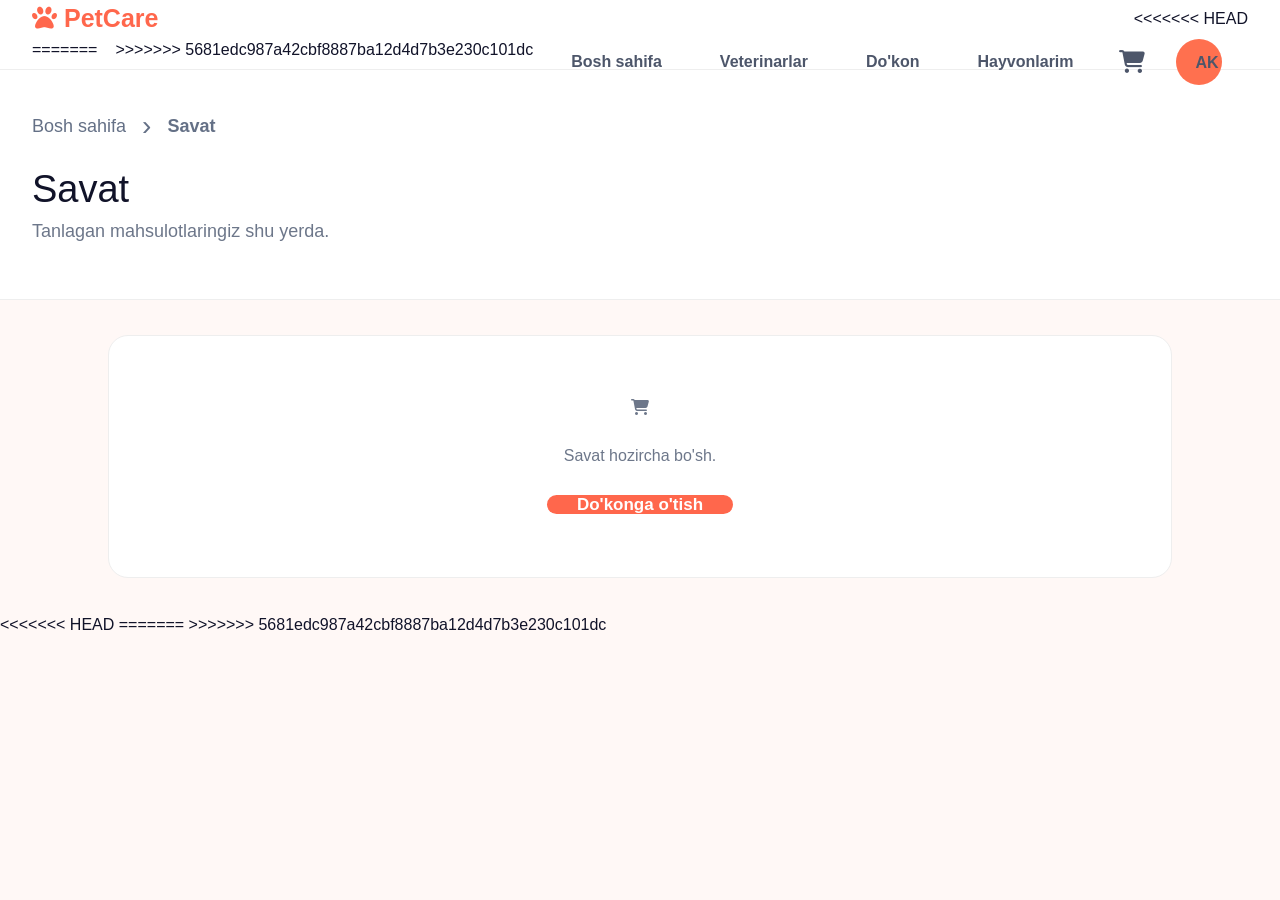
<file: cart.html>
<!doctype html>
<html lang="uz">
  <head>
    <meta charset="UTF-8" />
    <meta name="viewport" content="width=device-width,initial-scale=1" />
    <title>Savat — PetCare</title>
    <link
      href="https://cdn.jsdelivr.net/npm/bootstrap@5.3.3/dist/css/bootstrap.min.css"
      rel="stylesheet"
    />
    <link rel="stylesheet" href="shop.css" />
    <style>
      .cart-wrap {
        max-width: 1100px;
        margin: auto;
        padding: 35px 18px;
      }
      .cart-list {
        display: grid;
        gap: 15px;
      }
      .cart-item {
        background: #fff;
        border: 1px solid #eee;
        border-radius: 20px;
        padding: 18px 22px;
        display: flex;
        justify-content: space-between;
        align-items: center;
      }
      .cart-item h3 {
        margin-bottom: 5px;
      }
      .qty {
        display: flex;
        gap: 10px;
        align-items: center;
      }
      .qty button,
      .remove {
        border: 0;
        border-radius: 12px;
        padding: 8px 12px;
        background: #f2f4f7;
      }
      .remove {
        color: #ff674c;
      }
      .summary {
        margin-top: 25px;
        background: #fff;
        border-radius: 20px;
        padding: 22px;
        border: 1px solid #eee;
        display: flex;
        justify-content: space-between;
        align-items: center;
      }
      .checkout {
        border: 0;
        background: #ff674c;
        color: #fff;
        padding: 13px 25px;
        border-radius: 24px;
        font-weight: 900;
        font: inherit;
      }
      .empty-cart {
        text-align: center;
        background: #fff;
        border: 1px solid #eee;
        border-radius: 20px;
        padding: 60px;
        color: #6d778a;
      }
    </style>
    <link
      rel="stylesheet"
      href="https://cdnjs.cloudflare.com/ajax/libs/font-awesome/6.5.1/css/all.min.css"
    />
  </head>
  <body>
    <header class="navbar">
      <a class="logo" href="index.html"
        ><i class="fa-solid fa-paw" aria-hidden="true"></i>
        <span>PetCare</span></a
      >
<<<<<<< HEAD
      <input type="checkbox" id="nav-toggle" class="nav-toggle" aria-hidden="true"><label for="nav-toggle" class="hamburger" aria-label="Menyu"><span></span><span></span><span></span></label><nav>
=======
      <nav>
>>>>>>> 5681edc987a42cbf8887ba12d4d7b3e230c101dc
        <a href="index.html">Bosh sahifa</a><a href="vets.html">Veterinarlar</a
        ><a href="shop.html">Do'kon</a><a href="pets.html">Hayvonlarim</a>
      </nav>
      <div class="nav-actions">
        <a class="nav-icon" href="cart.html"
          ><i class="fa-solid fa-cart-shopping" aria-hidden="true"></i></a
        ><a class="avatar" href="profile.html">AK</a>
      </div>
    </header>
    <section class="top container-fluid">
      <div class="crumb">
        <a href="index.html">Bosh sahifa</a><span>›</span><b>Savat</b>
      </div>
      <h1>Savat</h1>
      <p class="subtitle">Tanlagan mahsulotlaringiz shu yerda.</p>
    </section>
    <main class="cart-wrap container">
      <div id="list" class="cart-list"></div>
      <div id="empty" class="empty-cart">
        <i class="fa-solid fa-cart-shopping" aria-hidden="true"></i
        ><br /><br />Savat hozircha bo'sh.<br /><br /><a
          class="search-btn"
          href="shop.html"
          >Do'konga o'tish</a
        >
      </div>
      <div id="summary" class="summary">
        <div>
          <small>Jami</small>
          <h2 id="total">0 so'm</h2>
        </div>
        <button class="checkout" id="checkout">Buyurtma berish</button>
      </div>
    </main>
<<<<<<< HEAD
=======
    <script>
      const list = document.getElementById("list");
      const empty = document.getElementById("empty");
      const summary = document.getElementById("summary");
      const total = document.getElementById("total");
      const checkoutBtn = document.getElementById("checkout");

      let cart = JSON.parse(localStorage.getItem("petcareCart") || "[]");

      function money(n) {
        return Number(n || 0).toLocaleString("uz-UZ") + " so'm";
      }

      function render() {
        list.innerHTML = "";
        let sum = 0;

        cart.forEach((p, i) => {
          const price = Number(p.price) || 0;
          const qty = Math.max(1, Number(p.qty) || 1);
          p.price = price;
          p.qty = qty;
          sum += price * qty;

          const item = document.createElement("div");
          item.className = "cart-item";
          item.innerHTML = `
      <div>
        <h3>${p.name}</h3>
        <p>${money(price)}</p>
      </div>
      <div class="qty">
        <button type="button" data-i="${i}" class="minus">−</button>
        <b>${qty}</b>
        <button type="button" data-i="${i}" class="plus">+</button>
        <button type="button" data-i="${i}" class="remove">Olib tashlash</button>
      </div>
    `;
          list.appendChild(item);
        });

        total.textContent = money(sum);
        empty.style.display = cart.length ? "none" : "block";
        summary.style.display = cart.length ? "flex" : "none";

        document.querySelectorAll(".minus").forEach((btn) => {
          btn.onclick = () => change(Number(btn.dataset.i), -1);
        });

        document.querySelectorAll(".plus").forEach((btn) => {
          btn.onclick = () => change(Number(btn.dataset.i), 1);
        });

        document.querySelectorAll(".remove").forEach((btn) => {
          btn.onclick = () => {
            cart.splice(Number(btn.dataset.i), 1);
            save();
          };
        });
      }

      function change(index, delta) {
        if (!cart[index]) return;
        cart[index].qty += delta;

        if (cart[index].qty <= 0) {
          cart.splice(index, 1);
        }

        save();
      }

      function save() {
        localStorage.setItem("petcareCart", JSON.stringify(cart));
        render();
      }

      checkoutBtn.addEventListener("click", () => {
        alert("Buyurtmangiz qabul qilish uchun tayyor!");
      });

      render();
    </script>
    <script src="https://cdn.jsdelivr.net/npm/bootstrap@5.3.3/dist/js/bootstrap.bundle.min.js"></script>
>>>>>>> 5681edc987a42cbf8887ba12d4d7b3e230c101dc
  </body>
</html>
</file>
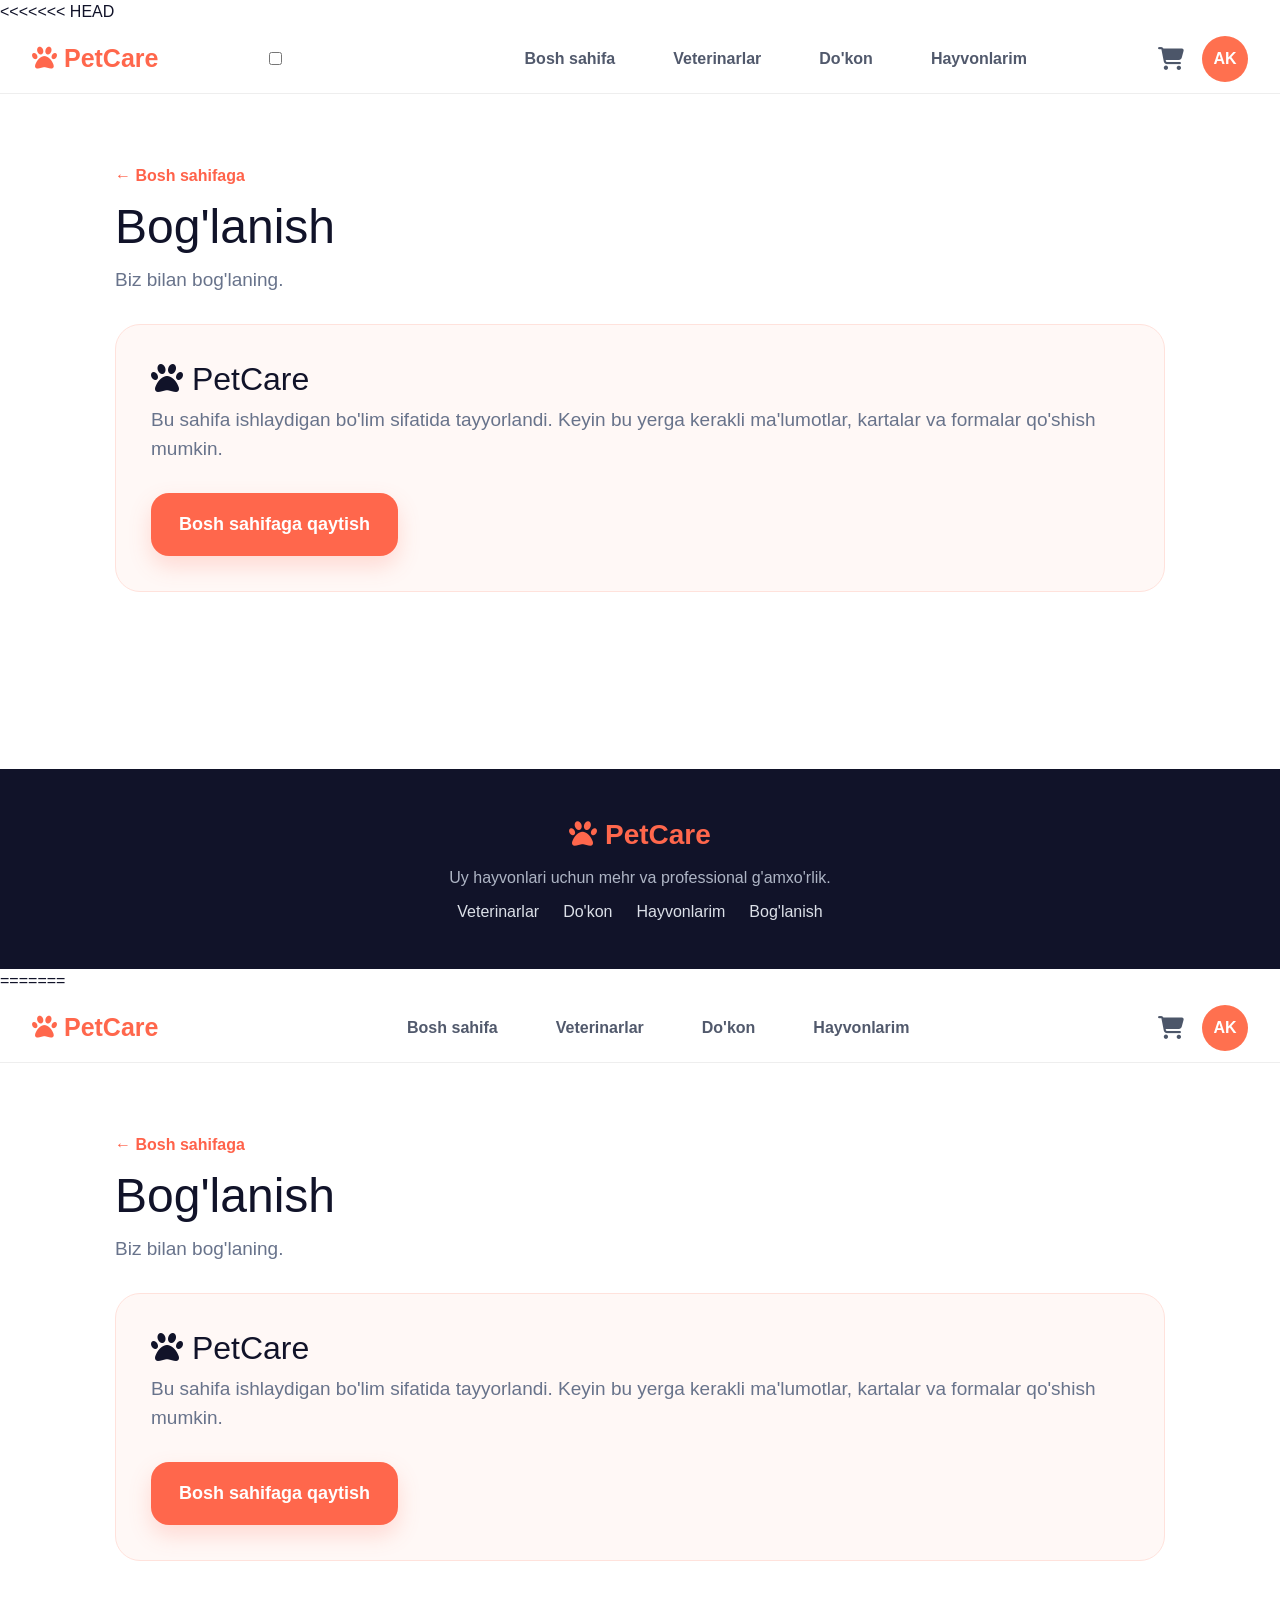
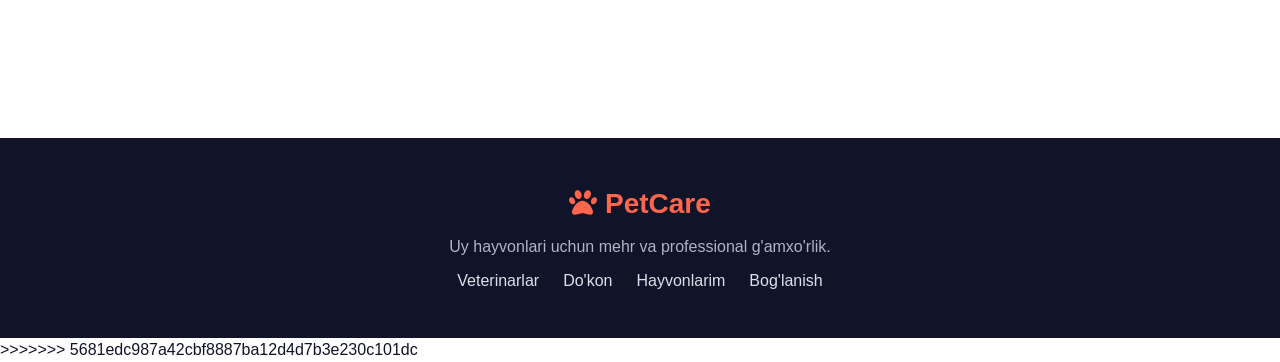
<file: contact.html>
<<<<<<< HEAD
<!doctype html><html lang="uz"><head><meta charset="UTF-8"><meta name="viewport" content="width=device-width,initial-scale=1.0"><title>Bog'lanish — PetCare</title><link href="https://cdn.jsdelivr.net/npm/bootstrap@5.3.3/dist/css/bootstrap.min.css" rel="stylesheet"><link rel="stylesheet" href="style.css"><style>.page{max-width:1100px;margin:auto;min-height:75vh;padding:70px 25px}.page h1{font-size:48px;margin:10px 0}.page p{font-size:19px;color:#68738b;margin-bottom:30px}.box{background:#fff8f6;border:1px solid #ffe2dc;border-radius:25px;padding:35px;margin:25px 0}.back{color:#ff624a;font-weight:900}</style>  <link rel="stylesheet" href="https://cdnjs.cloudflare.com/ajax/libs/font-awesome/6.5.1/css/all.min.css">
</head><body><header class="navbar"><a class="logo" href="index.html"><i class="fa-solid fa-paw" aria-hidden="true"></i> <span>PetCare</span></a><input type="checkbox" id="nav-toggle" class="nav-toggle" aria-hidden="true"><label for="nav-toggle" class="hamburger" aria-label="Menyu"><span></span><span></span><span></span></label><nav><a href="index.html">Bosh sahifa</a><a href="vets.html">Veterinarlar</a><a href="shop.html">Do'kon</a><a href="pets.html">Hayvonlarim</a></nav><div class="nav-actions"><a class="icon" href="cart.html"><i class="fa-solid fa-cart-shopping" aria-hidden="true"></i></a><a class="avatar" href="profile.html">AK</a></div></header><main class="page container"><a class="back" href="index.html">← Bosh sahifaga</a><h1>Bog'lanish</h1><p>Biz bilan bog'laning.</p><div class="box"><h2><i class="fa-solid fa-paw" aria-hidden="true"></i> PetCare</h2><p>Bu sahifa ishlaydigan bo'lim sifatida tayyorlandi. Keyin bu yerga kerakli ma'lumotlar, kartalar va formalar qo'shish mumkin.</p><a class="btn primary" href="index.html">Bosh sahifaga qaytish</a></div></main><footer><b><i class="fa-solid fa-paw" aria-hidden="true"></i> PetCare</b><p>Uy hayvonlari uchun mehr va professional g'amxo'rlik.</p><div><a href="vets.html">Veterinarlar</a><a href="shop.html">Do'kon</a><a href="pets.html">Hayvonlarim</a><a href="contact.html">Bog'lanish</a></div></footer>
</body></html>
=======
<!doctype html>
<html lang="uz">
  <head>
    <meta charset="UTF-8" />
    <meta name="viewport" content="width=device-width,initial-scale=1.0" />
    <title>Bog'lanish — PetCare</title>
    <link
      href="https://cdn.jsdelivr.net/npm/bootstrap@5.3.3/dist/css/bootstrap.min.css"
      rel="stylesheet"
    />
    <link rel="stylesheet" href="style.css" />
    <style>
      .page {
        max-width: 1100px;
        margin: auto;
        min-height: 75vh;
        padding: 70px 25px;
      }
      .page h1 {
        font-size: 48px;
        margin: 10px 0;
      }
      .page p {
        font-size: 19px;
        color: #68738b;
        margin-bottom: 30px;
      }
      .box {
        background: #fff8f6;
        border: 1px solid #ffe2dc;
        border-radius: 25px;
        padding: 35px;
        margin: 25px 0;
      }
      .back {
        color: #ff624a;
        font-weight: 900;
      }
    </style>
    <link
      rel="stylesheet"
      href="https://cdnjs.cloudflare.com/ajax/libs/font-awesome/6.5.1/css/all.min.css"
    />
  </head>
  <body>
    <header class="navbar">
      <a class="logo" href="index.html"
        ><i class="fa-solid fa-paw" aria-hidden="true"></i>
        <span>PetCare</span></a
      >
      <nav>
        <a href="index.html">Bosh sahifa</a><a href="vets.html">Veterinarlar</a
        ><a href="shop.html">Do'kon</a><a href="pets.html">Hayvonlarim</a>
      </nav>
      <div class="nav-actions">
        <a class="icon" href="cart.html"
          ><i class="fa-solid fa-cart-shopping" aria-hidden="true"></i></a
        ><a class="avatar" href="profile.html">AK</a>
      </div>
    </header>
    <main class="page container">
      <a class="back" href="index.html">← Bosh sahifaga</a>
      <h1>Bog'lanish</h1>
      <p>Biz bilan bog'laning.</p>
      <div class="box">
        <h2><i class="fa-solid fa-paw" aria-hidden="true"></i> PetCare</h2>
        <p>
          Bu sahifa ishlaydigan bo'lim sifatida tayyorlandi. Keyin bu yerga
          kerakli ma'lumotlar, kartalar va formalar qo'shish mumkin.
        </p>
        <a class="btn primary" href="index.html">Bosh sahifaga qaytish</a>
      </div>
    </main>
    <footer>
      <b><i class="fa-solid fa-paw" aria-hidden="true"></i> PetCare</b>
      <p>Uy hayvonlari uchun mehr va professional g'amxo'rlik.</p>
      <div>
        <a href="vets.html">Veterinarlar</a><a href="shop.html">Do'kon</a
        ><a href="pets.html">Hayvonlarim</a
        ><a href="contact.html">Bog'lanish</a>
      </div>
    </footer>
    <script src="https://cdn.jsdelivr.net/npm/bootstrap@5.3.3/dist/js/bootstrap.bundle.min.js"></script>
  </body>
</html>
>>>>>>> 5681edc987a42cbf8887ba12d4d7b3e230c101dc
</file>
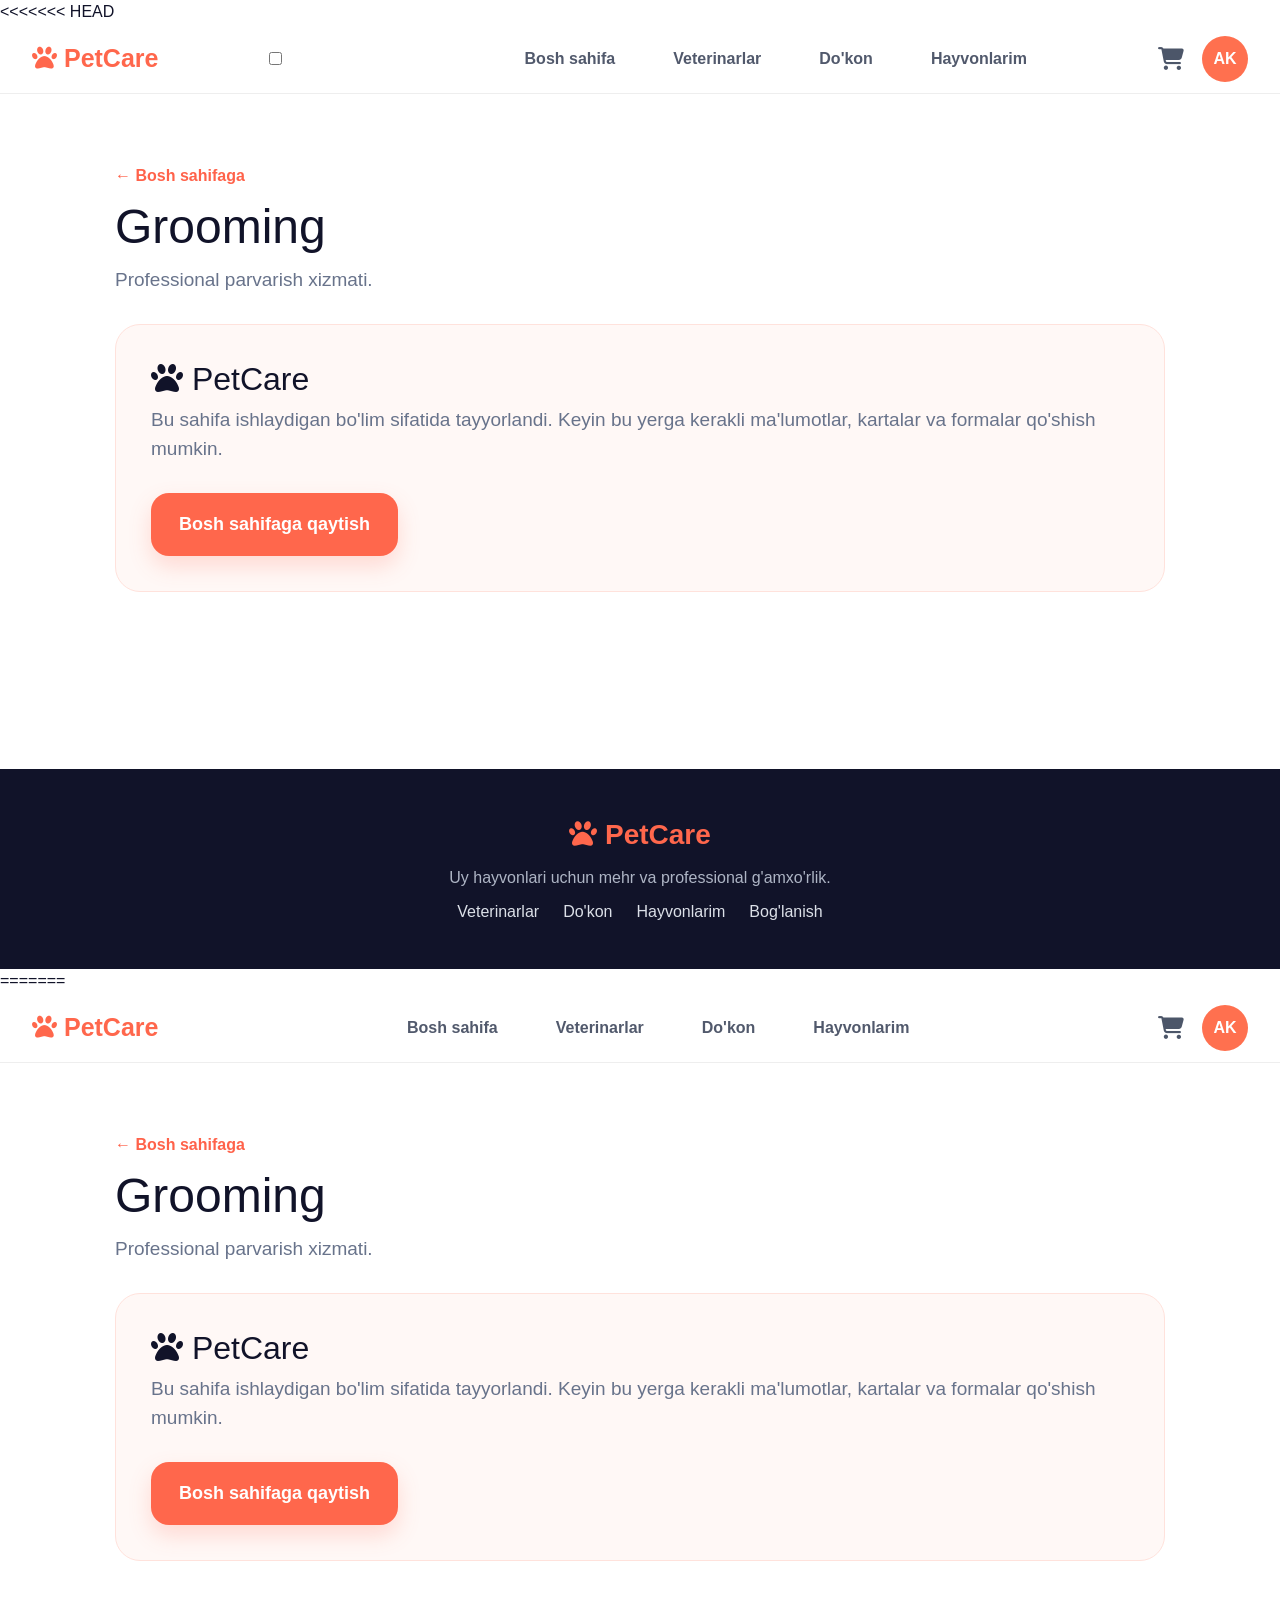
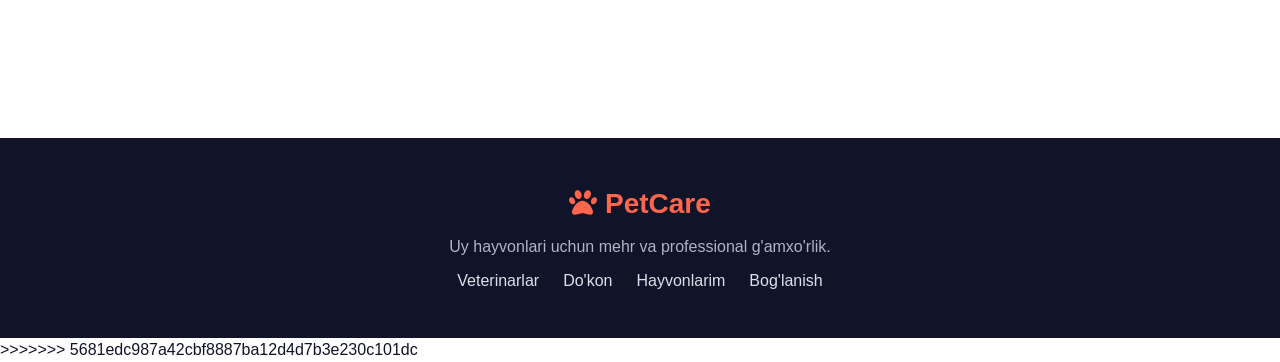
<file: grooming.html>
<<<<<<< HEAD
<!doctype html><html lang="uz"><head><meta charset="UTF-8"><meta name="viewport" content="width=device-width,initial-scale=1.0"><title>Grooming — PetCare</title><link href="https://cdn.jsdelivr.net/npm/bootstrap@5.3.3/dist/css/bootstrap.min.css" rel="stylesheet"><link rel="stylesheet" href="style.css"><style>.page{max-width:1100px;margin:auto;min-height:75vh;padding:70px 25px}.page h1{font-size:48px;margin:10px 0}.page p{font-size:19px;color:#68738b;margin-bottom:30px}.box{background:#fff8f6;border:1px solid #ffe2dc;border-radius:25px;padding:35px;margin:25px 0}.back{color:#ff624a;font-weight:900}</style>  <link rel="stylesheet" href="https://cdnjs.cloudflare.com/ajax/libs/font-awesome/6.5.1/css/all.min.css">
</head><body><header class="navbar"><a class="logo" href="index.html"><i class="fa-solid fa-paw" aria-hidden="true"></i> <span>PetCare</span></a><input type="checkbox" id="nav-toggle" class="nav-toggle" aria-hidden="true"><label for="nav-toggle" class="hamburger" aria-label="Menyu"><span></span><span></span><span></span></label><nav><a href="index.html">Bosh sahifa</a><a href="vets.html">Veterinarlar</a><a href="shop.html">Do'kon</a><a href="pets.html">Hayvonlarim</a></nav><div class="nav-actions"><a class="icon" href="cart.html"><i class="fa-solid fa-cart-shopping" aria-hidden="true"></i></a><a class="avatar" href="profile.html">AK</a></div></header><main class="page container"><a class="back" href="index.html">← Bosh sahifaga</a><h1>Grooming</h1><p>Professional parvarish xizmati.</p><div class="box"><h2><i class="fa-solid fa-paw" aria-hidden="true"></i> PetCare</h2><p>Bu sahifa ishlaydigan bo'lim sifatida tayyorlandi. Keyin bu yerga kerakli ma'lumotlar, kartalar va formalar qo'shish mumkin.</p><a class="btn primary" href="index.html">Bosh sahifaga qaytish</a></div></main><footer><b><i class="fa-solid fa-paw" aria-hidden="true"></i> PetCare</b><p>Uy hayvonlari uchun mehr va professional g'amxo'rlik.</p><div><a href="vets.html">Veterinarlar</a><a href="shop.html">Do'kon</a><a href="pets.html">Hayvonlarim</a><a href="contact.html">Bog'lanish</a></div></footer>
</body></html>
=======
<!doctype html>
<html lang="uz">
  <head>
    <meta charset="UTF-8" />
    <meta name="viewport" content="width=device-width,initial-scale=1.0" />
    <title>Grooming — PetCare</title>
    <link
      href="https://cdn.jsdelivr.net/npm/bootstrap@5.3.3/dist/css/bootstrap.min.css"
      rel="stylesheet"
    />
    <link rel="stylesheet" href="style.css" />
    <style>
      .page {
        max-width: 1100px;
        margin: auto;
        min-height: 75vh;
        padding: 70px 25px;
      }
      .page h1 {
        font-size: 48px;
        margin: 10px 0;
      }
      .page p {
        font-size: 19px;
        color: #68738b;
        margin-bottom: 30px;
      }
      .box {
        background: #fff8f6;
        border: 1px solid #ffe2dc;
        border-radius: 25px;
        padding: 35px;
        margin: 25px 0;
      }
      .back {
        color: #ff624a;
        font-weight: 900;
      }
    </style>
    <link
      rel="stylesheet"
      href="https://cdnjs.cloudflare.com/ajax/libs/font-awesome/6.5.1/css/all.min.css"
    />
  </head>
  <body>
    <header class="navbar">
      <a class="logo" href="index.html"
        ><i class="fa-solid fa-paw" aria-hidden="true"></i>
        <span>PetCare</span></a
      >
      <nav>
        <a href="index.html">Bosh sahifa</a><a href="vets.html">Veterinarlar</a
        ><a href="shop.html">Do'kon</a><a href="pets.html">Hayvonlarim</a>
      </nav>
      <div class="nav-actions">
        <a class="icon" href="cart.html"
          ><i class="fa-solid fa-cart-shopping" aria-hidden="true"></i></a
        ><a class="avatar" href="profile.html">AK</a>
      </div>
    </header>
    <main class="page container">
      <a class="back" href="index.html">← Bosh sahifaga</a>
      <h1>Grooming</h1>
      <p>Professional parvarish xizmati.</p>
      <div class="box">
        <h2><i class="fa-solid fa-paw" aria-hidden="true"></i> PetCare</h2>
        <p>
          Bu sahifa ishlaydigan bo'lim sifatida tayyorlandi. Keyin bu yerga
          kerakli ma'lumotlar, kartalar va formalar qo'shish mumkin.
        </p>
        <a class="btn primary" href="index.html">Bosh sahifaga qaytish</a>
      </div>
    </main>
    <footer>
      <b><i class="fa-solid fa-paw" aria-hidden="true"></i> PetCare</b>
      <p>Uy hayvonlari uchun mehr va professional g'amxo'rlik.</p>
      <div>
        <a href="vets.html">Veterinarlar</a><a href="shop.html">Do'kon</a
        ><a href="pets.html">Hayvonlarim</a
        ><a href="contact.html">Bog'lanish</a>
      </div>
    </footer>
    <script src="https://cdn.jsdelivr.net/npm/bootstrap@5.3.3/dist/js/bootstrap.bundle.min.js"></script>
  </body>
</html>
>>>>>>> 5681edc987a42cbf8887ba12d4d7b3e230c101dc
</file>
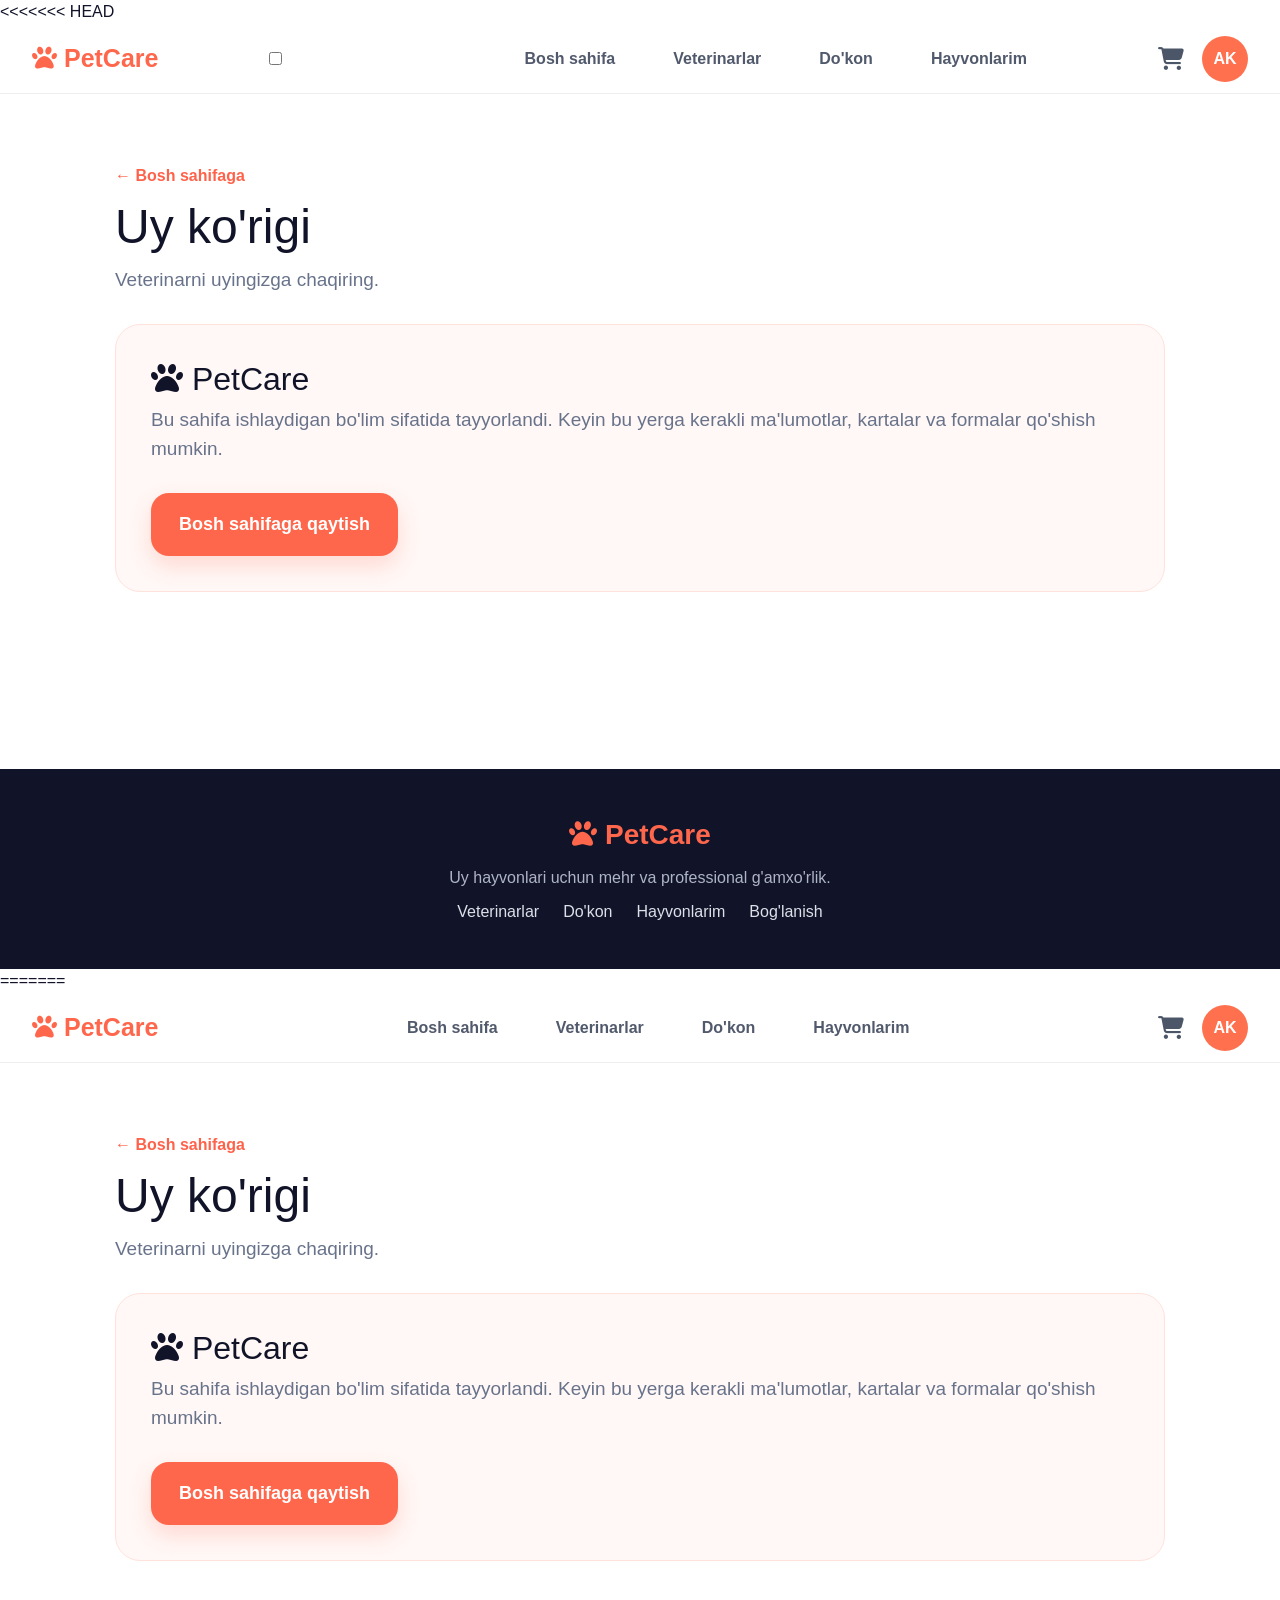
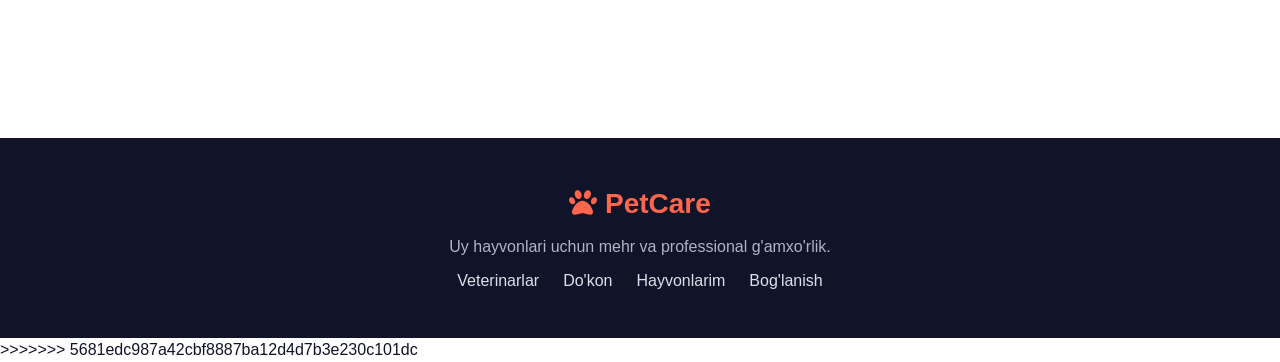
<file: home-vet.html>
<<<<<<< HEAD
<!doctype html><html lang="uz"><head><meta charset="UTF-8"><meta name="viewport" content="width=device-width,initial-scale=1.0"><title>Uy ko'rigi — PetCare</title><link href="https://cdn.jsdelivr.net/npm/bootstrap@5.3.3/dist/css/bootstrap.min.css" rel="stylesheet"><link rel="stylesheet" href="style.css"><style>.page{max-width:1100px;margin:auto;min-height:75vh;padding:70px 25px}.page h1{font-size:48px;margin:10px 0}.page p{font-size:19px;color:#68738b;margin-bottom:30px}.box{background:#fff8f6;border:1px solid #ffe2dc;border-radius:25px;padding:35px;margin:25px 0}.back{color:#ff624a;font-weight:900}</style>  <link rel="stylesheet" href="https://cdnjs.cloudflare.com/ajax/libs/font-awesome/6.5.1/css/all.min.css">
</head><body><header class="navbar"><a class="logo" href="index.html"><i class="fa-solid fa-paw" aria-hidden="true"></i> <span>PetCare</span></a><input type="checkbox" id="nav-toggle" class="nav-toggle" aria-hidden="true"><label for="nav-toggle" class="hamburger" aria-label="Menyu"><span></span><span></span><span></span></label><nav><a href="index.html">Bosh sahifa</a><a href="vets.html">Veterinarlar</a><a href="shop.html">Do'kon</a><a href="pets.html">Hayvonlarim</a></nav><div class="nav-actions"><a class="icon" href="cart.html"><i class="fa-solid fa-cart-shopping" aria-hidden="true"></i></a><a class="avatar" href="profile.html">AK</a></div></header><main class="page container"><a class="back" href="index.html">← Bosh sahifaga</a><h1>Uy ko'rigi</h1><p>Veterinarni uyingizga chaqiring.</p><div class="box"><h2><i class="fa-solid fa-paw" aria-hidden="true"></i> PetCare</h2><p>Bu sahifa ishlaydigan bo'lim sifatida tayyorlandi. Keyin bu yerga kerakli ma'lumotlar, kartalar va formalar qo'shish mumkin.</p><a class="btn primary" href="index.html">Bosh sahifaga qaytish</a></div></main><footer><b><i class="fa-solid fa-paw" aria-hidden="true"></i> PetCare</b><p>Uy hayvonlari uchun mehr va professional g'amxo'rlik.</p><div><a href="vets.html">Veterinarlar</a><a href="shop.html">Do'kon</a><a href="pets.html">Hayvonlarim</a><a href="contact.html">Bog'lanish</a></div></footer>
</body></html>
=======
<!doctype html>
<html lang="uz">
  <head>
    <meta charset="UTF-8" />
    <meta name="viewport" content="width=device-width,initial-scale=1.0" />
    <title>Uy ko'rigi — PetCare</title>
    <link
      href="https://cdn.jsdelivr.net/npm/bootstrap@5.3.3/dist/css/bootstrap.min.css"
      rel="stylesheet"
    />
    <link rel="stylesheet" href="style.css" />
    <style>
      .page {
        max-width: 1100px;
        margin: auto;
        min-height: 75vh;
        padding: 70px 25px;
      }
      .page h1 {
        font-size: 48px;
        margin: 10px 0;
      }
      .page p {
        font-size: 19px;
        color: #68738b;
        margin-bottom: 30px;
      }
      .box {
        background: #fff8f6;
        border: 1px solid #ffe2dc;
        border-radius: 25px;
        padding: 35px;
        margin: 25px 0;
      }
      .back {
        color: #ff624a;
        font-weight: 900;
      }
    </style>
    <link
      rel="stylesheet"
      href="https://cdnjs.cloudflare.com/ajax/libs/font-awesome/6.5.1/css/all.min.css"
    />
  </head>
  <body>
    <header class="navbar">
      <a class="logo" href="index.html"
        ><i class="fa-solid fa-paw" aria-hidden="true"></i>
        <span>PetCare</span></a
      >
      <nav>
        <a href="index.html">Bosh sahifa</a><a href="vets.html">Veterinarlar</a
        ><a href="shop.html">Do'kon</a><a href="pets.html">Hayvonlarim</a>
      </nav>
      <div class="nav-actions">
        <a class="icon" href="cart.html"
          ><i class="fa-solid fa-cart-shopping" aria-hidden="true"></i></a
        ><a class="avatar" href="profile.html">AK</a>
      </div>
    </header>
    <main class="page container">
      <a class="back" href="index.html">← Bosh sahifaga</a>
      <h1>Uy ko'rigi</h1>
      <p>Veterinarni uyingizga chaqiring.</p>
      <div class="box">
        <h2><i class="fa-solid fa-paw" aria-hidden="true"></i> PetCare</h2>
        <p>
          Bu sahifa ishlaydigan bo'lim sifatida tayyorlandi. Keyin bu yerga
          kerakli ma'lumotlar, kartalar va formalar qo'shish mumkin.
        </p>
        <a class="btn primary" href="index.html">Bosh sahifaga qaytish</a>
      </div>
    </main>
    <footer>
      <b><i class="fa-solid fa-paw" aria-hidden="true"></i> PetCare</b>
      <p>Uy hayvonlari uchun mehr va professional g'amxo'rlik.</p>
      <div>
        <a href="vets.html">Veterinarlar</a><a href="shop.html">Do'kon</a
        ><a href="pets.html">Hayvonlarim</a
        ><a href="contact.html">Bog'lanish</a>
      </div>
    </footer>
    <script src="https://cdn.jsdelivr.net/npm/bootstrap@5.3.3/dist/js/bootstrap.bundle.min.js"></script>
  </body>
</html>
>>>>>>> 5681edc987a42cbf8887ba12d4d7b3e230c101dc
</file>
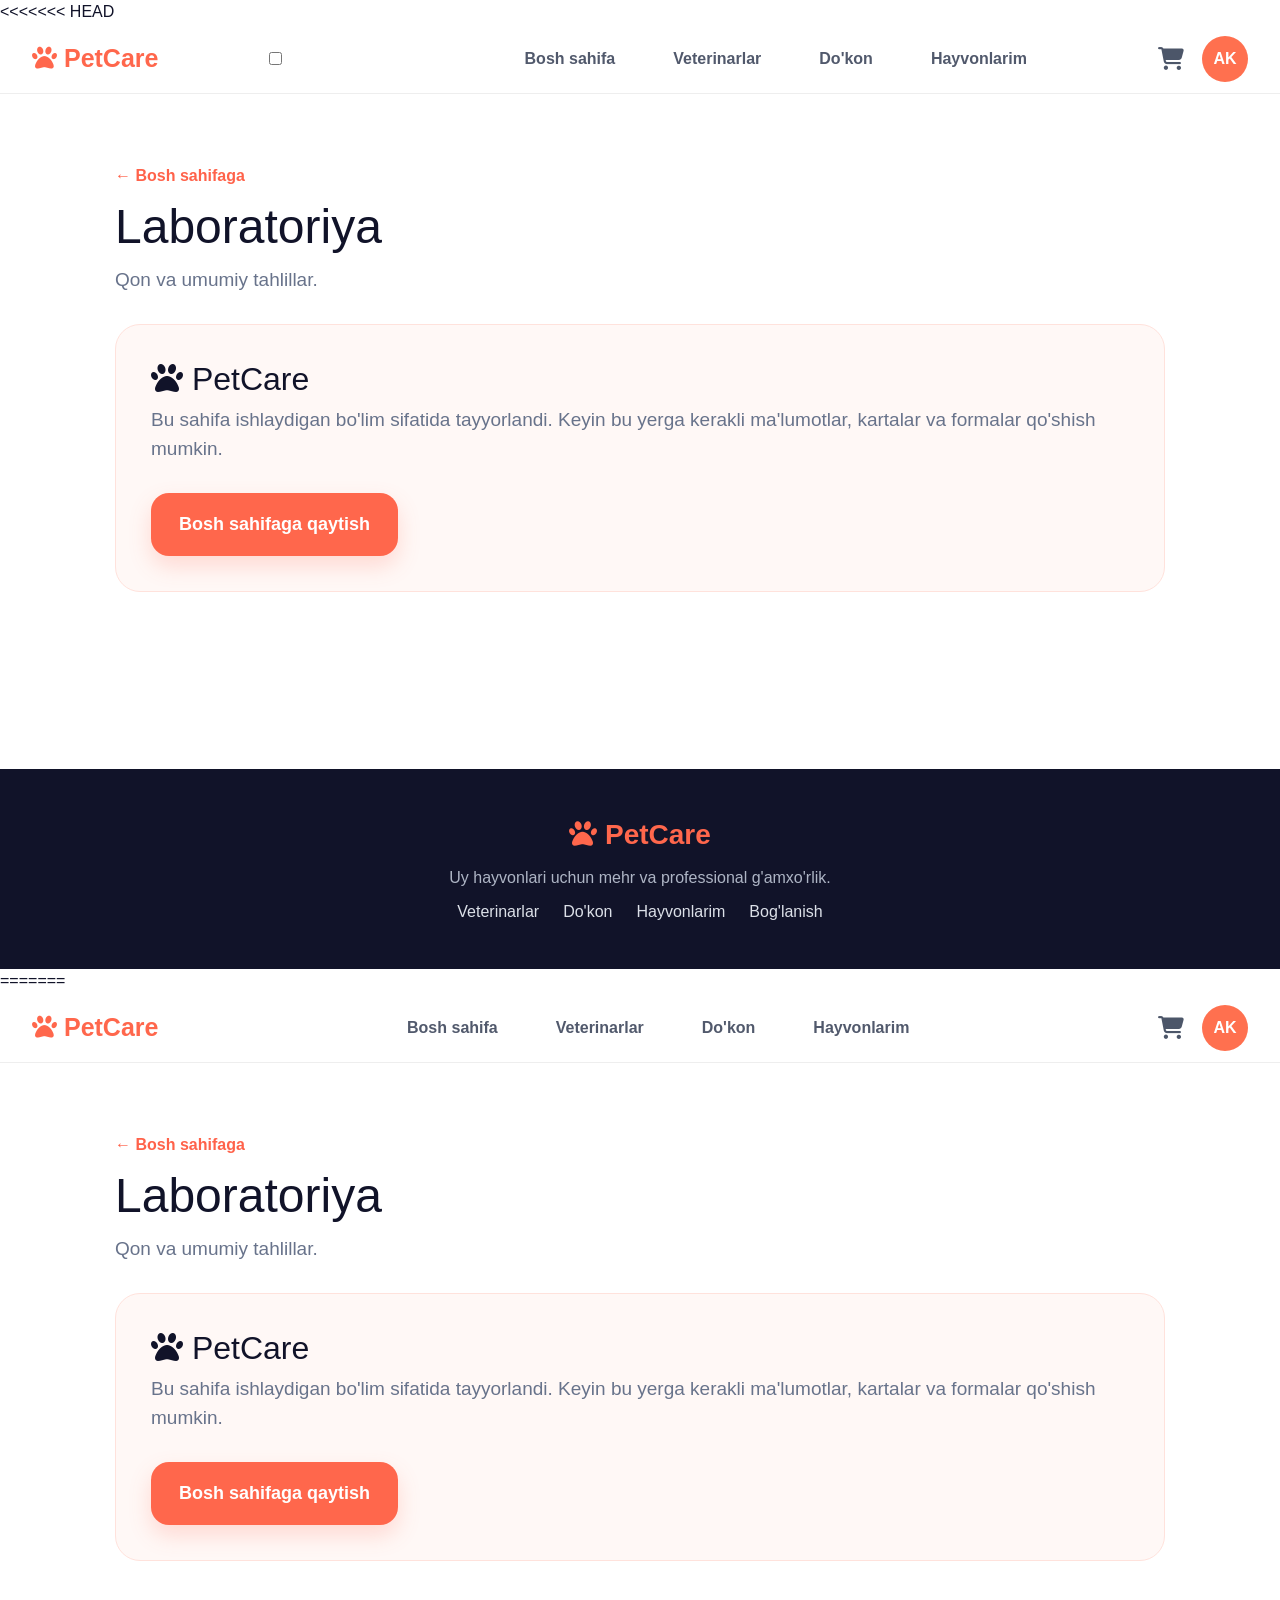
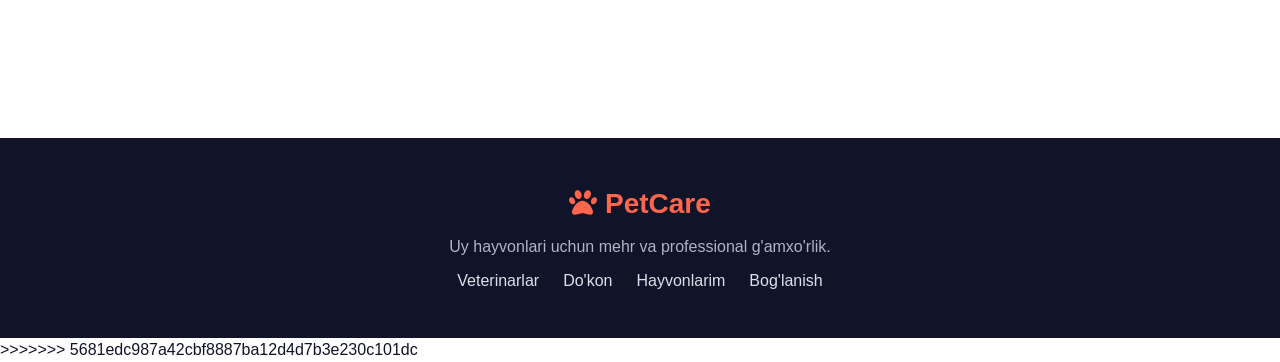
<file: lab.html>
<<<<<<< HEAD
<!doctype html><html lang="uz"><head><meta charset="UTF-8"><meta name="viewport" content="width=device-width,initial-scale=1.0"><title>Laboratoriya — PetCare</title><link href="https://cdn.jsdelivr.net/npm/bootstrap@5.3.3/dist/css/bootstrap.min.css" rel="stylesheet"><link rel="stylesheet" href="style.css"><style>.page{max-width:1100px;margin:auto;min-height:75vh;padding:70px 25px}.page h1{font-size:48px;margin:10px 0}.page p{font-size:19px;color:#68738b;margin-bottom:30px}.box{background:#fff8f6;border:1px solid #ffe2dc;border-radius:25px;padding:35px;margin:25px 0}.back{color:#ff624a;font-weight:900}</style>  <link rel="stylesheet" href="https://cdnjs.cloudflare.com/ajax/libs/font-awesome/6.5.1/css/all.min.css">
</head><body><header class="navbar"><a class="logo" href="index.html"><i class="fa-solid fa-paw" aria-hidden="true"></i> <span>PetCare</span></a><input type="checkbox" id="nav-toggle" class="nav-toggle" aria-hidden="true"><label for="nav-toggle" class="hamburger" aria-label="Menyu"><span></span><span></span><span></span></label><nav><a href="index.html">Bosh sahifa</a><a href="vets.html">Veterinarlar</a><a href="shop.html">Do'kon</a><a href="pets.html">Hayvonlarim</a></nav><div class="nav-actions"><a class="icon" href="cart.html"><i class="fa-solid fa-cart-shopping" aria-hidden="true"></i></a><a class="avatar" href="profile.html">AK</a></div></header><main class="page container"><a class="back" href="index.html">← Bosh sahifaga</a><h1>Laboratoriya</h1><p>Qon va umumiy tahlillar.</p><div class="box"><h2><i class="fa-solid fa-paw" aria-hidden="true"></i> PetCare</h2><p>Bu sahifa ishlaydigan bo'lim sifatida tayyorlandi. Keyin bu yerga kerakli ma'lumotlar, kartalar va formalar qo'shish mumkin.</p><a class="btn primary" href="index.html">Bosh sahifaga qaytish</a></div></main><footer><b><i class="fa-solid fa-paw" aria-hidden="true"></i> PetCare</b><p>Uy hayvonlari uchun mehr va professional g'amxo'rlik.</p><div><a href="vets.html">Veterinarlar</a><a href="shop.html">Do'kon</a><a href="pets.html">Hayvonlarim</a><a href="contact.html">Bog'lanish</a></div></footer>
</body></html>
=======
<!doctype html>
<html lang="uz">
  <head>
    <meta charset="UTF-8" />
    <meta name="viewport" content="width=device-width,initial-scale=1.0" />
    <title>Laboratoriya — PetCare</title>
    <link
      href="https://cdn.jsdelivr.net/npm/bootstrap@5.3.3/dist/css/bootstrap.min.css"
      rel="stylesheet"
    />
    <link rel="stylesheet" href="style.css" />
    <style>
      .page {
        max-width: 1100px;
        margin: auto;
        min-height: 75vh;
        padding: 70px 25px;
      }
      .page h1 {
        font-size: 48px;
        margin: 10px 0;
      }
      .page p {
        font-size: 19px;
        color: #68738b;
        margin-bottom: 30px;
      }
      .box {
        background: #fff8f6;
        border: 1px solid #ffe2dc;
        border-radius: 25px;
        padding: 35px;
        margin: 25px 0;
      }
      .back {
        color: #ff624a;
        font-weight: 900;
      }
    </style>
    <link
      rel="stylesheet"
      href="https://cdnjs.cloudflare.com/ajax/libs/font-awesome/6.5.1/css/all.min.css"
    />
  </head>
  <body>
    <header class="navbar">
      <a class="logo" href="index.html"
        ><i class="fa-solid fa-paw" aria-hidden="true"></i>
        <span>PetCare</span></a
      >
      <nav>
        <a href="index.html">Bosh sahifa</a><a href="vets.html">Veterinarlar</a
        ><a href="shop.html">Do'kon</a><a href="pets.html">Hayvonlarim</a>
      </nav>
      <div class="nav-actions">
        <a class="icon" href="cart.html"
          ><i class="fa-solid fa-cart-shopping" aria-hidden="true"></i></a
        ><a class="avatar" href="profile.html">AK</a>
      </div>
    </header>
    <main class="page container">
      <a class="back" href="index.html">← Bosh sahifaga</a>
      <h1>Laboratoriya</h1>
      <p>Qon va umumiy tahlillar.</p>
      <div class="box">
        <h2><i class="fa-solid fa-paw" aria-hidden="true"></i> PetCare</h2>
        <p>
          Bu sahifa ishlaydigan bo'lim sifatida tayyorlandi. Keyin bu yerga
          kerakli ma'lumotlar, kartalar va formalar qo'shish mumkin.
        </p>
        <a class="btn primary" href="index.html">Bosh sahifaga qaytish</a>
      </div>
    </main>
    <footer>
      <b><i class="fa-solid fa-paw" aria-hidden="true"></i> PetCare</b>
      <p>Uy hayvonlari uchun mehr va professional g'amxo'rlik.</p>
      <div>
        <a href="vets.html">Veterinarlar</a><a href="shop.html">Do'kon</a
        ><a href="pets.html">Hayvonlarim</a
        ><a href="contact.html">Bog'lanish</a>
      </div>
    </footer>
    <script src="https://cdn.jsdelivr.net/npm/bootstrap@5.3.3/dist/js/bootstrap.bundle.min.js"></script>
  </body>
</html>
>>>>>>> 5681edc987a42cbf8887ba12d4d7b3e230c101dc
</file>
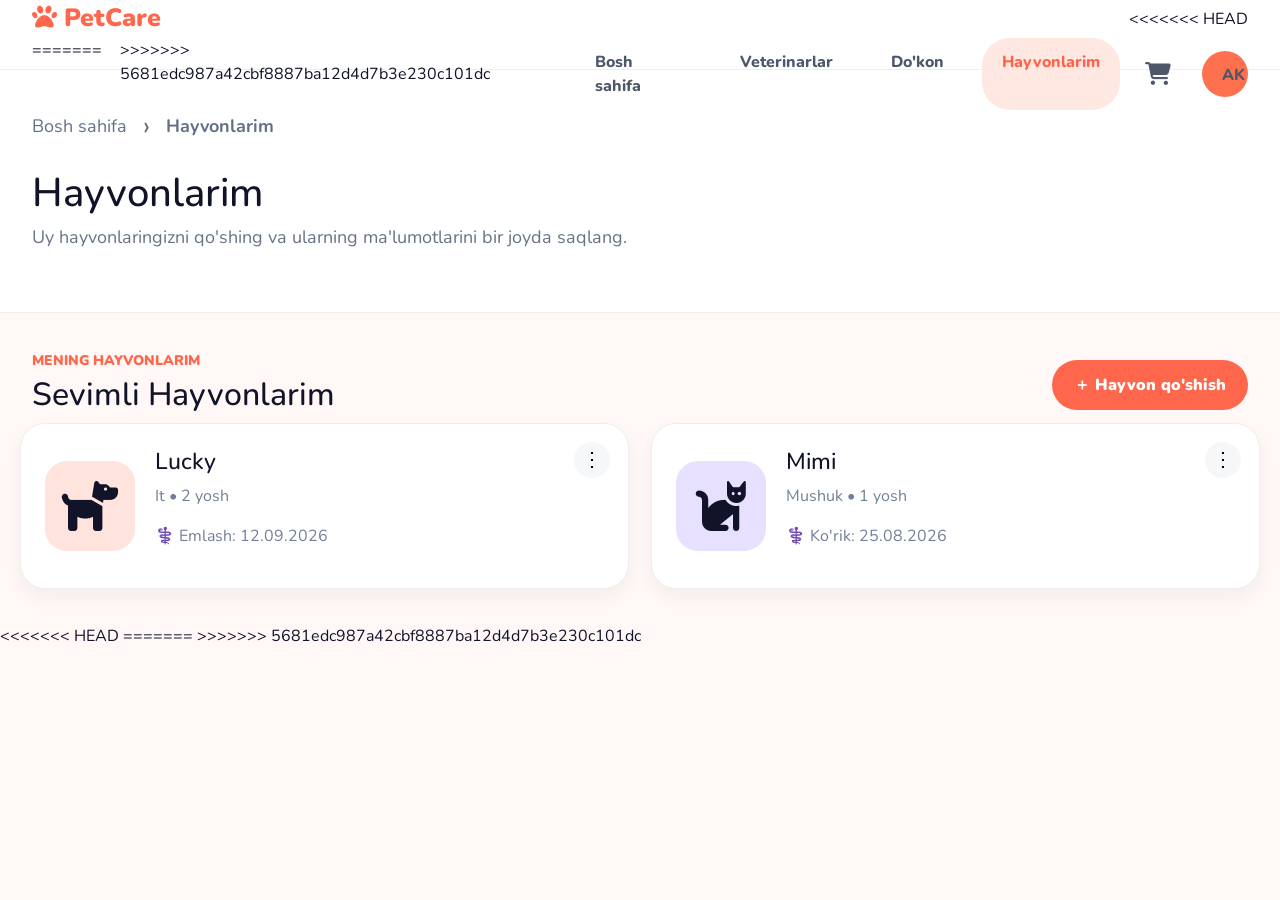
<file: pets.html>
<!doctype html>
<html lang="uz">
  <head>
    <meta charset="UTF-8" />
    <meta name="viewport" content="width=device-width,initial-scale=1.0" />
    <title>Hayvonlarim — PetCare</title>
    <link rel="preconnect" href="https://fonts.googleapis.com" />
    <link rel="preconnect" href="https://fonts.gstatic.com" crossorigin />
    <link
      href="https://fonts.googleapis.com/css2?family=Nunito:wght@400;600;700;800;900&display=swap"
      rel="stylesheet"
    />
    <link href="https://cdn.jsdelivr.net/npm/bootstrap@5.3.3/dist/css/bootstrap.min.css" rel="stylesheet"><link rel="stylesheet" href="pets.css" />
    <link rel="stylesheet" href="https://cdnjs.cloudflare.com/ajax/libs/font-awesome/6.5.1/css/all.min.css">
</head>
  <body>
    <header class="navbar">
      <a class="logo" href="index.html"><i class="fa-solid fa-paw" aria-hidden="true"></i> <span>PetCare</span></a>
<<<<<<< HEAD
      <input type="checkbox" id="nav-toggle" class="nav-toggle" aria-hidden="true"><label for="nav-toggle" class="hamburger" aria-label="Menyu"><span></span><span></span><span></span></label><nav>
=======
      <nav>
>>>>>>> 5681edc987a42cbf8887ba12d4d7b3e230c101dc
        <a href="index.html">Bosh sahifa</a><a href="vets.html">Veterinarlar</a
        ><a href="shop.html">Do'kon</a
        ><a class="active" href="pets.html">Hayvonlarim</a>
      </nav>
      <div class="nav-actions">
        <a class="nav-icon" href="cart.html"><i class="fa-solid fa-cart-shopping" aria-hidden="true"></i></a
        ><a class="avatar" href="profile.html">AK</a>
      </div>
    </header>
    <main>
      <section class="top container-fluid">
        <div class="crumb">
          <a href="index.html">Bosh sahifa</a><span>›</span><b>Hayvonlarim</b>
        </div>
        <h1>Hayvonlarim</h1>
        <p>
          Uy hayvonlaringizni qo'shing va ularning ma'lumotlarini bir joyda
          saqlang.
        </p>
      </section>
      <section class="pets-area container-fluid">
        <div class="head">
          <div>
            <span>MENING HAYVONLARIM</span>
            <h2>Sevimli Hayvonlarim</h2>
          </div>
          <button id="add">＋ Hayvon qo'shish</button>
        </div>
        <div class="pet-grid row g-4" id="petGrid">
          <article class="pet col-12 col-md-6">
            <div class="pet-icon"><i class="fa-solid fa-dog" aria-hidden="true"></i></div>
            <div>
              <h3>Lucky</h3>
              <p>It • 2 yosh</p>
              <p>⚕️ Emlash: 12.09.2026</p>
            </div>
            <button class="more">⋮</button>
          </article>
          <article class="pet col-12 col-md-6">
            <div class="pet-icon cat"><i class="fa-solid fa-cat" aria-hidden="true"></i></div>
            <div>
              <h3>Mimi</h3>
              <p>Mushuk • 1 yosh</p>
              <p>⚕️ Ko'rik: 25.08.2026</p>
            </div>
            <button class="more">⋮</button>
          </article>
        </div>
        <div class="empty" id="empty">Hali hayvon qo'shilmagan.</div>
      </section>
    </main>
    <div id="modal" class="modal">
      <div class="box">
        <button class="close" id="close">×</button>
        <h2>Hayvon qo'shish</h2>
        <input id="petName" placeholder="Hayvon nomi" /><select id="petType">
          <option>It</option>
          <option>Mushuk</option>
          <option>Qush</option>
          <option>Quyon</option>
          <option>Baliq</option></select
        ><input id="petAge" placeholder="Yoshi" /><button id="save">
          Saqlash
        </button>
      </div>
    </div>
<<<<<<< HEAD
=======
    <script>
      const modal = document.getElementById("modal");
      const addBtn = document.getElementById("add");
      const closeBtn = document.getElementById("close");
      const saveBtn = document.getElementById("save");
      const petGrid = document.getElementById("petGrid");
      const petName = document.getElementById("petName");
      const petType = document.getElementById("petType");
      const petAge = document.getElementById("petAge");

      addBtn.addEventListener("click", () => modal.classList.add("show"));
      closeBtn.addEventListener("click", () => modal.classList.remove("show"));

      modal.addEventListener("click", (event) => {
        if (event.target === modal) modal.classList.remove("show");
      });

      saveBtn.addEventListener("click", () => {
        const n = petName.value.trim();
        const t = petType.value;
        const a = petAge.value.trim();

        if (!n) {
          petName.focus();
          return;
        }

        const icons = {
          Mushuk: "<i class="fa-solid fa-cat" aria-hidden="true"></i>",
          Qush: "<i class="fa-solid fa-dove" aria-hidden="true"></i>",
          Quyon: "🐰",
          Baliq: "🐟",
          It: "<i class="fa-solid fa-dog" aria-hidden="true"></i>"
        };

        const card = document.createElement("article");
        card.className = "pet";
        card.innerHTML = `
          <div class="pet-icon">${icons[t] || "<i class="fa-solid fa-dog" aria-hidden="true"></i>"}</div>
          <div>
            <h3>${n}</h3>
            <p>${t} • ${a || "—"} yosh</p>
            <p>⚕️ Sog'liq nazorati</p>
          </div>
          <button class="more" type="button">⋮</button>
        `;

        petGrid.appendChild(card);
        modal.classList.remove("show");
        petName.value = "";
        petAge.value = "";
      });
    </script>
  <script src="https://cdn.jsdelivr.net/npm/bootstrap@5.3.3/dist/js/bootstrap.bundle.min.js"></script>
>>>>>>> 5681edc987a42cbf8887ba12d4d7b3e230c101dc
</body>
</html>
</file>
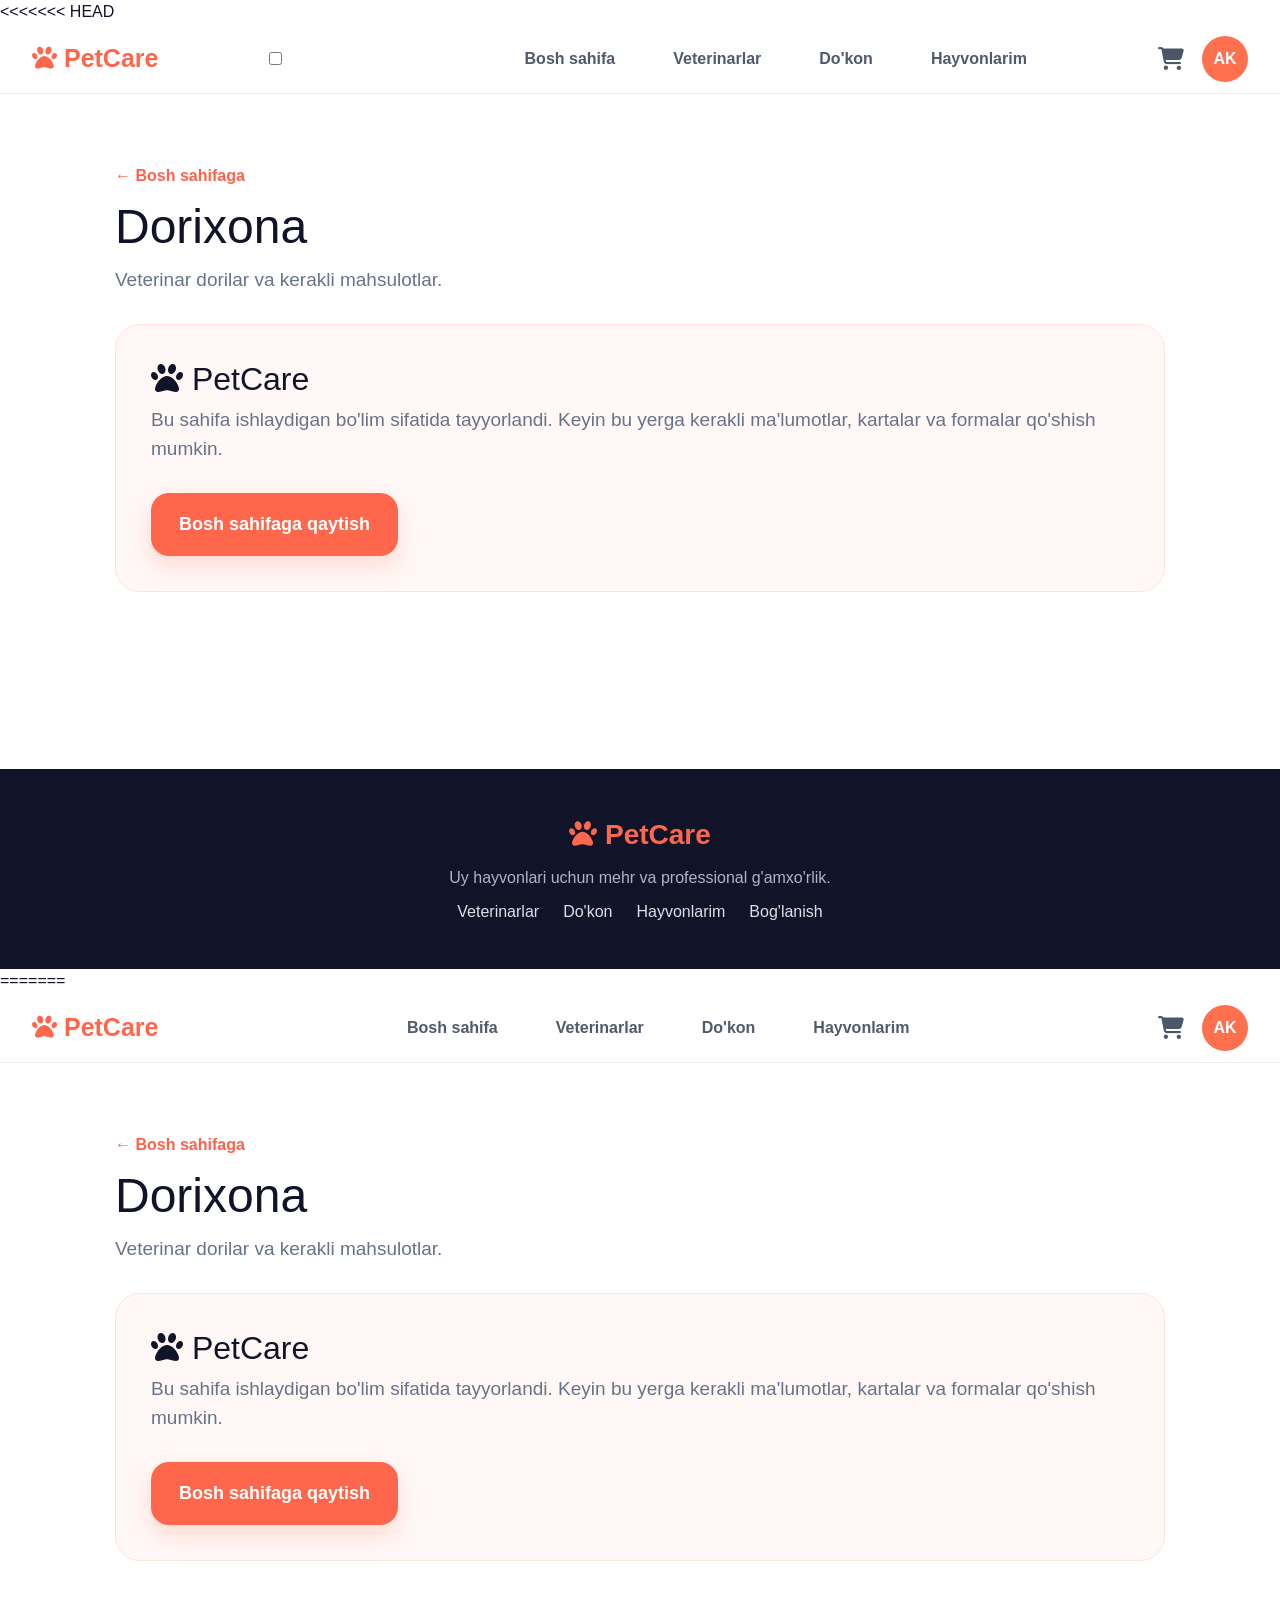
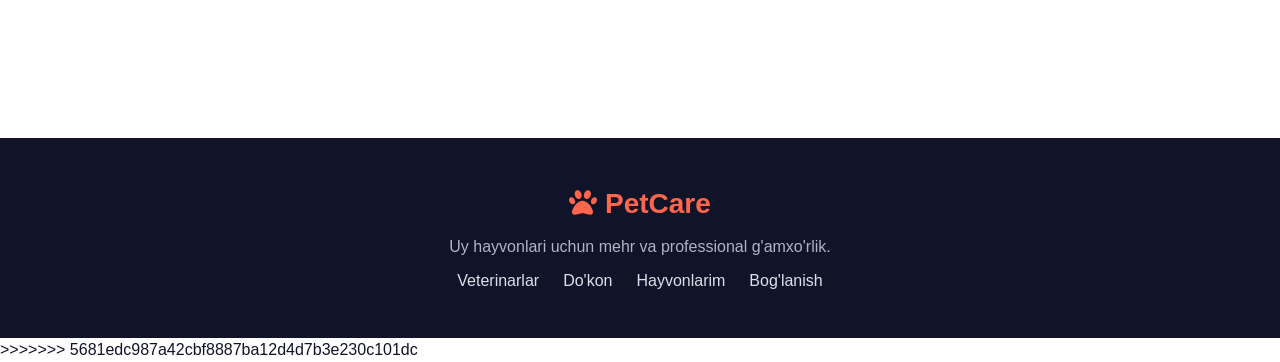
<file: pharmacy.html>
<<<<<<< HEAD
<!doctype html><html lang="uz"><head><meta charset="UTF-8"><meta name="viewport" content="width=device-width,initial-scale=1.0"><title>Dorixona — PetCare</title><link href="https://cdn.jsdelivr.net/npm/bootstrap@5.3.3/dist/css/bootstrap.min.css" rel="stylesheet"><link rel="stylesheet" href="style.css"><style>.page{max-width:1100px;margin:auto;min-height:75vh;padding:70px 25px}.page h1{font-size:48px;margin:10px 0}.page p{font-size:19px;color:#68738b;margin-bottom:30px}.box{background:#fff8f6;border:1px solid #ffe2dc;border-radius:25px;padding:35px;margin:25px 0}.back{color:#ff624a;font-weight:900}</style>  <link rel="stylesheet" href="https://cdnjs.cloudflare.com/ajax/libs/font-awesome/6.5.1/css/all.min.css">
</head><body><header class="navbar"><a class="logo" href="index.html"><i class="fa-solid fa-paw" aria-hidden="true"></i> <span>PetCare</span></a><input type="checkbox" id="nav-toggle" class="nav-toggle" aria-hidden="true"><label for="nav-toggle" class="hamburger" aria-label="Menyu"><span></span><span></span><span></span></label><nav><a href="index.html">Bosh sahifa</a><a href="vets.html">Veterinarlar</a><a href="shop.html">Do'kon</a><a href="pets.html">Hayvonlarim</a></nav><div class="nav-actions"><a class="icon" href="cart.html"><i class="fa-solid fa-cart-shopping" aria-hidden="true"></i></a><a class="avatar" href="profile.html">AK</a></div></header><main class="page container"><a class="back" href="index.html">← Bosh sahifaga</a><h1>Dorixona</h1><p>Veterinar dorilar va kerakli mahsulotlar.</p><div class="box"><h2><i class="fa-solid fa-paw" aria-hidden="true"></i> PetCare</h2><p>Bu sahifa ishlaydigan bo'lim sifatida tayyorlandi. Keyin bu yerga kerakli ma'lumotlar, kartalar va formalar qo'shish mumkin.</p><a class="btn primary" href="index.html">Bosh sahifaga qaytish</a></div></main><footer><b><i class="fa-solid fa-paw" aria-hidden="true"></i> PetCare</b><p>Uy hayvonlari uchun mehr va professional g'amxo'rlik.</p><div><a href="vets.html">Veterinarlar</a><a href="shop.html">Do'kon</a><a href="pets.html">Hayvonlarim</a><a href="contact.html">Bog'lanish</a></div></footer>
</body></html>
=======
<!doctype html>
<html lang="uz">
  <head>
    <meta charset="UTF-8" />
    <meta name="viewport" content="width=device-width,initial-scale=1.0" />
    <title>Dorixona — PetCare</title>
    <link
      href="https://cdn.jsdelivr.net/npm/bootstrap@5.3.3/dist/css/bootstrap.min.css"
      rel="stylesheet"
    />
    <link rel="stylesheet" href="style.css" />
    <style>
      .page {
        max-width: 1100px;
        margin: auto;
        min-height: 75vh;
        padding: 70px 25px;
      }
      .page h1 {
        font-size: 48px;
        margin: 10px 0;
      }
      .page p {
        font-size: 19px;
        color: #68738b;
        margin-bottom: 30px;
      }
      .box {
        background: #fff8f6;
        border: 1px solid #ffe2dc;
        border-radius: 25px;
        padding: 35px;
        margin: 25px 0;
      }
      .back {
        color: #ff624a;
        font-weight: 900;
      }
    </style>
    <link
      rel="stylesheet"
      href="https://cdnjs.cloudflare.com/ajax/libs/font-awesome/6.5.1/css/all.min.css"
    />
  </head>
  <body>
    <header class="navbar">
      <a class="logo" href="index.html"
        ><i class="fa-solid fa-paw" aria-hidden="true"></i>
        <span>PetCare</span></a
      >
      <nav>
        <a href="index.html">Bosh sahifa</a><a href="vets.html">Veterinarlar</a
        ><a href="shop.html">Do'kon</a><a href="pets.html">Hayvonlarim</a>
      </nav>
      <div class="nav-actions">
        <a class="icon" href="cart.html"
          ><i class="fa-solid fa-cart-shopping" aria-hidden="true"></i></a
        ><a class="avatar" href="profile.html">AK</a>
      </div>
    </header>
    <main class="page container">
      <a class="back" href="index.html">← Bosh sahifaga</a>
      <h1>Dorixona</h1>
      <p>Veterinar dorilar va kerakli mahsulotlar.</p>
      <div class="box">
        <h2><i class="fa-solid fa-paw" aria-hidden="true"></i> PetCare</h2>
        <p>
          Bu sahifa ishlaydigan bo'lim sifatida tayyorlandi. Keyin bu yerga
          kerakli ma'lumotlar, kartalar va formalar qo'shish mumkin.
        </p>
        <a class="btn primary" href="index.html">Bosh sahifaga qaytish</a>
      </div>
    </main>
    <footer>
      <b><i class="fa-solid fa-paw" aria-hidden="true"></i> PetCare</b>
      <p>Uy hayvonlari uchun mehr va professional g'amxo'rlik.</p>
      <div>
        <a href="vets.html">Veterinarlar</a><a href="shop.html">Do'kon</a
        ><a href="pets.html">Hayvonlarim</a
        ><a href="contact.html">Bog'lanish</a>
      </div>
    </footer>
    <script src="https://cdn.jsdelivr.net/npm/bootstrap@5.3.3/dist/js/bootstrap.bundle.min.js"></script>
  </body>
</html>
>>>>>>> 5681edc987a42cbf8887ba12d4d7b3e230c101dc
</file>
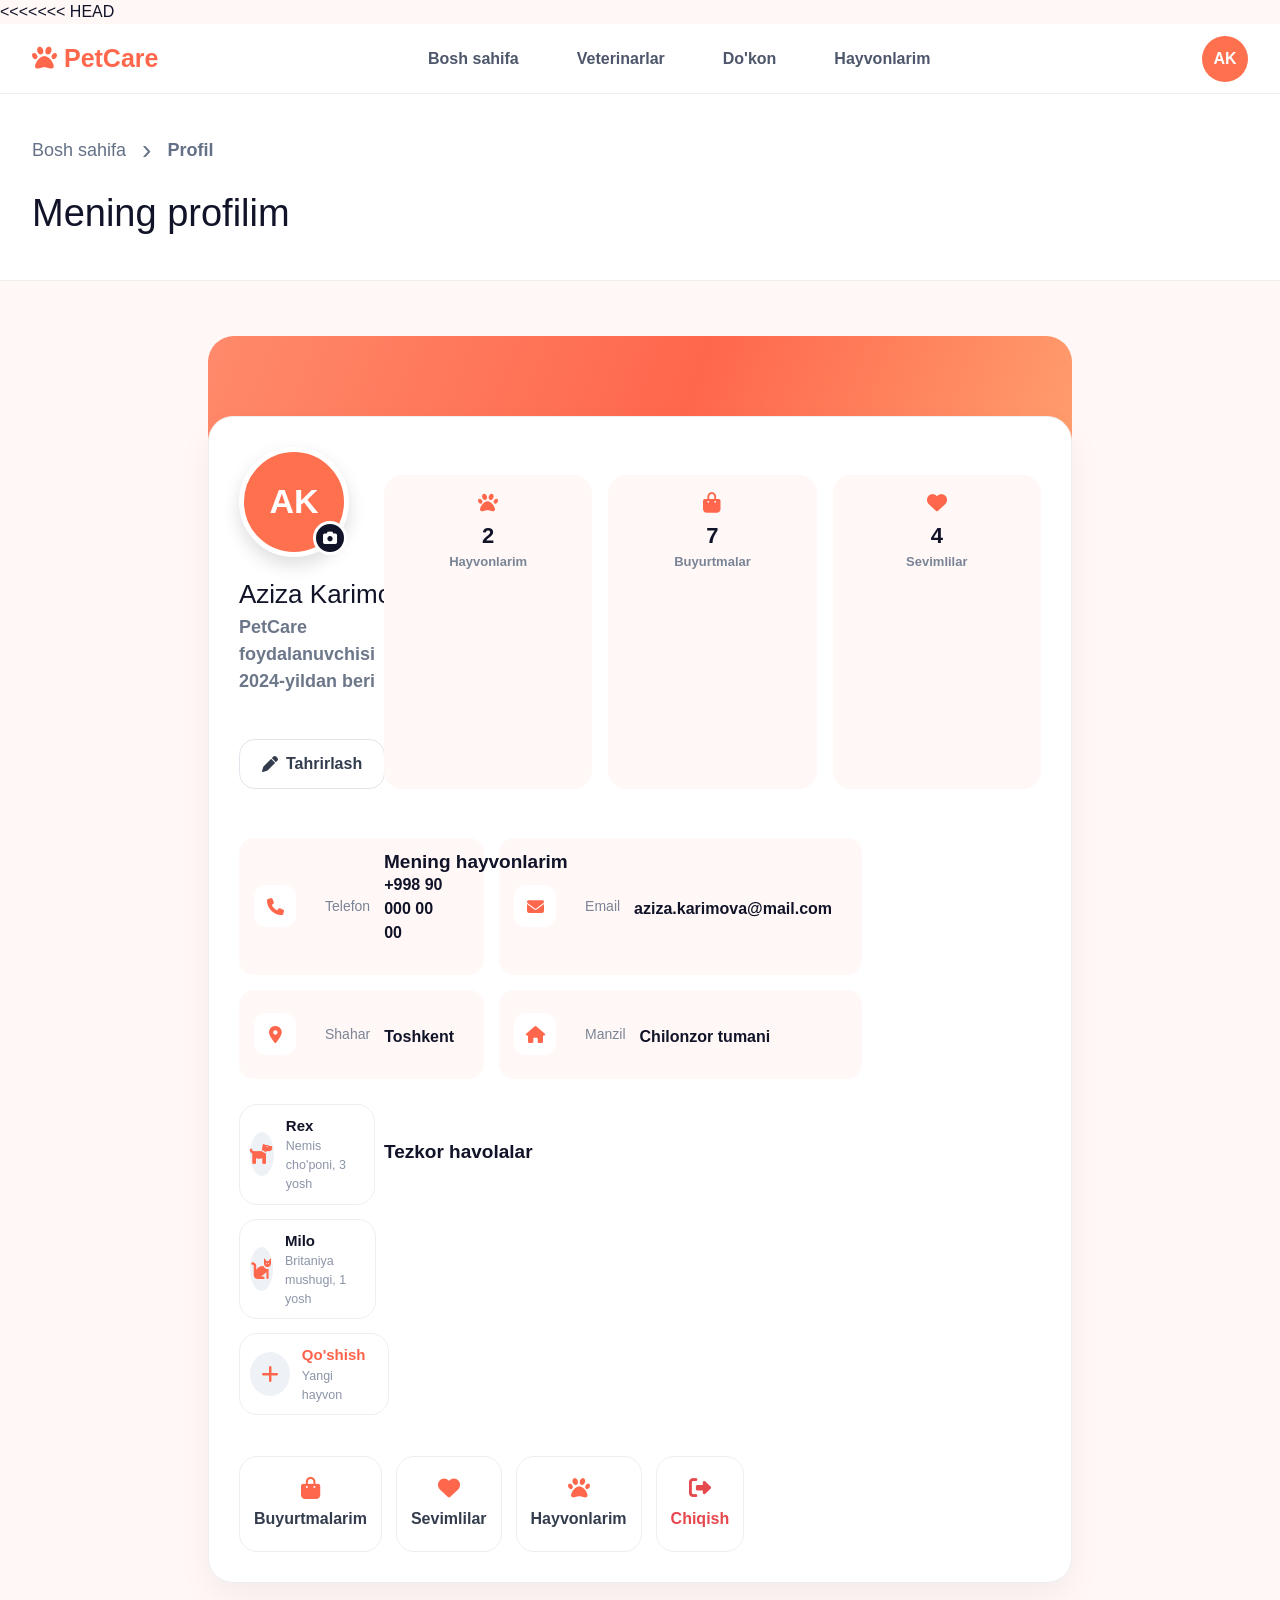
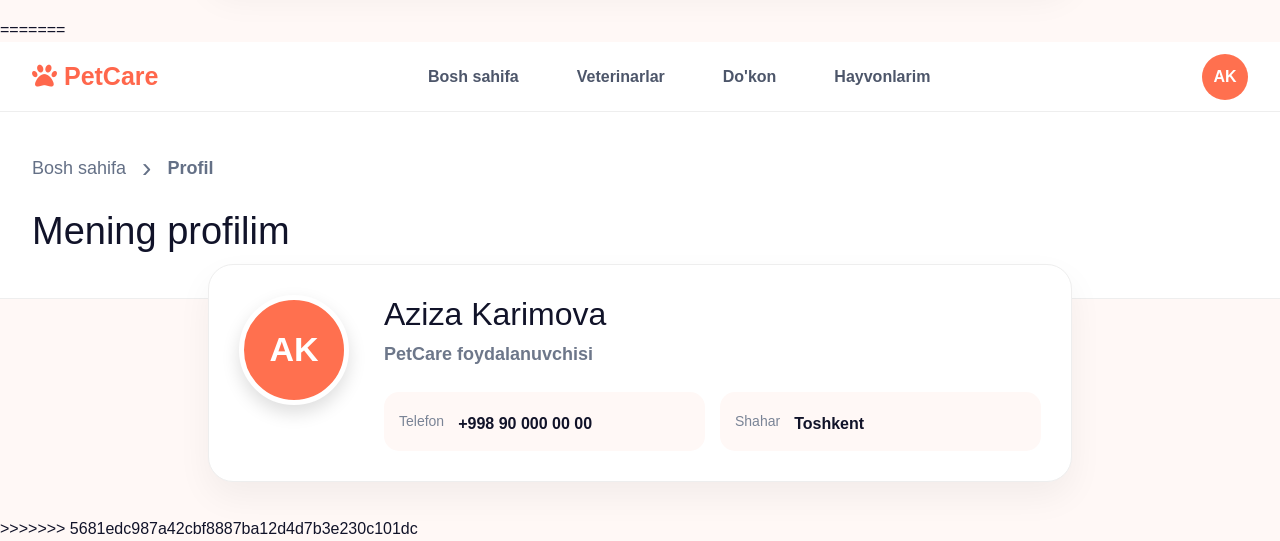
<file: profile.html>
<<<<<<< HEAD
<!doctype html><html lang="uz"><head><meta charset="UTF-8"><meta name="viewport" content="width=device-width,initial-scale=1"><title>Profil — PetCare</title><link href="https://cdn.jsdelivr.net/npm/bootstrap@5.3.3/dist/css/bootstrap.min.css" rel="stylesheet"><link rel="stylesheet" href="shop.css">
<style>
.profile{max-width:960px;margin:auto;padding:0 18px 60px}
.cover{height:150px;border-radius:26px;background:linear-gradient(110deg,#ff8a6b,#ff674c 55%,#ff9f6e);margin-top:20px;position:relative}
.profile-card{background:#fff;border:1px solid #eee;border-radius:25px;padding:30px;box-shadow:0 15px 35px #0000000d;margin-top:-70px;position:relative}
.pc-top{display:flex;align-items:flex-end;gap:22px;flex-wrap:wrap}
.avatar-wrap{position:relative;flex-shrink:0}
.big-avatar{width:120px;height:120px;border-radius:50%;background:#ff704f;color:#fff;display:grid;place-items:center;font-size:38px;font-weight:900;border:5px solid #fff;box-shadow:0 8px 18px #0002}
.cam-badge{position:absolute;right:2px;bottom:2px;width:34px;height:34px;border-radius:50%;background:#111329;color:#fff;display:grid;place-items:center;font-size:14px;border:3px solid #fff}
.pc-name{flex:1;min-width:200px;padding-bottom:6px}
.pc-name h2{font-size:26px;margin-bottom:4px}
.subtitle{color:#8b94a7;font-weight:700}
.edit-btn{background:#fff;border:1px solid #e2e5eb;color:#333c4d;padding:12px 22px;border-radius:16px;font-weight:800;display:inline-flex;align-items:center;gap:8px;white-space:nowrap}
.edit-btn:hover{background:#ffe7e2;border-color:#ffcfc4;color:#ff624a}
.stats-row{display:grid;grid-template-columns:repeat(3,1fr);gap:16px;margin-top:28px}
.stat-box{background:#fff8f6;border-radius:18px;padding:18px;text-align:center}
.stat-box i{font-size:20px;color:#ff674c;margin-bottom:6px;display:block}
.stat-box b{font-size:22px;display:block}
.stat-box span{color:#7a8496;font-size:13px;font-weight:700}
.info{display:grid;grid-template-columns:1fr 1fr;gap:15px;margin-top:24px}
.info div{background:#fff8f6;border-radius:15px;padding:16px 18px;display:flex;align-items:center;gap:14px}
.info div i{width:42px;height:42px;border-radius:12px;background:#fff;color:#ff674c;display:grid;place-items:center;font-size:17px;flex-shrink:0}
.info small{color:#7a8496;display:block}
.info b{display:block;margin-top:2px}
.section-title{font-size:19px;font-weight:900;margin:34px 0 16px}
.pets-strip{display:flex;gap:14px;flex-wrap:wrap}
.pet-chip{display:flex;align-items:center;gap:12px;background:#fff;border:1px solid #eee;border-radius:18px;padding:10px 18px 10px 10px}
.pet-chip .ph{width:44px;height:44px;border-radius:50%;background:#eef1f6;display:grid;place-items:center;font-size:20px;color:#ff674c}
.pet-chip b{display:block;font-size:15px}
.pet-chip span{color:#8b94a7;font-size:12.5px}
.quick-links{display:grid;grid-template-columns:repeat(4,1fr);gap:14px;margin-top:16px}
.ql{background:#fff;border:1px solid #eee;border-radius:18px;padding:20px 14px;text-align:center;color:#333c4d;font-weight:800;transition:.2s}
.ql:hover{transform:translateY(-3px);border-color:#ffcfc4;background:#fff8f6}
.ql i{display:block;font-size:22px;margin-bottom:8px;color:#ff674c}
.ql.danger i,.ql.danger{color:#e5484d}
@media(max-width:650px){
  .profile-card{grid-template-columns:1fr}
  .info{grid-template-columns:1fr}
  .stats-row{grid-template-columns:1fr 1fr}
  .quick-links{grid-template-columns:1fr 1fr}
  .pc-top{align-items:center;text-align:center;flex-direction:column}
  .edit-btn{margin:0 auto}
}
</style>
<link rel="stylesheet" href="https://cdnjs.cloudflare.com/ajax/libs/font-awesome/6.5.1/css/all.min.css">
</head><body>
<header class="navbar">
<a class="logo" href="index.html"><i class="fa-solid fa-paw" aria-hidden="true"></i> <span>PetCare</span></a>
<input type="checkbox" id="nav-toggle" class="nav-toggle" aria-hidden="true"><label for="nav-toggle" class="hamburger" aria-label="Menyu"><span></span><span></span><span></span></label>
<nav><a href="index.html">Bosh sahifa</a><a href="vets.html">Veterinarlar</a><a href="shop.html">Do'kon</a><a href="pets.html">Hayvonlarim</a></nav>
<a class="avatar" href="profile.html">AK</a>
</header>

<section class="top container-fluid">
<div class="crumb"><a href="index.html">Bosh sahifa</a><span>›</span><b>Profil</b></div>
<h1>Mening profilim</h1>
</section>

<main class="profile container">
  <div class="cover"></div>
  <div class="profile-card">
    <div class="pc-top">
      <div class="avatar-wrap">
        <div class="big-avatar">AK</div>
        <div class="cam-badge"><i class="fa-solid fa-camera"></i></div>
      </div>
      <div class="pc-name">
        <h2>Aziza Karimova</h2>
        <p class="subtitle">PetCare foydalanuvchisi &nbsp;•&nbsp; 2024-yildan beri</p>
      </div>
      <a href="#" class="edit-btn"><i class="fa-solid fa-pen"></i> Tahrirlash</a>
    </div>

    <div class="stats-row">
      <div class="stat-box"><i class="fa-solid fa-paw"></i><b>2</b><span>Hayvonlarim</span></div>
      <div class="stat-box"><i class="fa-solid fa-bag-shopping"></i><b>7</b><span>Buyurtmalar</span></div>
      <div class="stat-box"><i class="fa-solid fa-heart"></i><b>4</b><span>Sevimlilar</span></div>
    </div>

    <div class="info">
      <div><i class="fa-solid fa-phone"></i><div><small>Telefon</small><b>+998 90 000 00 00</b></div></div>
      <div><i class="fa-solid fa-envelope"></i><div><small>Email</small><b>aziza.karimova@mail.com</b></div></div>
      <div><i class="fa-solid fa-location-dot"></i><div><small>Shahar</small><b>Toshkent</b></div></div>
      <div><i class="fa-solid fa-house"></i><div><small>Manzil</small><b>Chilonzor tumani</b></div></div>
    </div>

    <div class="section-title">Mening hayvonlarim</div>
    <div class="pets-strip">
      <div class="pet-chip"><div class="ph"><i class="fa-solid fa-dog"></i></div><div><b>Rex</b><span>Nemis cho'poni, 3 yosh</span></div></div>
      <div class="pet-chip"><div class="ph"><i class="fa-solid fa-cat"></i></div><div><b>Milo</b><span>Britaniya mushugi, 1 yosh</span></div></div>
      <a href="pets.html" class="pet-chip" style="color:#ff624a"><div class="ph"><i class="fa-solid fa-plus"></i></div><div><b>Qo'shish</b><span>Yangi hayvon</span></div></a>
    </div>

    <div class="section-title">Tezkor havolalar</div>
    <div class="quick-links">
      <a href="cart.html" class="ql"><i class="fa-solid fa-bag-shopping"></i>Buyurtmalarim</a>
      <a href="vets.html" class="ql"><i class="fa-solid fa-heart"></i>Sevimlilar</a>
      <a href="pets.html" class="ql"><i class="fa-solid fa-paw"></i>Hayvonlarim</a>
      <a href="#" class="ql danger"><i class="fa-solid fa-right-from-bracket"></i>Chiqish</a>
    </div>
  </div>
</main>

</body></html>
=======
<!doctype html>
<html lang="uz">
  <head>
    <meta charset="UTF-8" />
    <meta name="viewport" content="width=device-width,initial-scale=1" />
    <title>Profil — PetCare</title>
    <link
      href="https://cdn.jsdelivr.net/npm/bootstrap@5.3.3/dist/css/bootstrap.min.css"
      rel="stylesheet"
    />
    <link rel="stylesheet" href="shop.css" />
    <style>
      .profile {
        max-width: 900px;
        margin: auto;
        padding: 35px 18px;
      }
      .profile-card {
        background: #fff;
        border: 1px solid #eee;
        border-radius: 25px;
        padding: 30px;
        display: grid;
        grid-template-columns: 120px 1fr;
        gap: 25px;
      }
      .big-avatar {
        width: 110px;
        height: 110px;
        border-radius: 50%;
        background: #ff704f;
        color: #fff;
        display: grid;
        place-items: center;
        font-size: 34px;
        font-weight: 900;
      }
      .info {
        display: grid;
        grid-template-columns: 1fr 1fr;
        gap: 15px;
      }
      .info div {
        background: #fff8f6;
        border-radius: 15px;
        padding: 15px;
      }
      .info small {
        color: #7a8496;
      }
      .info b {
        display: block;
        margin-top: 5px;
      }
      @media (max-width: 650px) {
        .profile-card {
          grid-template-columns: 1fr;
        }
        .info {
          grid-template-columns: 1fr;
        }
      }
    </style>
    <link
      rel="stylesheet"
      href="https://cdnjs.cloudflare.com/ajax/libs/font-awesome/6.5.1/css/all.min.css"
    />
  </head>
  <body>
    <header class="navbar">
      <a class="logo" href="index.html"
        ><i class="fa-solid fa-paw" aria-hidden="true"></i>
        <span>PetCare</span></a
      >
      <nav>
        <a href="index.html">Bosh sahifa</a><a href="vets.html">Veterinarlar</a
        ><a href="shop.html">Do'kon</a><a href="pets.html">Hayvonlarim</a>
      </nav>
      <a class="avatar" href="profile.html">AK</a>
    </header>
    <section class="top container-fluid">
      <div class="crumb">
        <a href="index.html">Bosh sahifa</a><span>›</span><b>Profil</b>
      </div>
      <h1>Mening profilim</h1>
    </section>
    <main class="profile container">
      <div class="profile-card">
        <div class="big-avatar">AK</div>
        <div>
          <h2>Aziza Karimova</h2>
          <p class="subtitle">PetCare foydalanuvchisi</p>
          <div class="info">
            <div><small>Telefon</small><b>+998 90 000 00 00</b></div>
            <div><small>Shahar</small><b>Toshkent</b></div>
          </div>
        </div>
      </div>
    </main>
    <script src="https://cdn.jsdelivr.net/npm/bootstrap@5.3.3/dist/js/bootstrap.bundle.min.js"></script>
  </body>
</html>
>>>>>>> 5681edc987a42cbf8887ba12d4d7b3e230c101dc
</file>
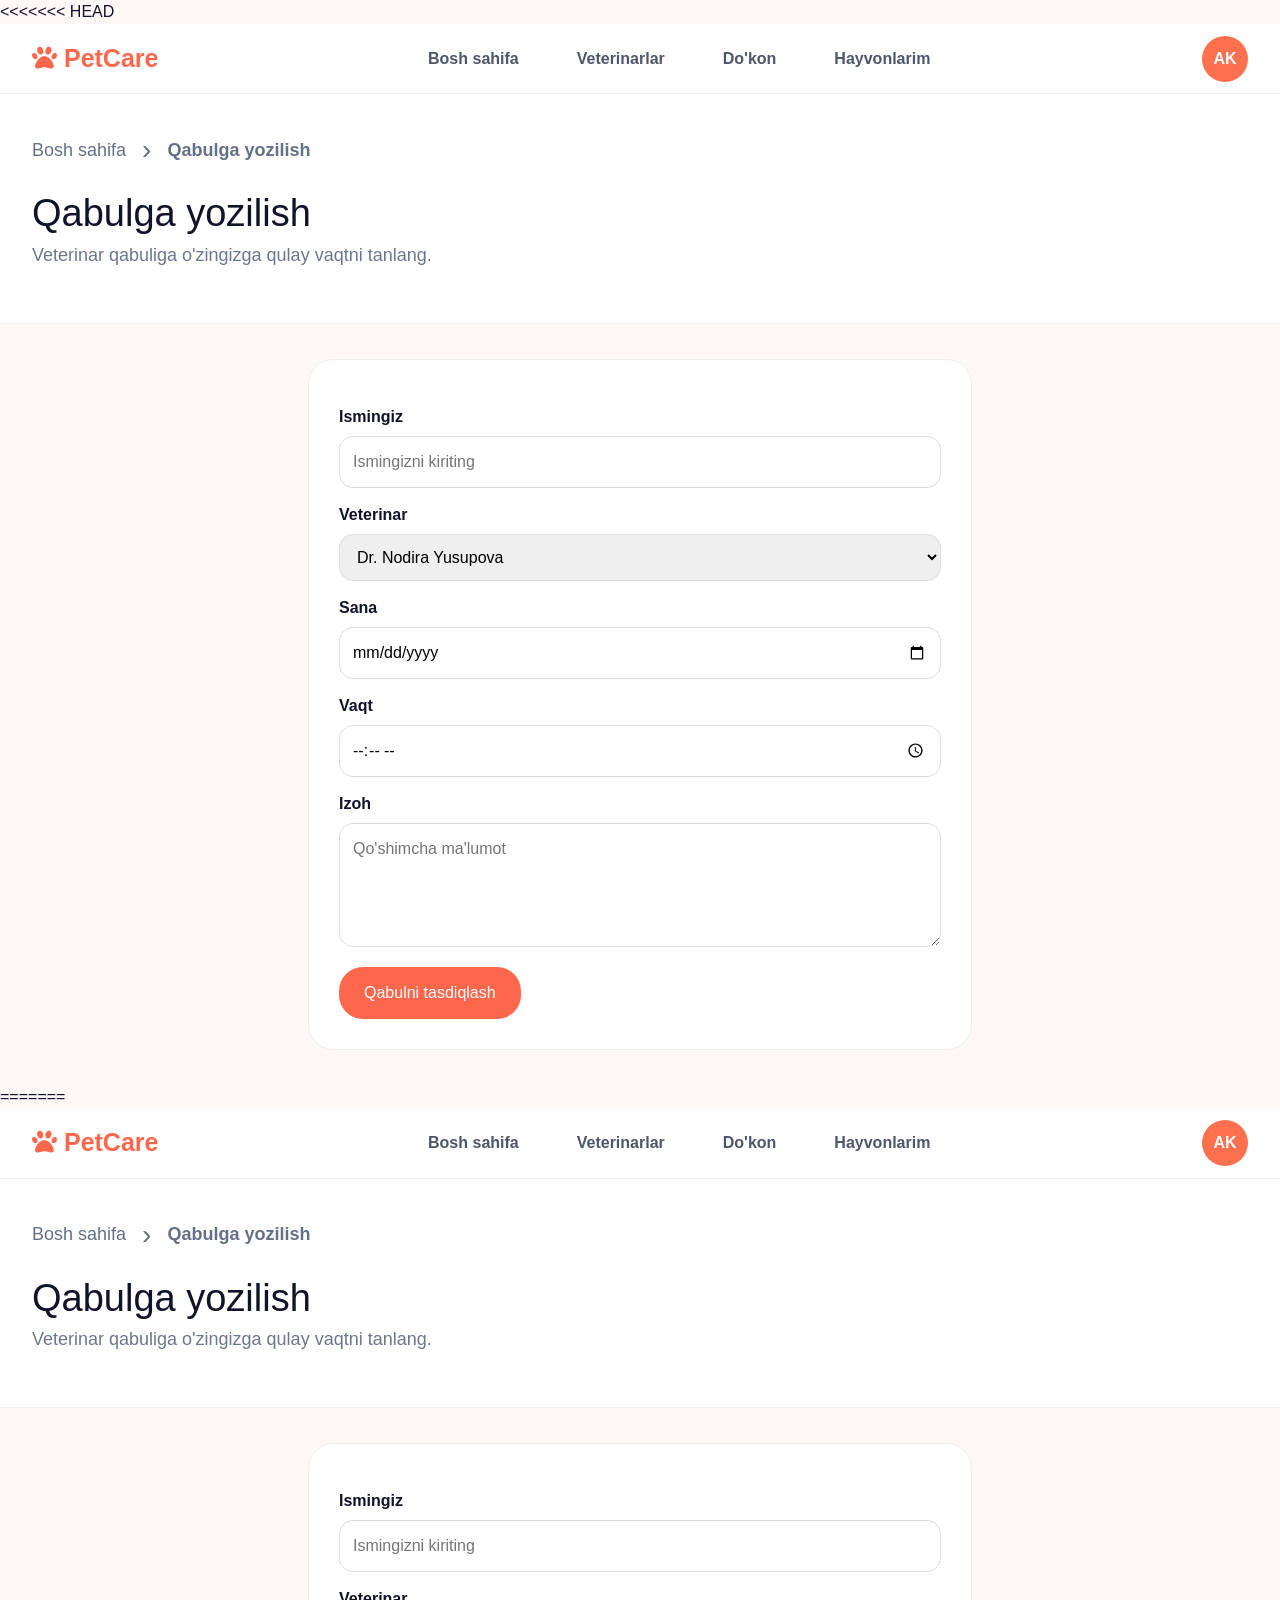
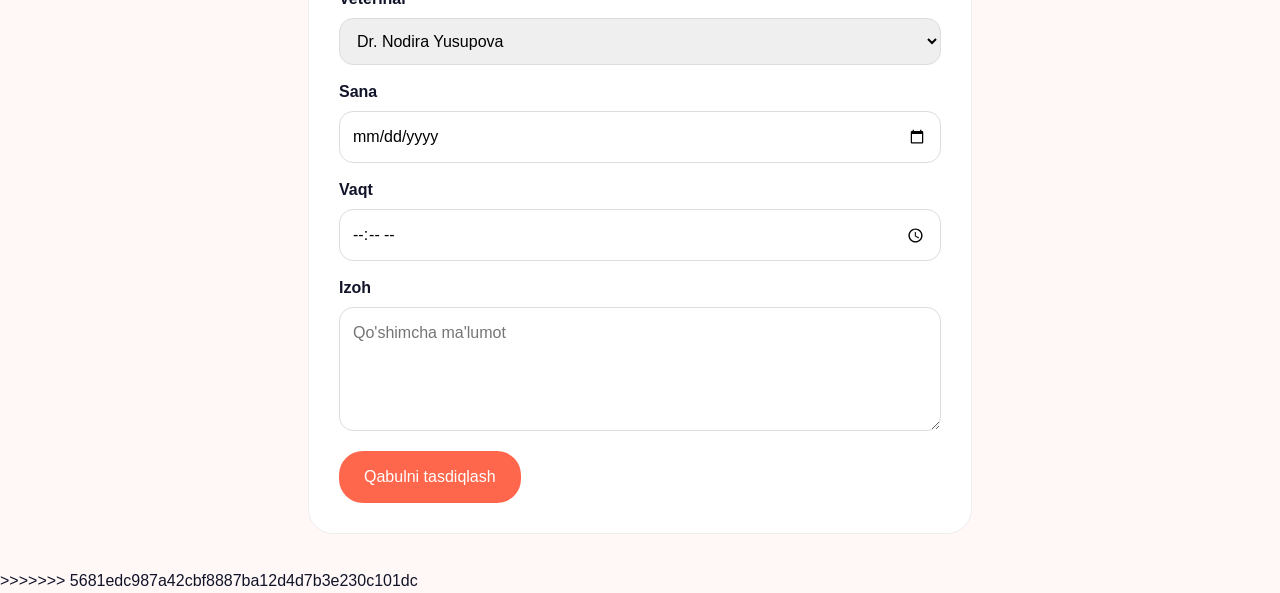
<file: register.html>
<<<<<<< HEAD
<!doctype html><html lang="uz"><head><meta charset="UTF-8"><meta name="viewport" content="width=device-width,initial-scale=1"><title>Qabulga yozilish — PetCare</title><link href="https://cdn.jsdelivr.net/npm/bootstrap@5.3.3/dist/css/bootstrap.min.css" rel="stylesheet"><link rel="stylesheet" href="shop.css"><style>.form-wrap{max-width:700px;margin:auto;padding:35px 18px}.form-card{background:#fff;border:1px solid #eee;border-radius:25px;padding:30px}.form-card label{display:block;margin:15px 0 7px;font-weight:800}.form-card input,.form-card select,.form-card textarea{width:100%;border:1px solid #ddd;border-radius:14px;padding:13px;font:inherit}.form-card button{margin-top:20px;border:0;background:#ff674c;color:#fff;padding:14px 25px;border-radius:24px;font-weight:900;font:inherit}.success{display:none;background:#e3faf3;color:#087f67;border-radius:15px;padding:15px;margin-top:15px}</style>  <link rel="stylesheet" href="https://cdnjs.cloudflare.com/ajax/libs/font-awesome/6.5.1/css/all.min.css">
</head><body><header class="navbar"><a class="logo" href="index.html"><i class="fa-solid fa-paw" aria-hidden="true"></i> <span>PetCare</span></a><input type="checkbox" id="nav-toggle" class="nav-toggle" aria-hidden="true"><label for="nav-toggle" class="hamburger" aria-label="Menyu"><span></span><span></span><span></span></label><nav><a href="index.html">Bosh sahifa</a><a href="vets.html">Veterinarlar</a><a href="shop.html">Do'kon</a><a href="pets.html">Hayvonlarim</a></nav><a class="avatar" href="profile.html">AK</a></header><section class="top container-fluid"><div class="crumb"><a href="index.html">Bosh sahifa</a><span>›</span><b>Qabulga yozilish</b></div><h1>Qabulga yozilish</h1><p class="subtitle">Veterinar qabuliga o'zingizga qulay vaqtni tanlang.</p></section><main class="form-wrap container"><div class="form-card"><label>Ismingiz</label><input id="name" placeholder="Ismingizni kiriting"><label>Veterinar</label><select id="doctor"><option>Dr. Nodira Yusupova</option><option>Dr. Jasur Mirzayev</option><option>Dr. Malika Toshmatova</option><option>Dr. Bobur Xolmatov</option></select><label>Sana</label><input id="date" type="date"><label>Vaqt</label><input id="time" type="time"><label>Izoh</label><textarea id="note" rows="4" placeholder="Qo'shimcha ma'lumot"></textarea><button id="submit">Qabulni tasdiqlash</button><div id="success" class="success">✓ Qabul so'rovingiz yuborildi!</div></div></main>
</body>
=======
<!doctype html>
<html lang="uz">
  <head>
    <meta charset="UTF-8" />
    <meta name="viewport" content="width=device-width,initial-scale=1" />
    <title>Qabulga yozilish — PetCare</title>
    <link
      href="https://cdn.jsdelivr.net/npm/bootstrap@5.3.3/dist/css/bootstrap.min.css"
      rel="stylesheet"
    />
    <link rel="stylesheet" href="shop.css" />
    <style>
      .form-wrap {
        max-width: 700px;
        margin: auto;
        padding: 35px 18px;
      }
      .form-card {
        background: #fff;
        border: 1px solid #eee;
        border-radius: 25px;
        padding: 30px;
      }
      .form-card label {
        display: block;
        margin: 15px 0 7px;
        font-weight: 800;
      }
      .form-card input,
      .form-card select,
      .form-card textarea {
        width: 100%;
        border: 1px solid #ddd;
        border-radius: 14px;
        padding: 13px;
        font: inherit;
      }
      .form-card button {
        margin-top: 20px;
        border: 0;
        background: #ff674c;
        color: #fff;
        padding: 14px 25px;
        border-radius: 24px;
        font-weight: 900;
        font: inherit;
      }
      .success {
        display: none;
        background: #e3faf3;
        color: #087f67;
        border-radius: 15px;
        padding: 15px;
        margin-top: 15px;
      }
    </style>
    <link
      rel="stylesheet"
      href="https://cdnjs.cloudflare.com/ajax/libs/font-awesome/6.5.1/css/all.min.css"
    />
  </head>
  <body>
    <header class="navbar">
      <a class="logo" href="index.html"
        ><i class="fa-solid fa-paw" aria-hidden="true"></i>
        <span>PetCare</span></a
      >
      <nav>
        <a href="index.html">Bosh sahifa</a><a href="vets.html">Veterinarlar</a
        ><a href="shop.html">Do'kon</a><a href="pets.html">Hayvonlarim</a>
      </nav>
      <a class="avatar" href="profile.html">AK</a>
    </header>
    <section class="top container-fluid">
      <div class="crumb">
        <a href="index.html">Bosh sahifa</a><span>›</span
        ><b>Qabulga yozilish</b>
      </div>
      <h1>Qabulga yozilish</h1>
      <p class="subtitle">
        Veterinar qabuliga o'zingizga qulay vaqtni tanlang.
      </p>
    </section>
    <main class="form-wrap container">
      <div class="form-card">
        <label>Ismingiz</label
        ><input id="name" placeholder="Ismingizni kiriting" /><label
          >Veterinar</label
        ><select id="doctor">
          <option>Dr. Nodira Yusupova</option>
          <option>Dr. Jasur Mirzayev</option>
          <option>Dr. Malika Toshmatova</option>
          <option>Dr. Bobur Xolmatov</option></select
        ><label>Sana</label><input id="date" type="date" /><label>Vaqt</label
        ><input id="time" type="time" /><label>Izoh</label
        ><textarea
          id="note"
          rows="4"
          placeholder="Qo'shimcha ma'lumot"
        ></textarea
        ><button id="submit">Qabulni tasdiqlash</button>
        <div id="success" class="success">✓ Qabul so'rovingiz yuborildi!</div>
      </div>
    </main>
    <script>
      const nameInput = document.getElementById("name");
      const submitBtn = document.getElementById("submit");
      const successBox = document.getElementById("success");

      submitBtn.addEventListener("click", () => {
        if (!nameInput.value.trim()) {
          nameInput.focus();
          return;
        }

        successBox.style.display = "block";
      });
    </script>
    <script src="https://cdn.jsdelivr.net/npm/bootstrap@5.3.3/dist/js/bootstrap.bundle.min.js"></script>
  </body>
>>>>>>> 5681edc987a42cbf8887ba12d4d7b3e230c101dc
</html>
</file>
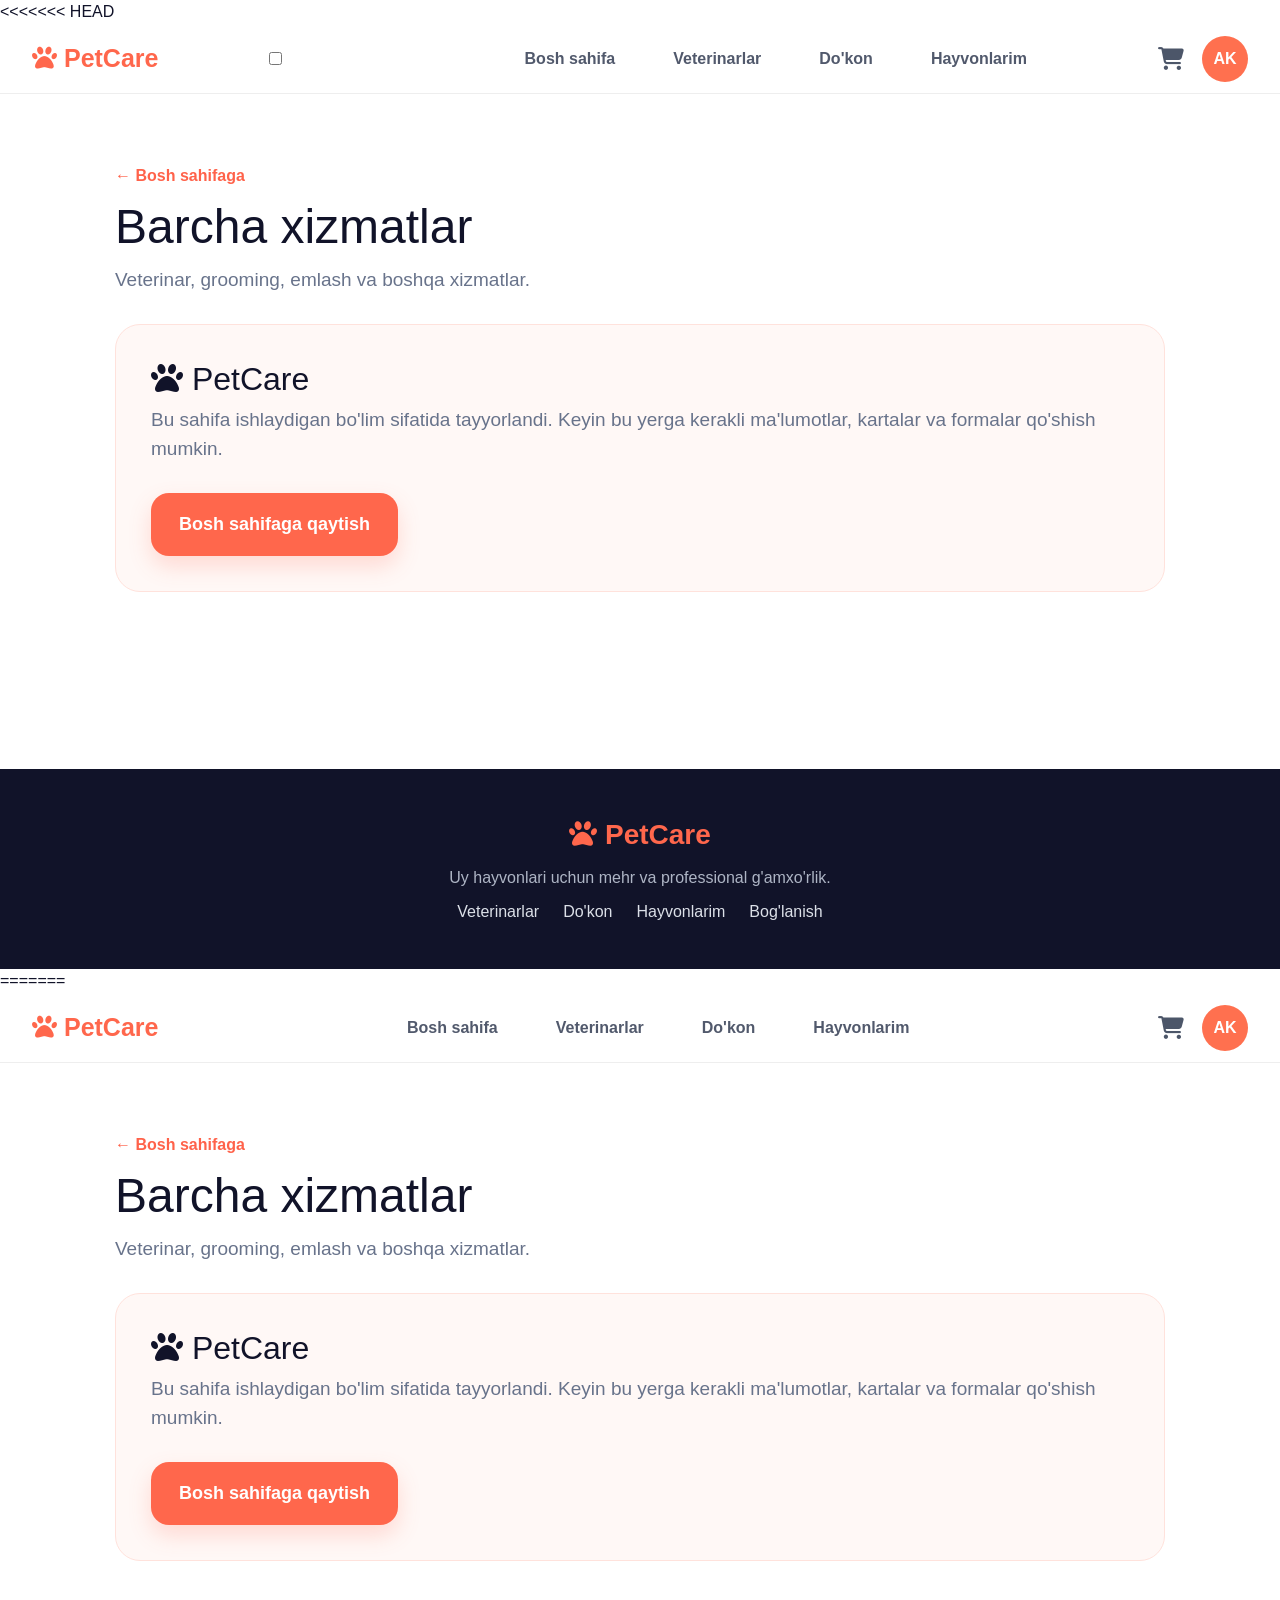
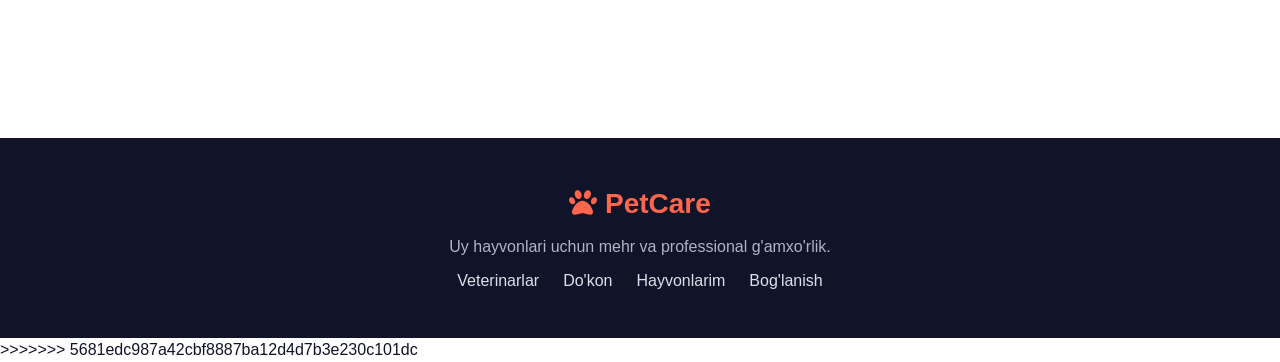
<file: services.html>
<<<<<<< HEAD
<!doctype html><html lang="uz"><head><meta charset="UTF-8"><meta name="viewport" content="width=device-width,initial-scale=1.0"><title>Barcha xizmatlar — PetCare</title><link href="https://cdn.jsdelivr.net/npm/bootstrap@5.3.3/dist/css/bootstrap.min.css" rel="stylesheet"><link rel="stylesheet" href="style.css"><style>.page{max-width:1100px;margin:auto;min-height:75vh;padding:70px 25px}.page h1{font-size:48px;margin:10px 0}.page p{font-size:19px;color:#68738b;margin-bottom:30px}.box{background:#fff8f6;border:1px solid #ffe2dc;border-radius:25px;padding:35px;margin:25px 0}.back{color:#ff624a;font-weight:900}</style>  <link rel="stylesheet" href="https://cdnjs.cloudflare.com/ajax/libs/font-awesome/6.5.1/css/all.min.css">
</head><body><header class="navbar"><a class="logo" href="index.html"><i class="fa-solid fa-paw" aria-hidden="true"></i> <span>PetCare</span></a><input type="checkbox" id="nav-toggle" class="nav-toggle" aria-hidden="true"><label for="nav-toggle" class="hamburger" aria-label="Menyu"><span></span><span></span><span></span></label><nav><a href="index.html">Bosh sahifa</a><a href="vets.html">Veterinarlar</a><a href="shop.html">Do'kon</a><a href="pets.html">Hayvonlarim</a></nav><div class="nav-actions"><a class="icon" href="cart.html"><i class="fa-solid fa-cart-shopping" aria-hidden="true"></i></a><a class="avatar" href="profile.html">AK</a></div></header><main class="page container"><a class="back" href="index.html">← Bosh sahifaga</a><h1>Barcha xizmatlar</h1><p>Veterinar, grooming, emlash va boshqa xizmatlar.</p><div class="box"><h2><i class="fa-solid fa-paw" aria-hidden="true"></i> PetCare</h2><p>Bu sahifa ishlaydigan bo'lim sifatida tayyorlandi. Keyin bu yerga kerakli ma'lumotlar, kartalar va formalar qo'shish mumkin.</p><a class="btn primary" href="index.html">Bosh sahifaga qaytish</a></div></main><footer><b><i class="fa-solid fa-paw" aria-hidden="true"></i> PetCare</b><p>Uy hayvonlari uchun mehr va professional g'amxo'rlik.</p><div><a href="vets.html">Veterinarlar</a><a href="shop.html">Do'kon</a><a href="pets.html">Hayvonlarim</a><a href="contact.html">Bog'lanish</a></div></footer>
</body></html>
=======
<!doctype html>
<html lang="uz">
  <head>
    <meta charset="UTF-8" />
    <meta name="viewport" content="width=device-width,initial-scale=1.0" />
    <title>Barcha xizmatlar — PetCare</title>
    <link
      href="https://cdn.jsdelivr.net/npm/bootstrap@5.3.3/dist/css/bootstrap.min.css"
      rel="stylesheet"
    />
    <link rel="stylesheet" href="style.css" />
    <style>
      .page {
        max-width: 1100px;
        margin: auto;
        min-height: 75vh;
        padding: 70px 25px;
      }
      .page h1 {
        font-size: 48px;
        margin: 10px 0;
      }
      .page p {
        font-size: 19px;
        color: #68738b;
        margin-bottom: 30px;
      }
      .box {
        background: #fff8f6;
        border: 1px solid #ffe2dc;
        border-radius: 25px;
        padding: 35px;
        margin: 25px 0;
      }
      .back {
        color: #ff624a;
        font-weight: 900;
      }
    </style>
    <link
      rel="stylesheet"
      href="https://cdnjs.cloudflare.com/ajax/libs/font-awesome/6.5.1/css/all.min.css"
    />
  </head>
  <body>
    <header class="navbar">
      <a class="logo" href="index.html"
        ><i class="fa-solid fa-paw" aria-hidden="true"></i>
        <span>PetCare</span></a
      >
      <nav>
        <a href="index.html">Bosh sahifa</a><a href="vets.html">Veterinarlar</a
        ><a href="shop.html">Do'kon</a><a href="pets.html">Hayvonlarim</a>
      </nav>
      <div class="nav-actions">
        <a class="icon" href="cart.html"
          ><i class="fa-solid fa-cart-shopping" aria-hidden="true"></i></a
        ><a class="avatar" href="profile.html">AK</a>
      </div>
    </header>
    <main class="page container">
      <a class="back" href="index.html">← Bosh sahifaga</a>
      <h1>Barcha xizmatlar</h1>
      <p>Veterinar, grooming, emlash va boshqa xizmatlar.</p>
      <div class="box">
        <h2><i class="fa-solid fa-paw" aria-hidden="true"></i> PetCare</h2>
        <p>
          Bu sahifa ishlaydigan bo'lim sifatida tayyorlandi. Keyin bu yerga
          kerakli ma'lumotlar, kartalar va formalar qo'shish mumkin.
        </p>
        <a class="btn primary" href="index.html">Bosh sahifaga qaytish</a>
      </div>
    </main>
    <footer>
      <b><i class="fa-solid fa-paw" aria-hidden="true"></i> PetCare</b>
      <p>Uy hayvonlari uchun mehr va professional g'amxo'rlik.</p>
      <div>
        <a href="vets.html">Veterinarlar</a><a href="shop.html">Do'kon</a
        ><a href="pets.html">Hayvonlarim</a
        ><a href="contact.html">Bog'lanish</a>
      </div>
    </footer>
    <script src="https://cdn.jsdelivr.net/npm/bootstrap@5.3.3/dist/js/bootstrap.bundle.min.js"></script>
  </body>
</html>
>>>>>>> 5681edc987a42cbf8887ba12d4d7b3e230c101dc
</file>
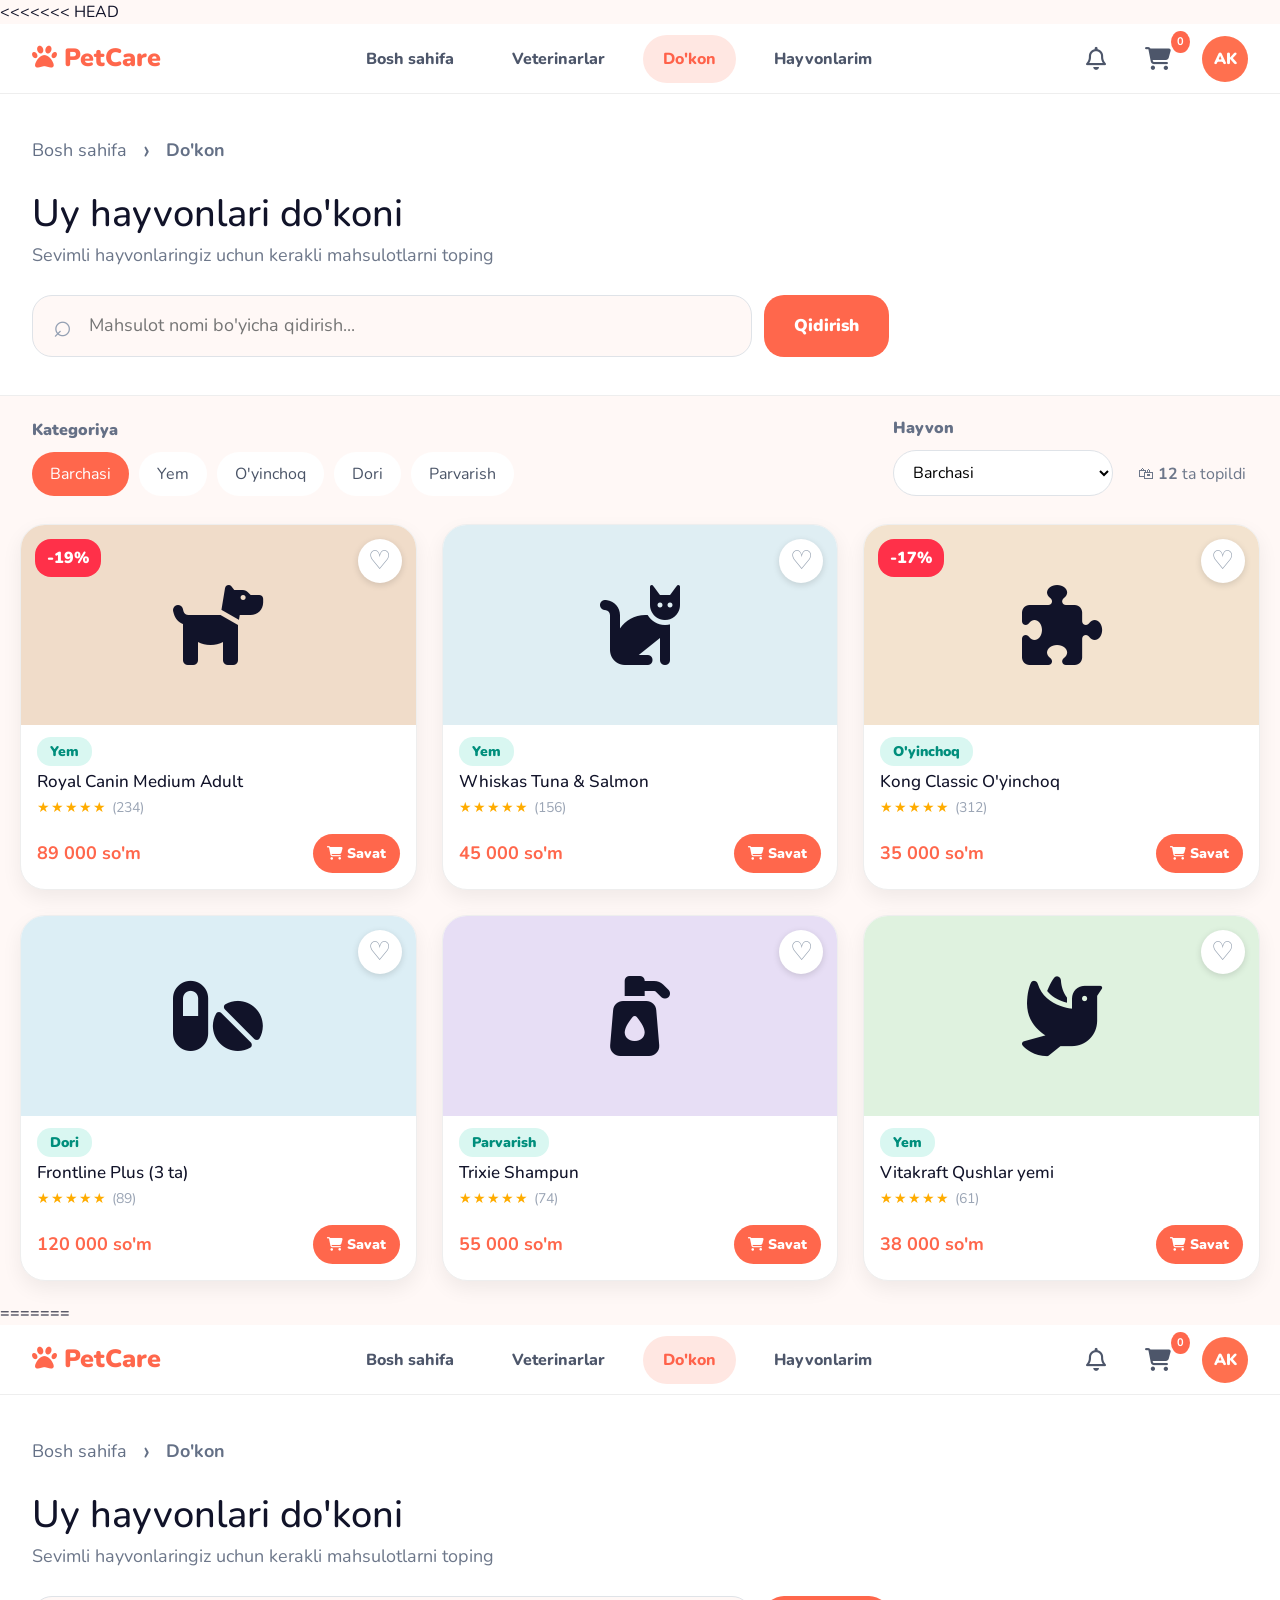
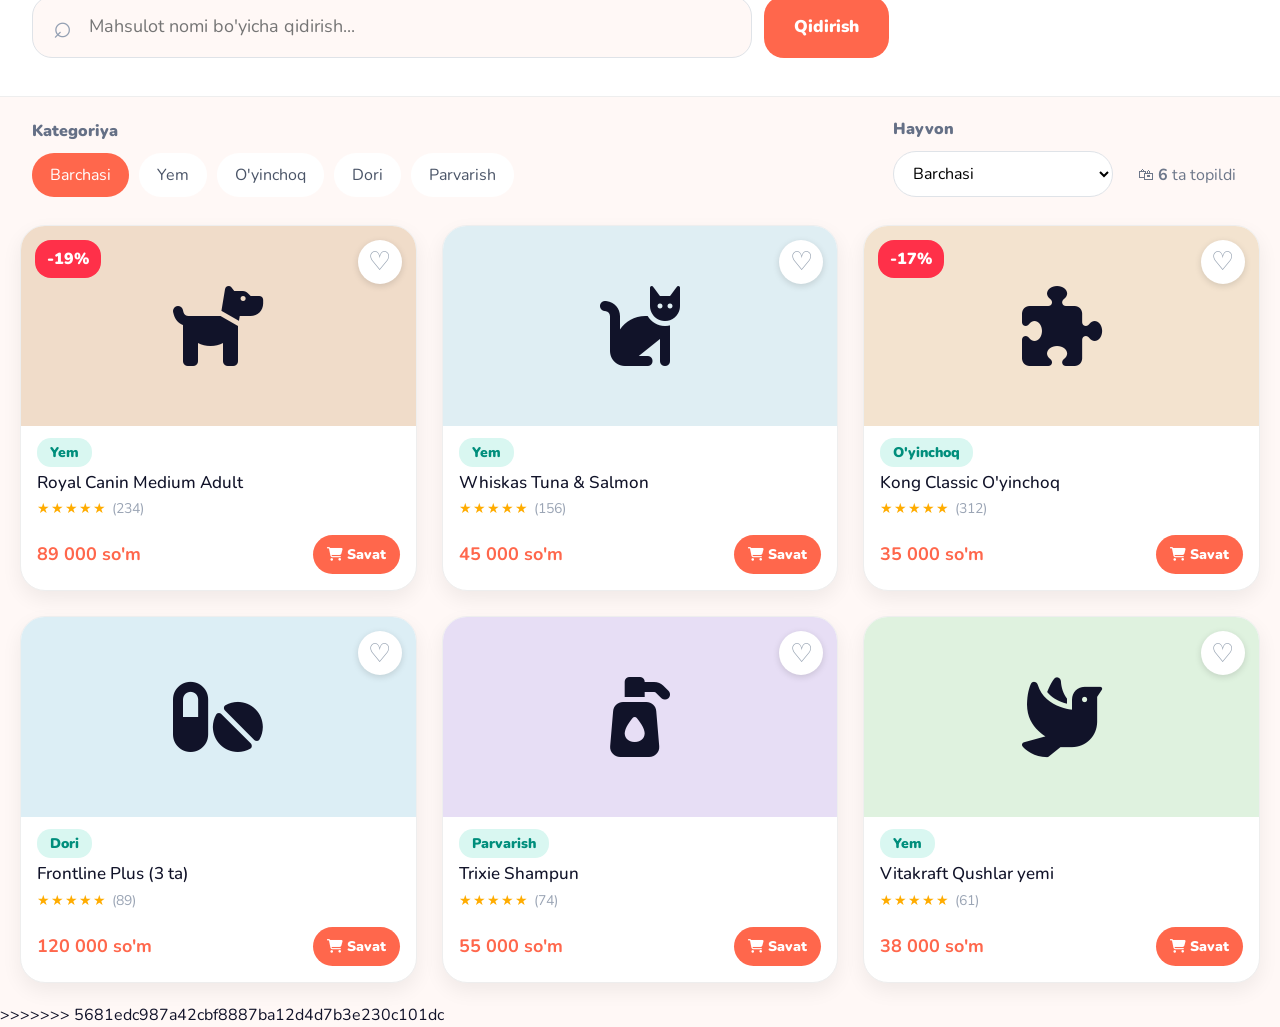
<file: shop.html>
<<<<<<< HEAD
<!DOCTYPE html>
<html lang="uz">
<head>
<meta charset="UTF-8"><meta name="viewport" content="width=device-width,initial-scale=1.0">
<title>Do'kon — PetCare</title>
<link rel="preconnect" href="https://fonts.googleapis.com"><link rel="preconnect" href="https://fonts.gstatic.com" crossorigin>
<link href="https://fonts.googleapis.com/css2?family=Nunito:wght@400;600;700;800;900&display=swap" rel="stylesheet">
<link href="https://cdn.jsdelivr.net/npm/bootstrap@5.3.3/dist/css/bootstrap.min.css" rel="stylesheet"><link rel="stylesheet" href="shop.css">
  <link rel="stylesheet" href="https://cdnjs.cloudflare.com/ajax/libs/font-awesome/6.5.1/css/all.min.css">
</head>
<body>
<header class="navbar">
<a class="logo" href="index.html"><i class="fa-solid fa-paw" aria-hidden="true"></i> <span>PetCare</span></a>
<input type="checkbox" id="nav-toggle" class="nav-toggle" aria-hidden="true"><label for="nav-toggle" class="hamburger" aria-label="Menyu"><span></span><span></span><span></span></label><nav><a href="index.html">Bosh sahifa</a><a href="vets.html">Veterinarlar</a><a class="active" href="shop.html">Do'kon</a><a href="pets.html">Hayvonlarim</a></nav>
<div class="nav-actions"><button class="nav-icon" id="bell"><i class="fa-regular fa-bell" aria-hidden="true"></i></button><a class="nav-icon" href="cart.html"><i class="fa-solid fa-cart-shopping" aria-hidden="true"></i><b id="cartCount">0</b></a><a class="avatar" href="profile.html">AK</a></div>
</header>

<main>
<section class="top container-fluid">
<div class="crumb"><a href="index.html">Bosh sahifa</a><span>›</span><b>Do'kon</b></div>
<h1>Uy hayvonlari do'koni</h1>
<p class="subtitle">Sevimli hayvonlaringiz uchun kerakli mahsulotlarni toping</p>

<!-- VETERINARLARNIKIGA O'XSHAGAN QIDIRUV -->
<div class="search-row">
<div class="search"><span>⌕</span><input id="search" type="search" placeholder="Mahsulot nomi bo'yicha qidirish..."></div>
<button class="search-btn" id="searchBtn">Qidirish</button>
</div>
</section>

<section class="shop-area container-fluid">
<div class="filters">
<div><label>Kategoriya</label><div class="chips" id="cats">
<button class="chip active" data-cat="all">Barchasi</button><button class="chip" data-cat="Yem">Yem</button><button class="chip" data-cat="O'yinchoq">O'yinchoq</button><button class="chip" data-cat="Dori">Dori</button><button class="chip" data-cat="Parvarish">Parvarish</button>
</div></div>
<div><label>Hayvon</label><select id="animal"><option value="all">Barchasi</option><option value="Itlar">Itlar</option><option value="Mushuklar">Mushuklar</option><option value="Qushlar">Qushlar</option></select></div>
<div class="found">🛍 <b id="count">6</b> ta topildi</div>
</div>

<div class="products row g-4" id="products">
<article class="product col-12 col-sm-6 col-lg-4" data-name="Royal Canin Medium Adult" data-cat="Yem" data-animal="Itlar"><div class="p-img"><div class="fake-img dog"><i class="fa-solid fa-dog" aria-hidden="true"></i></div><span>-19%</span><button class="heart">♡</button></div><div class="p-body"><small>Yem</small><h2>Royal Canin Medium Adult</h2><p>★★★★★ <em>(234)</em></p><div><b>89 000 so'm</b><button class="cart" data-product="Royal Canin Medium Adult"><i class="fa-solid fa-cart-shopping" aria-hidden="true"></i> Savat</button></div></div></article>
<article class="product col-12 col-sm-6 col-lg-4" data-name="Whiskas Tuna & Salmon" data-cat="Yem" data-animal="Mushuklar"><div class="p-img"><div class="fake-img cat"><i class="fa-solid fa-cat" aria-hidden="true"></i></div><button class="heart">♡</button></div><div class="p-body"><small>Yem</small><h2>Whiskas Tuna & Salmon</h2><p>★★★★★ <em>(156)</em></p><div><b>45 000 so'm</b><button class="cart" data-product="Whiskas Tuna & Salmon"><i class="fa-solid fa-cart-shopping" aria-hidden="true"></i> Savat</button></div></div></article>
<article class="product col-12 col-sm-6 col-lg-4" data-name="Kong Classic O'yinchoq" data-cat="O'yinchoq" data-animal="Itlar"><div class="p-img"><div class="fake-img toy"><i class="fa-solid fa-puzzle-piece" aria-hidden="true"></i></div><span>-17%</span><button class="heart">♡</button></div><div class="p-body"><small>O'yinchoq</small><h2>Kong Classic O'yinchoq</h2><p>★★★★★ <em>(312)</em></p><div><b>35 000 so'm</b><button class="cart" data-product="Kong Classic O'yinchoq"><i class="fa-solid fa-cart-shopping" aria-hidden="true"></i> Savat</button></div></div></article>
<article class="product col-12 col-sm-6 col-lg-4" data-name="Frontline Plus (3 ta)" data-cat="Dori" data-animal="Itlar"><div class="p-img"><div class="fake-img med"><i class="fa-solid fa-pills" aria-hidden="true"></i></div><button class="heart">♡</button></div><div class="p-body"><small>Dori</small><h2>Frontline Plus (3 ta)</h2><p>★★★★★ <em>(89)</em></p><div><b>120 000 so'm</b><button class="cart" data-product="Frontline Plus (3 ta)"><i class="fa-solid fa-cart-shopping" aria-hidden="true"></i> Savat</button></div></div></article>
<article class="product col-12 col-sm-6 col-lg-4" data-name="Trixie Shampun" data-cat="Parvarish" data-animal="Mushuklar"><div class="p-img"><div class="fake-img care"><i class="fa-solid fa-pump-soap" aria-hidden="true"></i></div><button class="heart">♡</button></div><div class="p-body"><small>Parvarish</small><h2>Trixie Shampun</h2><p>★★★★★ <em>(74)</em></p><div><b>55 000 so'm</b><button class="cart" data-product="Trixie Shampun"><i class="fa-solid fa-cart-shopping" aria-hidden="true"></i> Savat</button></div></div></article>
<article class="product col-12 col-sm-6 col-lg-4" data-name="Vitakraft Qushlar yemi" data-cat="Yem" data-animal="Qushlar"><div class="p-img"><div class="fake-img bird"><i class="fa-solid fa-dove" aria-hidden="true"></i></div><button class="heart">♡</button></div><div class="p-body"><small>Yem</small><h2>Vitakraft Qushlar yemi</h2><p>★★★★★ <em>(61)</em></p><div><b>38 000 so'm</b><button class="cart" data-product="Vitakraft Qushlar yemi"><i class="fa-solid fa-cart-shopping" aria-hidden="true"></i> Savat</button></div></div></article>
</div>
<div id="empty" class="empty">Mos mahsulot topilmadi.</div>
</section>
</main>
<div id="toast" class="toast"></div>
</body></html>
=======
<!doctype html>
<html lang="uz">
  <head>
    <meta charset="UTF-8" />
    <meta name="viewport" content="width=device-width,initial-scale=1.0" />
    <title>Do'kon — PetCare</title>
    <link rel="preconnect" href="https://fonts.googleapis.com" />
    <link rel="preconnect" href="https://fonts.gstatic.com" crossorigin />
    <link
      href="https://fonts.googleapis.com/css2?family=Nunito:wght@400;600;700;800;900&display=swap"
      rel="stylesheet"
    />
    <link
      href="https://cdn.jsdelivr.net/npm/bootstrap@5.3.3/dist/css/bootstrap.min.css"
      rel="stylesheet"
    />
    <link rel="stylesheet" href="shop.css" />
    <link
      rel="stylesheet"
      href="https://cdnjs.cloudflare.com/ajax/libs/font-awesome/6.5.1/css/all.min.css"
    />
  </head>
  <body>
    <header class="navbar">
      <a class="logo" href="index.html"
        ><i class="fa-solid fa-paw" aria-hidden="true"></i>
        <span>PetCare</span></a
      >
      <nav>
        <a href="index.html">Bosh sahifa</a><a href="vets.html">Veterinarlar</a
        ><a class="active" href="shop.html">Do'kon</a
        ><a href="pets.html">Hayvonlarim</a>
      </nav>
      <div class="nav-actions">
        <button class="nav-icon" id="bell">
          <i class="fa-regular fa-bell" aria-hidden="true"></i></button
        ><a class="nav-icon" href="cart.html"
          ><i class="fa-solid fa-cart-shopping" aria-hidden="true"></i
          ><b id="cartCount">0</b></a
        ><a class="avatar" href="profile.html">AK</a>
      </div>
    </header>

    <main>
      <section class="top container-fluid">
        <div class="crumb">
          <a href="index.html">Bosh sahifa</a><span>›</span><b>Do'kon</b>
        </div>
        <h1>Uy hayvonlari do'koni</h1>
        <p class="subtitle">
          Sevimli hayvonlaringiz uchun kerakli mahsulotlarni toping
        </p>

        <!-- VETERINARLARNIKIGA O'XSHAGAN QIDIRUV -->
        <div class="search-row">
          <div class="search">
            <span>⌕</span
            ><input
              id="search"
              type="search"
              placeholder="Mahsulot nomi bo'yicha qidirish..."
            />
          </div>
          <button class="search-btn" id="searchBtn">Qidirish</button>
        </div>
      </section>

      <section class="shop-area container-fluid">
        <div class="filters">
          <div>
            <label>Kategoriya</label>
            <div class="chips" id="cats">
              <button class="chip active" data-cat="all">Barchasi</button
              ><button class="chip" data-cat="Yem">Yem</button
              ><button class="chip" data-cat="O'yinchoq">O'yinchoq</button
              ><button class="chip" data-cat="Dori">Dori</button
              ><button class="chip" data-cat="Parvarish">Parvarish</button>
            </div>
          </div>
          <div>
            <label>Hayvon</label
            ><select id="animal">
              <option value="all">Barchasi</option>
              <option value="Itlar">Itlar</option>
              <option value="Mushuklar">Mushuklar</option>
              <option value="Qushlar">Qushlar</option>
            </select>
          </div>
          <div class="found">🛍 <b id="count">6</b> ta topildi</div>
        </div>

        <div class="products row g-4" id="products">
          <article
            class="product col-12 col-sm-6 col-lg-4"
            data-name="Royal Canin Medium Adult"
            data-cat="Yem"
            data-animal="Itlar"
          >
            <div class="p-img">
              <div class="fake-img dog">
                <i class="fa-solid fa-dog" aria-hidden="true"></i>
              </div>
              <span>-19%</span><button class="heart">♡</button>
            </div>
            <div class="p-body">
              <small>Yem</small>
              <h2>Royal Canin Medium Adult</h2>
              <p>★★★★★ <em>(234)</em></p>
              <div>
                <b>89 000 so'm</b
                ><button class="cart" data-product="Royal Canin Medium Adult">
                  <i class="fa-solid fa-cart-shopping" aria-hidden="true"></i>
                  Savat
                </button>
              </div>
            </div>
          </article>
          <article
            class="product col-12 col-sm-6 col-lg-4"
            data-name="Whiskas Tuna & Salmon"
            data-cat="Yem"
            data-animal="Mushuklar"
          >
            <div class="p-img">
              <div class="fake-img cat">
                <i class="fa-solid fa-cat" aria-hidden="true"></i>
              </div>
              <button class="heart">♡</button>
            </div>
            <div class="p-body">
              <small>Yem</small>
              <h2>Whiskas Tuna & Salmon</h2>
              <p>★★★★★ <em>(156)</em></p>
              <div>
                <b>45 000 so'm</b
                ><button class="cart" data-product="Whiskas Tuna & Salmon">
                  <i class="fa-solid fa-cart-shopping" aria-hidden="true"></i>
                  Savat
                </button>
              </div>
            </div>
          </article>
          <article
            class="product col-12 col-sm-6 col-lg-4"
            data-name="Kong Classic O'yinchoq"
            data-cat="O'yinchoq"
            data-animal="Itlar"
          >
            <div class="p-img">
              <div class="fake-img toy">
                <i class="fa-solid fa-puzzle-piece" aria-hidden="true"></i>
              </div>
              <span>-17%</span><button class="heart">♡</button>
            </div>
            <div class="p-body">
              <small>O'yinchoq</small>
              <h2>Kong Classic O'yinchoq</h2>
              <p>★★★★★ <em>(312)</em></p>
              <div>
                <b>35 000 so'm</b
                ><button class="cart" data-product="Kong Classic O'yinchoq">
                  <i class="fa-solid fa-cart-shopping" aria-hidden="true"></i>
                  Savat
                </button>
              </div>
            </div>
          </article>
          <article
            class="product col-12 col-sm-6 col-lg-4"
            data-name="Frontline Plus (3 ta)"
            data-cat="Dori"
            data-animal="Itlar"
          >
            <div class="p-img">
              <div class="fake-img med">
                <i class="fa-solid fa-pills" aria-hidden="true"></i>
              </div>
              <button class="heart">♡</button>
            </div>
            <div class="p-body">
              <small>Dori</small>
              <h2>Frontline Plus (3 ta)</h2>
              <p>★★★★★ <em>(89)</em></p>
              <div>
                <b>120 000 so'm</b
                ><button class="cart" data-product="Frontline Plus (3 ta)">
                  <i class="fa-solid fa-cart-shopping" aria-hidden="true"></i>
                  Savat
                </button>
              </div>
            </div>
          </article>
          <article
            class="product col-12 col-sm-6 col-lg-4"
            data-name="Trixie Shampun"
            data-cat="Parvarish"
            data-animal="Mushuklar"
          >
            <div class="p-img">
              <div class="fake-img care">
                <i class="fa-solid fa-pump-soap" aria-hidden="true"></i>
              </div>
              <button class="heart">♡</button>
            </div>
            <div class="p-body">
              <small>Parvarish</small>
              <h2>Trixie Shampun</h2>
              <p>★★★★★ <em>(74)</em></p>
              <div>
                <b>55 000 so'm</b
                ><button class="cart" data-product="Trixie Shampun">
                  <i class="fa-solid fa-cart-shopping" aria-hidden="true"></i>
                  Savat
                </button>
              </div>
            </div>
          </article>
          <article
            class="product col-12 col-sm-6 col-lg-4"
            data-name="Vitakraft Qushlar yemi"
            data-cat="Yem"
            data-animal="Qushlar"
          >
            <div class="p-img">
              <div class="fake-img bird">
                <i class="fa-solid fa-dove" aria-hidden="true"></i>
              </div>
              <button class="heart">♡</button>
            </div>
            <div class="p-body">
              <small>Yem</small>
              <h2>Vitakraft Qushlar yemi</h2>
              <p>★★★★★ <em>(61)</em></p>
              <div>
                <b>38 000 so'm</b
                ><button class="cart" data-product="Vitakraft Qushlar yemi">
                  <i class="fa-solid fa-cart-shopping" aria-hidden="true"></i>
                  Savat
                </button>
              </div>
            </div>
          </article>
        </div>
        <div id="empty" class="empty">Mos mahsulot topilmadi.</div>
      </section>
    </main>
    <div id="toast" class="toast"></div>
    <script>
      let cat = "all",
        cart = JSON.parse(localStorage.getItem("petcareCart") || "[]").reduce(
          (n, p) => n + p.qty,
          0,
        );
      document.getElementById("cartCount").textContent = cart;
      const products = [...document.querySelectorAll(".product")],
        search = document.getElementById("search"),
        animal = document.getElementById("animal");
      function filter() {
        const q = search.value.toLowerCase().trim(),
          a = animal.value;
        let n = 0;
        products.forEach((p) => {
          const ok =
            p.dataset.name.toLowerCase().includes(q) &&
            (cat === "all" || p.dataset.cat === cat) &&
            (a === "all" || p.dataset.animal === a);
          p.style.display = ok ? "" : "none";
          if (ok) n++;
        });
        document.getElementById("count").textContent = n;
        document.getElementById("empty").style.display = n ? "none" : "block";
      }
      document.getElementById("searchBtn").onclick = filter;
      search.addEventListener("input", filter);
      animal.addEventListener("change", filter);
      document.querySelectorAll(".chip").forEach(
        (x) =>
          (x.onclick = () => {
            document
              .querySelectorAll(".chip")
              .forEach((y) => y.classList.remove("active"));
            x.classList.add("active");
            cat = x.dataset.cat;
            filter();
          }),
      );
      document.querySelectorAll(".heart").forEach(
        (x) =>
          (x.onclick = () => {
            x.classList.toggle("liked");
            x.innerHTML = x.classList.contains("liked")
              ? '<i class="fa-solid fa-heart"></i>'
              : '<i class="fa-regular fa-heart"></i>';
            toast(
              "Sevimlilarga " +
                (x.classList.contains("liked")
                  ? "qo‘shildi"
                  : "olib tashlandi"),
            );
          }),
      );
      document.querySelectorAll(".cart").forEach(
        (x) =>
          (x.onclick = () => {
            let items = JSON.parse(localStorage.getItem("petcareCart") || "[]");
            let item = items.find((p) => p.name === x.dataset.product);
            if (item) item.qty++;
            else
              items.push({
                name: x.dataset.product,
                price: {
                  "Royal Canin Medium Adult": 89000,
                  "Whiskas Tuna & Salmon": 45000,
                  "Kong Classic O'yinchoq": 35000,
                  "Frontline Plus (3 ta)": 120000,
                  "Trixie Shampun": 55000,
                  "Vitakraft Qushlar yemi": 38000,
                }[x.dataset.product],
                qty: 1,
              });
            localStorage.setItem("petcareCart", JSON.stringify(items));
            cart = items.reduce((n, p) => n + p.qty, 0);
            document.getElementById("cartCount").textContent = cart;
            toast(
              x.dataset.product +
                ' savatga qo‘shildi <i class="fa-solid fa-cart-shopping" aria-hidden="true"></i>',
            );
          }),
      );
      document.getElementById("bell").onclick = () =>
        toast("Yangi bildirishnoma yo‘q");
      function toast(t) {
        const x = document.getElementById("toast");
        if (!x) return;
        x.textContent = t;
        x.classList.add("show");
        setTimeout(() => x.classList.remove("show"), 1800);
      }
      filter();
    </script>
    <script src="https://cdn.jsdelivr.net/npm/bootstrap@5.3.3/dist/js/bootstrap.bundle.min.js"></script>
  </body>
</html>
>>>>>>> 5681edc987a42cbf8887ba12d4d7b3e230c101dc
</file>
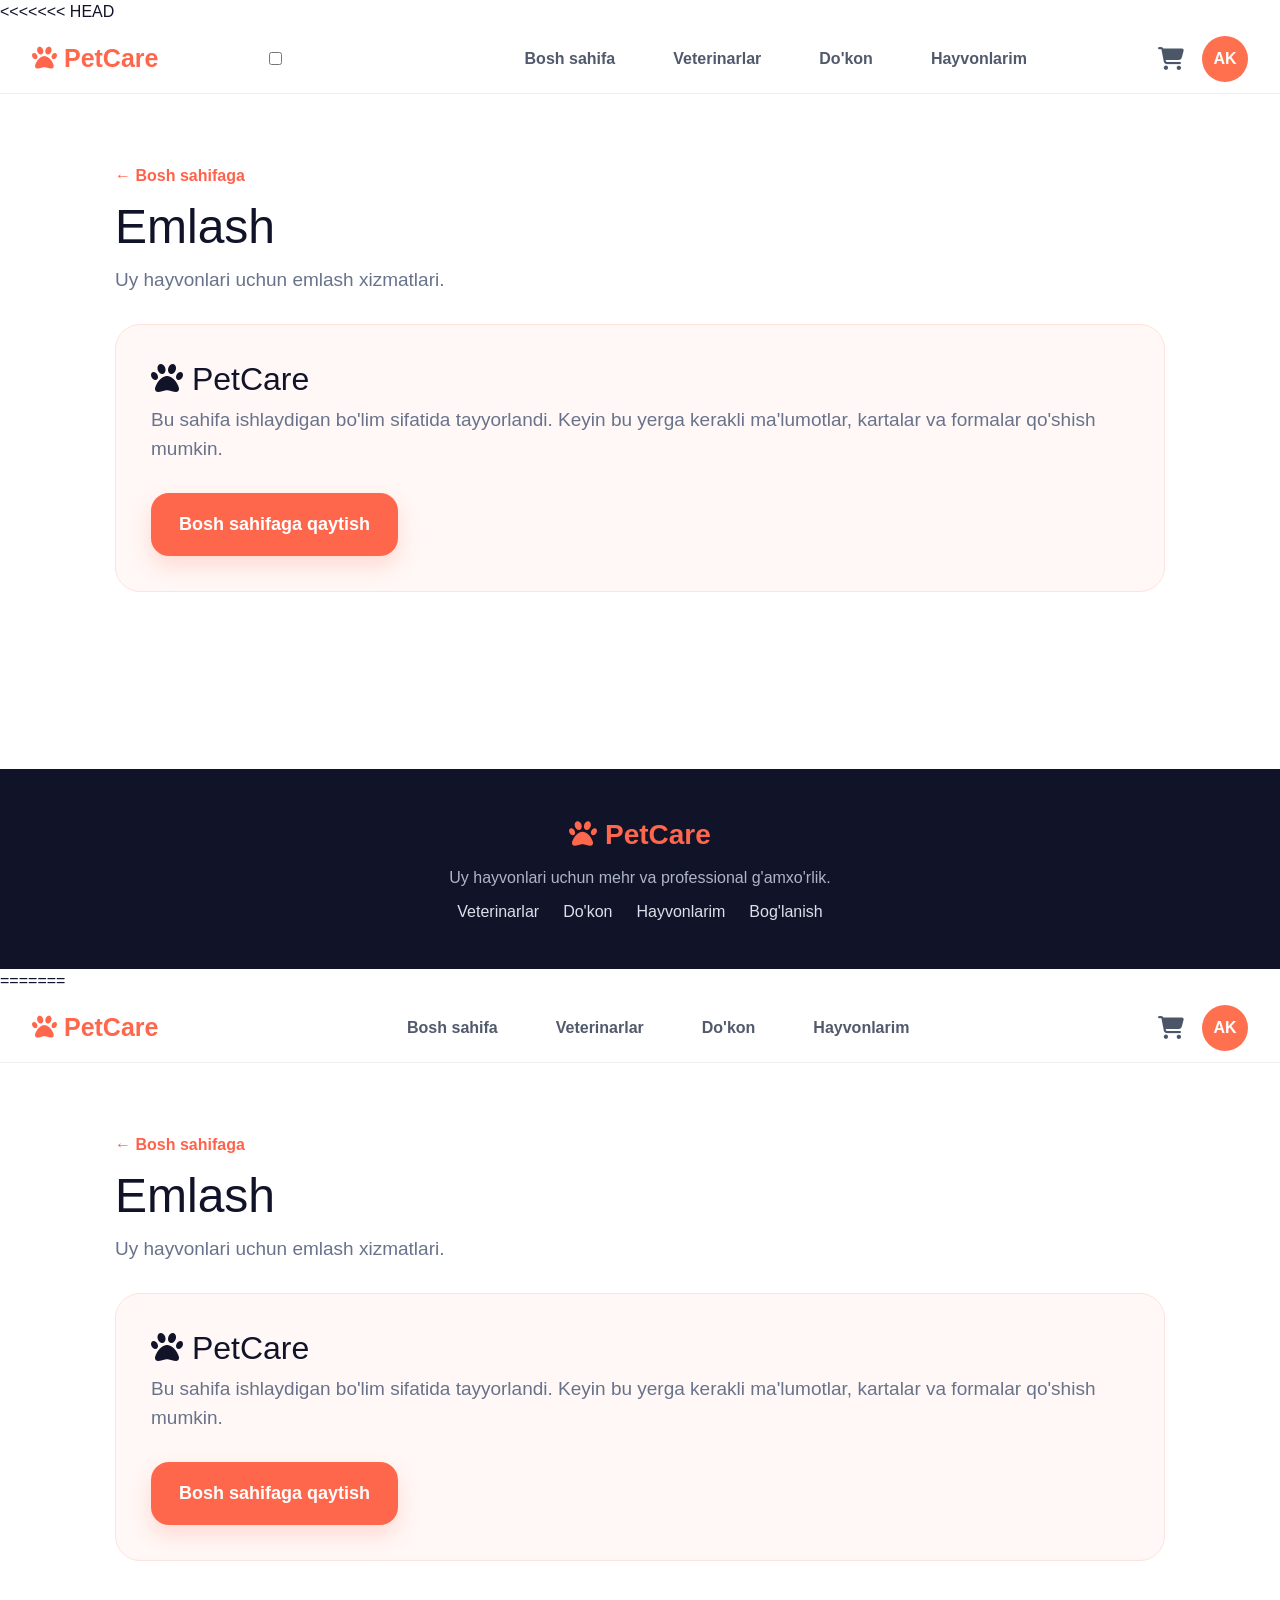
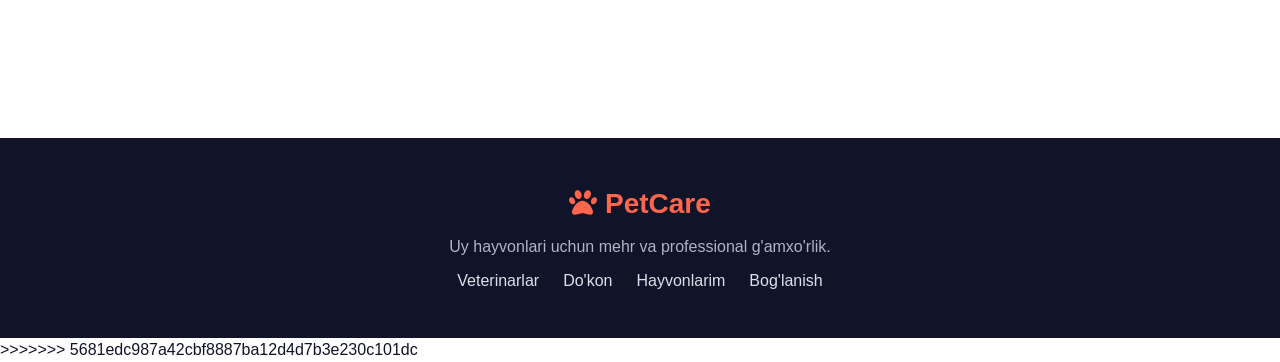
<file: vaccines.html>
<<<<<<< HEAD
<!doctype html><html lang="uz"><head><meta charset="UTF-8"><meta name="viewport" content="width=device-width,initial-scale=1.0"><title>Emlash — PetCare</title><link href="https://cdn.jsdelivr.net/npm/bootstrap@5.3.3/dist/css/bootstrap.min.css" rel="stylesheet"><link rel="stylesheet" href="style.css"><style>.page{max-width:1100px;margin:auto;min-height:75vh;padding:70px 25px}.page h1{font-size:48px;margin:10px 0}.page p{font-size:19px;color:#68738b;margin-bottom:30px}.box{background:#fff8f6;border:1px solid #ffe2dc;border-radius:25px;padding:35px;margin:25px 0}.back{color:#ff624a;font-weight:900}</style>  <link rel="stylesheet" href="https://cdnjs.cloudflare.com/ajax/libs/font-awesome/6.5.1/css/all.min.css">
</head><body><header class="navbar"><a class="logo" href="index.html"><i class="fa-solid fa-paw" aria-hidden="true"></i> <span>PetCare</span></a><input type="checkbox" id="nav-toggle" class="nav-toggle" aria-hidden="true"><label for="nav-toggle" class="hamburger" aria-label="Menyu"><span></span><span></span><span></span></label><nav><a href="index.html">Bosh sahifa</a><a href="vets.html">Veterinarlar</a><a href="shop.html">Do'kon</a><a href="pets.html">Hayvonlarim</a></nav><div class="nav-actions"><a class="icon" href="cart.html"><i class="fa-solid fa-cart-shopping" aria-hidden="true"></i></a><a class="avatar" href="profile.html">AK</a></div></header><main class="page container"><a class="back" href="index.html">← Bosh sahifaga</a><h1>Emlash</h1><p>Uy hayvonlari uchun emlash xizmatlari.</p><div class="box"><h2><i class="fa-solid fa-paw" aria-hidden="true"></i> PetCare</h2><p>Bu sahifa ishlaydigan bo'lim sifatida tayyorlandi. Keyin bu yerga kerakli ma'lumotlar, kartalar va formalar qo'shish mumkin.</p><a class="btn primary" href="index.html">Bosh sahifaga qaytish</a></div></main><footer><b><i class="fa-solid fa-paw" aria-hidden="true"></i> PetCare</b><p>Uy hayvonlari uchun mehr va professional g'amxo'rlik.</p><div><a href="vets.html">Veterinarlar</a><a href="shop.html">Do'kon</a><a href="pets.html">Hayvonlarim</a><a href="contact.html">Bog'lanish</a></div></footer>
</body></html>
=======
<!doctype html>
<html lang="uz">
  <head>
    <meta charset="UTF-8" />
    <meta name="viewport" content="width=device-width,initial-scale=1.0" />
    <title>Emlash — PetCare</title>
    <link
      href="https://cdn.jsdelivr.net/npm/bootstrap@5.3.3/dist/css/bootstrap.min.css"
      rel="stylesheet"
    />
    <link rel="stylesheet" href="style.css" />
    <style>
      .page {
        max-width: 1100px;
        margin: auto;
        min-height: 75vh;
        padding: 70px 25px;
      }
      .page h1 {
        font-size: 48px;
        margin: 10px 0;
      }
      .page p {
        font-size: 19px;
        color: #68738b;
        margin-bottom: 30px;
      }
      .box {
        background: #fff8f6;
        border: 1px solid #ffe2dc;
        border-radius: 25px;
        padding: 35px;
        margin: 25px 0;
      }
      .back {
        color: #ff624a;
        font-weight: 900;
      }
    </style>
    <link
      rel="stylesheet"
      href="https://cdnjs.cloudflare.com/ajax/libs/font-awesome/6.5.1/css/all.min.css"
    />
  </head>
  <body>
    <header class="navbar">
      <a class="logo" href="index.html"
        ><i class="fa-solid fa-paw" aria-hidden="true"></i>
        <span>PetCare</span></a
      >
      <nav>
        <a href="index.html">Bosh sahifa</a><a href="vets.html">Veterinarlar</a
        ><a href="shop.html">Do'kon</a><a href="pets.html">Hayvonlarim</a>
      </nav>
      <div class="nav-actions">
        <a class="icon" href="cart.html"
          ><i class="fa-solid fa-cart-shopping" aria-hidden="true"></i></a
        ><a class="avatar" href="profile.html">AK</a>
      </div>
    </header>
    <main class="page container">
      <a class="back" href="index.html">← Bosh sahifaga</a>
      <h1>Emlash</h1>
      <p>Uy hayvonlari uchun emlash xizmatlari.</p>
      <div class="box">
        <h2><i class="fa-solid fa-paw" aria-hidden="true"></i> PetCare</h2>
        <p>
          Bu sahifa ishlaydigan bo'lim sifatida tayyorlandi. Keyin bu yerga
          kerakli ma'lumotlar, kartalar va formalar qo'shish mumkin.
        </p>
        <a class="btn primary" href="index.html">Bosh sahifaga qaytish</a>
      </div>
    </main>
    <footer>
      <b><i class="fa-solid fa-paw" aria-hidden="true"></i> PetCare</b>
      <p>Uy hayvonlari uchun mehr va professional g'amxo'rlik.</p>
      <div>
        <a href="vets.html">Veterinarlar</a><a href="shop.html">Do'kon</a
        ><a href="pets.html">Hayvonlarim</a
        ><a href="contact.html">Bog'lanish</a>
      </div>
    </footer>
    <script src="https://cdn.jsdelivr.net/npm/bootstrap@5.3.3/dist/js/bootstrap.bundle.min.js"></script>
  </body>
</html>
>>>>>>> 5681edc987a42cbf8887ba12d4d7b3e230c101dc
</file>
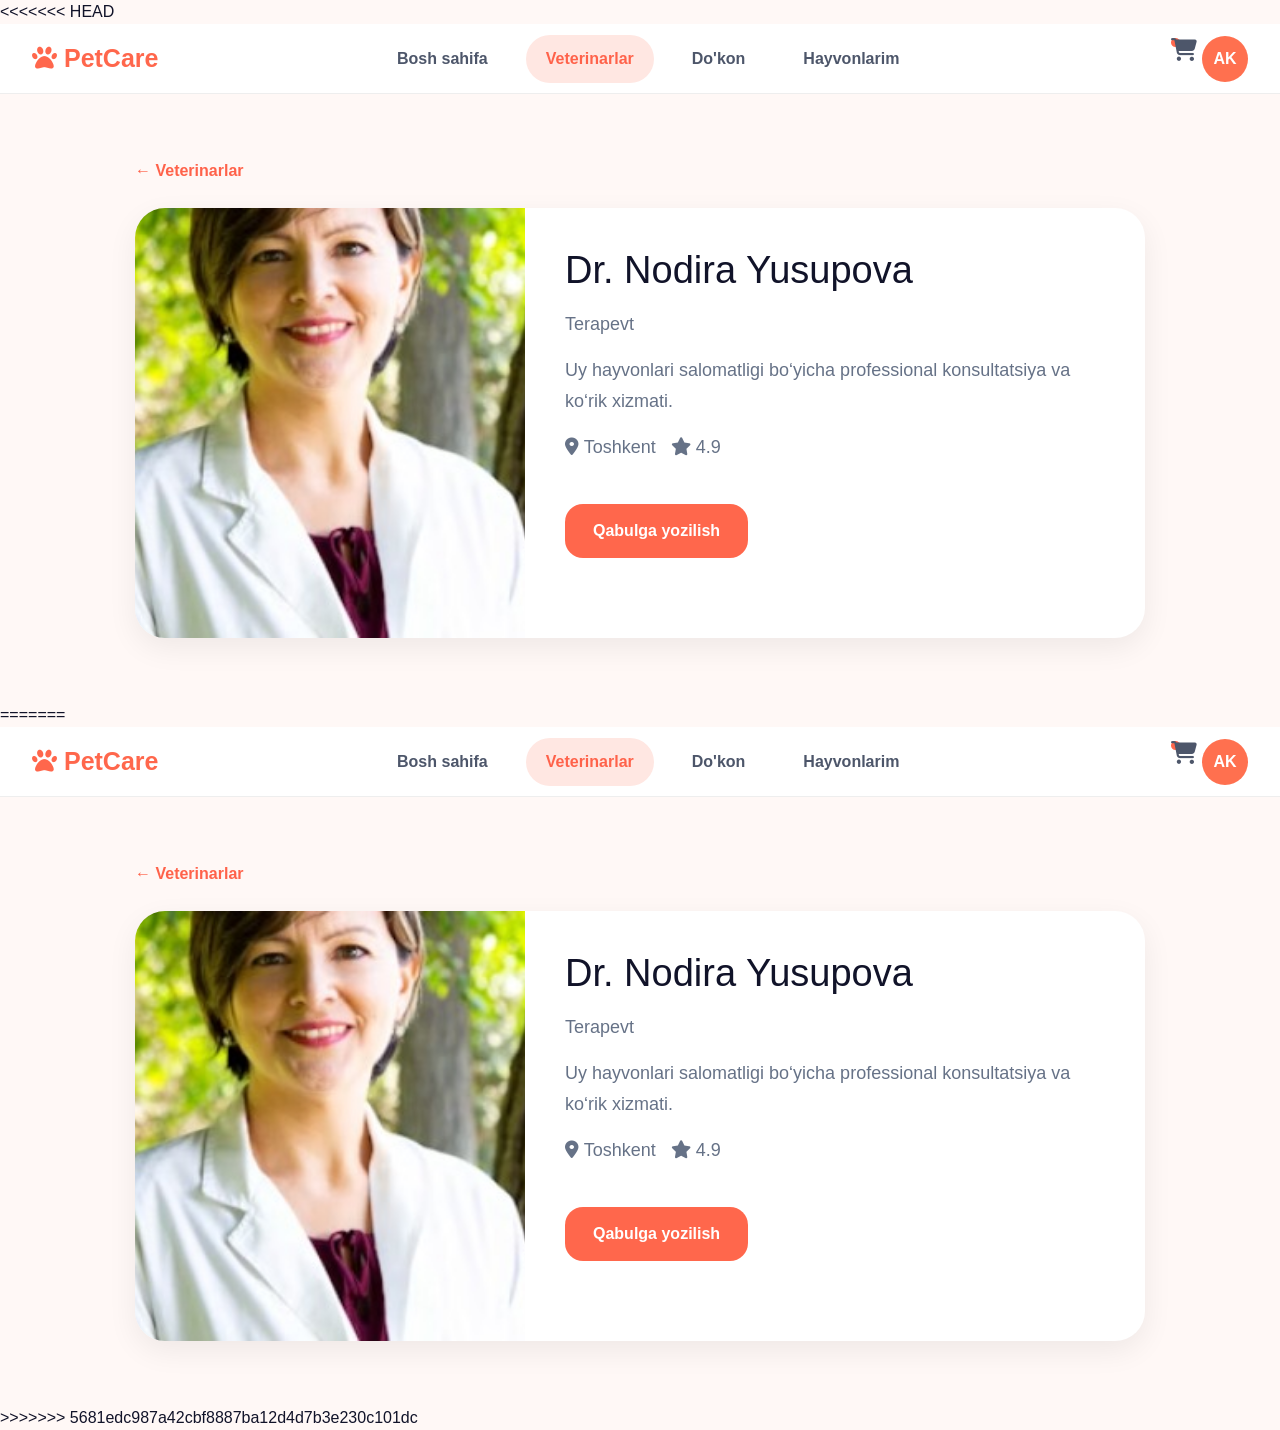
<file: vet-detail.html>
<<<<<<< HEAD
<!DOCTYPE html><html lang="uz"><head><meta charset="UTF-8"><meta name="viewport" content="width=device-width,initial-scale=1.0"><title>Veterinar — PetCare</title><link href="https://cdn.jsdelivr.net/npm/bootstrap@5.3.3/dist/css/bootstrap.min.css" rel="stylesheet"><link rel="stylesheet" href="vets.css"><style>.detail{max-width:1050px;margin:45px auto;padding:20px}.doctor{margin-top:25px;background:#fff;border-radius:30px;display:grid;grid-template-columns:390px 1fr;overflow:hidden;box-shadow:0 10px 30px #0001}.doctor img{width:100%;height:100%;min-height:430px;object-fit:cover}.info{padding:40px}.info h1{font-size:38px}.info p{color:#667287;font-size:18px;line-height:1.7;margin-top:15px}.book{display:inline-block;margin-top:25px;background:#ff674c;color:#fff;padding:15px 28px;border-radius:18px;font-weight:900}@media(max-width:700px){.doctor{grid-template-columns:1fr}.doctor img{min-height:300px}}</style>  <link rel="stylesheet" href="https://cdnjs.cloudflare.com/ajax/libs/font-awesome/6.5.1/css/all.min.css">
</head><body><header class="navbar"><a class="logo" href="index.html"><i class="fa-solid fa-paw" aria-hidden="true"></i> <span>PetCare</span></a><input type="checkbox" id="nav-toggle" class="nav-toggle" aria-hidden="true"><label for="nav-toggle" class="hamburger" aria-label="Menyu"><span></span><span></span><span></span></label><nav><a href="index.html">Bosh sahifa</a><a class="active" href="vets.html">Veterinarlar</a><a href="shop.html">Do'kon</a><a href="pets.html">Hayvonlarim</a></nav><div class="nav-actions"><a class="nav-icon" href="cart.html"><i class="fa-solid fa-cart-shopping" aria-hidden="true"></i></a><a class="avatar" href="profile.html">AK</a></div></header><main class="detail container"><a href="vets.html" style="color:#ff624a;font-weight:900">← Veterinarlar</a><div class="doctor"><img id="photo" src="assets/nodira.jpg"><div class="info"><h1 id="name">Dr. Nodira Yusupova</h1><p id="role">Terapevt</p><p>Uy hayvonlari salomatligi bo‘yicha professional konsultatsiya va ko‘rik xizmati.</p><p><i class="fa-solid fa-location-dot" aria-hidden="true"></i> Toshkent &nbsp; <i class="fa-solid fa-star" aria-hidden="true"></i> 4.9</p><a class="book" href="register.html">Qabulga yozilish</a></div></div></main>
</body></html>
=======
<!doctype html>
<html lang="uz">
  <head>
    <meta charset="UTF-8" />
    <meta name="viewport" content="width=device-width,initial-scale=1.0" />
    <title>Veterinar — PetCare</title>
    <link
      href="https://cdn.jsdelivr.net/npm/bootstrap@5.3.3/dist/css/bootstrap.min.css"
      rel="stylesheet"
    />
    <link rel="stylesheet" href="vets.css" />
    <style>
      .detail {
        max-width: 1050px;
        margin: 45px auto;
        padding: 20px;
      }
      .doctor {
        margin-top: 25px;
        background: #fff;
        border-radius: 30px;
        display: grid;
        grid-template-columns: 390px 1fr;
        overflow: hidden;
        box-shadow: 0 10px 30px #0001;
      }
      .doctor img {
        width: 100%;
        height: 100%;
        min-height: 430px;
        object-fit: cover;
      }
      .info {
        padding: 40px;
      }
      .info h1 {
        font-size: 38px;
      }
      .info p {
        color: #667287;
        font-size: 18px;
        line-height: 1.7;
        margin-top: 15px;
      }
      .book {
        display: inline-block;
        margin-top: 25px;
        background: #ff674c;
        color: #fff;
        padding: 15px 28px;
        border-radius: 18px;
        font-weight: 900;
      }
      @media (max-width: 700px) {
        .doctor {
          grid-template-columns: 1fr;
        }
        .doctor img {
          min-height: 300px;
        }
      }
    </style>
    <link
      rel="stylesheet"
      href="https://cdnjs.cloudflare.com/ajax/libs/font-awesome/6.5.1/css/all.min.css"
    />
  </head>
  <body>
    <header class="navbar">
      <a class="logo" href="index.html"
        ><i class="fa-solid fa-paw" aria-hidden="true"></i>
        <span>PetCare</span></a
      >
      <nav>
        <a href="index.html">Bosh sahifa</a
        ><a class="active" href="vets.html">Veterinarlar</a
        ><a href="shop.html">Do'kon</a><a href="pets.html">Hayvonlarim</a>
      </nav>
      <div class="nav-actions">
        <a class="nav-icon" href="cart.html"
          ><i class="fa-solid fa-cart-shopping" aria-hidden="true"></i></a
        ><a class="avatar" href="profile.html">AK</a>
      </div>
    </header>
    <main class="detail container">
      <a href="vets.html" style="color: #ff624a; font-weight: 900"
        >← Veterinarlar</a
      >
      <div class="doctor">
        <img id="photo" src="assets/nodira.jpg" />
        <div class="info">
          <h1 id="name">Dr. Nodira Yusupova</h1>
          <p id="role">Terapevt</p>
          <p>
            Uy hayvonlari salomatligi bo‘yicha professional konsultatsiya va
            ko‘rik xizmati.
          </p>
          <p>
            <i class="fa-solid fa-location-dot" aria-hidden="true"></i> Toshkent
            &nbsp; <i class="fa-solid fa-star" aria-hidden="true"></i> 4.9
          </p>
          <a class="book" href="register.html">Qabulga yozilish</a>
        </div>
      </div>
    </main>
    <script>
      const doctors = {
        "Dr. Nodira Yusupova": ["assets/nodira.jpg", "Terapevt"],
        "Dr. Jasur Mirzayev": ["assets/jasur.jpg", "Jarroh"],
        "Dr. Malika Toshmatova": ["assets/malika.jpg", "Dermatolog"],
        "Dr. Bobur Xolmatov": ["assets/bobur.jpg", "Terapevt"],
        "Dr. Zilola Rahimova": ["assets/zilola.jpg", "Ko'z shifokori"],
        "Dr. Sherzod Nazarov": ["assets/sherzod.jpg", "Tish doktori"],
      };

      const photoEl = document.getElementById("photo");
      const nameEl = document.getElementById("name");
      const roleEl = document.getElementById("role");
      const doctorName = new URLSearchParams(window.location.search).get(
        "doctor",
      );

      if (doctorName && doctors[doctorName]) {
        nameEl.textContent = doctorName;
        roleEl.textContent = doctors[doctorName][1];
        photoEl.src = doctors[doctorName][0];
        photoEl.alt = doctorName;
      }
    </script>
    <script src="https://cdn.jsdelivr.net/npm/bootstrap@5.3.3/dist/js/bootstrap.bundle.min.js"></script>
  </body>
</html>
>>>>>>> 5681edc987a42cbf8887ba12d4d7b3e230c101dc
</file>
<file: shop.css>
<<<<<<< HEAD
*{box-sizing:border-box;margin:0;padding:0}body{font-family:'Nunito',sans-serif;color:#111329;background:#fff8f6}a{text-decoration:none;color:inherit}button{font-family:inherit;cursor:pointer}.navbar{height:70px;padding:0 32px;background:#fff;border-bottom:1px solid #eee;display:flex;align-items:center;justify-content:space-between;position:sticky;top:0;z-index:10}.logo{font-size:25px;font-weight:900;color:#ff674c}.navbar nav{display:flex;gap:18px}.navbar nav a{padding:12px 20px;border-radius:28px;color:#4d566a;font-weight:800}.navbar nav a:hover,.navbar nav a.active{background:#ffe7e2;color:#ff624a}.nav-actions{display:flex;align-items:center;gap:18px}.nav-icon{font-size:23px;background:transparent;color:#4d566a;position:relative;text-decoration:none;border:0}.nav-icon b{position:absolute;right:-12px;top:-8px;background:#ff674c;color:#fff;border-radius:50%;font-size:11px;padding:3px 6px}.avatar{width:46px;height:46px;border-radius:50%;background:#ff704f;color:#fff;display:grid;place-items:center;font-weight:900}.top{background:#fff;padding:35px 18px 38px;border-bottom:1px solid #eee}.crumb{display:flex;gap:16px;align-items:center;color:#647086;font-size:18px}.crumb span{font-size:28px}.top h1{font-size:38px;margin:20px 0 5px}.subtitle{font-size:18px;color:#6d778a}.search-row{display:flex;gap:12px;margin-top:26px}.search{width:100%;max-width:720px;height:62px;border:1px solid #dfe3e8;border-radius:20px;background:#fff8f6;display:flex;align-items:center;padding:0 20px;gap:15px}.search span{font-size:32px;color:#94a0b3}.search input{border:0;outline:0;background:transparent;width:100%;font:inherit;font-size:18px}.search-btn{height:62px;padding:0 30px;border:0;border-radius:20px;background:#ff674c;color:#fff;font-size:17px;font-weight:900}.shop-area{padding:20px 18px}.filters{display:grid;grid-template-columns:1fr 220px 110px;gap:25px;align-items:end}.filters label{display:block;color:#657086;font-weight:900;margin-bottom:10px}.chips{display:flex;gap:10px;flex-wrap:wrap}.chip{padding:10px 18px;border-radius:24px;border:1px solid #dfe3e8;background:#fff;color:#4b5568;font-size:16px}.chip.active,.chip:hover{background:#ff674c;color:#fff;border-color:#ff674c}.filters select{width:100%;height:46px;border:1px solid #dfe3e8;border-radius:24px;padding:0 15px;background:#fff;font:inherit}.found{color:#6d778a;padding-bottom:10px}.products:not(.row){display:grid;grid-template-columns:repeat(3,1fr);gap:25px;margin-top:35px}.product{background:#fff;border:1px solid #eee;border-radius:25px;overflow:hidden;box-shadow:0 8px 20px #00000010}.p-img{height:245px;position:relative;overflow:hidden}.fake-img{height:100%;display:grid;place-items:center;font-size:105px}.dog{background:#f0dcc9}.cat{background:#dfeef3}.toy{background:#f3e3cf}.med{background:#dceef5}.care{background:#e7def5}.bird{background:#dff2df}.p-img>span{position:absolute;top:14px;left:14px;background:#ff3049;color:#fff;padding:7px 12px;border-radius:16px;font-weight:900}.heart{position:absolute;right:14px;top:14px;width:44px;height:44px;border:0;border-radius:50%;background:#fff;color:#94a0b0;font-size:26px;box-shadow:0 2px 7px #0002}.heart.liked{color:#ff674c}.p-body{padding:20px}.p-body small{background:#d9f7f1;color:#008e7c;padding:5px 13px;border-radius:14px;font-weight:900}.p-body h2{font-size:19px;margin:14px 0 7px}.p-body p{color:#ffac00;letter-spacing:1px}.p-body em{font-style:normal;color:#9ba5b5;letter-spacing:0}.p-body>div{display:flex;align-items:center;justify-content:space-between;margin-top:15px}.p-body b{font-size:20px;color:#ff674c}.cart{border:0;background:#ff674c;color:#fff;padding:11px 17px;border-radius:22px;font-weight:900}.empty{text-align:center;padding:60px;display:none;color:#7b8495;font-size:20px}.toast{position:fixed;right:25px;bottom:25px;background:#111329;color:#fff;padding:14px 20px;border-radius:14px;opacity:0;transform:translateY(15px);transition:.2s}.toast.show{opacity:1;transform:translateY(0)}@media(max-width:900px){.filters{grid-template-columns:1fr}.products{grid-template-columns:repeat(2,1fr)}.found{padding:0}.search{width:100%}}@media(max-width:600px){.navbar nav{display:none}.navbar{padding:0 15px}.products{grid-template-columns:1fr}.search-row{flex-direction:column}.search-btn{width:100%}}

/* Bootstrap 5 + responsive helper layer */
html, body { max-width: 100%; overflow-x: hidden; }
img { max-width: 100%; }

/* Bootstrap-like responsive navigation on small screens */
@media (max-width: 991.98px) {
  .navbar { flex-wrap: wrap; height: auto; min-height: 70px; padding: 10px 20px; gap: 10px; }
  .navbar nav { order: 3; width: 100%; flex-direction: column; gap: 4px; padding: 8px 0 4px; }
  .navbar nav a { width: 100%; text-align: center; padding: 10px 14px; }
  .nav-actions { margin-left: auto; }
  .hero { min-height: auto; }
  .hero-text { width: 100%; }
  .hero-photo { max-width: 100%; }
}
@media (max-width: 767.98px) {
  .navbar { padding: 9px 14px; }
  .logo { font-size: 22px; }
  .nav-actions { gap: 10px; }
  .avatar { width: 40px; height: 40px; }
  .hero h1 { font-size: clamp(34px, 9vw, 46px); letter-spacing: -1px; }
  .hero p { font-size: 17px; }
  .stats { flex-wrap: wrap; gap: 18px 28px; }
  .section, .types { padding-left: 15px; padding-right: 15px; }
  .head h2 { font-size: 30px; }
  .cta { margin-left: 15px; margin-right: 15px; padding: 30px 22px; }
  .cta h2 { font-size: 28px; }
  .float.top { right: 5px; top: -12px; }
  .float.bottom { left: 5px; bottom: -12px; }
  .filter-row, .filters { width: 100%; }
  .cards, .products, .pet-grid { width: 100%; }
  .doctor { grid-template-columns: 1fr; }
  .doctor img { min-height: 280px; max-height: 380px; }
  .info { padding: 25px 20px; }
  .info h1 { font-size: 30px; }
  .cart-item, .summary { flex-direction: column; align-items: stretch; gap: 15px; }
  .checkout { width: 100%; }
  footer div { display: flex; flex-wrap: wrap; justify-content: center; gap: 8px; }
  footer a { margin: 0 6px; }
}
@media (max-width: 575.98px) {
  .buttons .btn { width: 100%; text-align: center; }
  .search-row { width: 100%; }
  .search, .search-btn { height: 54px; }
  .products, .cards, .vets, .services { grid-template-columns: 1fr !important; }
  .p-img { height: 210px; }
  .photo { height: 230px; }
  .pet { padding: 18px; }
  .pet-icon { width: 70px; height: 70px; font-size: 38px; flex: 0 0 70px; }
  .page h1, .top h1 { font-size: 32px; }
}

/* Kartalar orasini ochish (Bootstrap col ziddiyati bartaraf etilgan) — asl 3 ustunli dizayn saqlandi */
.products.row{display:grid!important;grid-template-columns:repeat(3,1fr)!important;gap:25px!important}
.products.row>.product{width:100%!important;max-width:100%!important;padding:0!important;margin:0!important}
@media(max-width:900px){.products.row{grid-template-columns:repeat(2,1fr)!important}}
@media(max-width:600px){.products.row{grid-template-columns:1fr!important}}

/* Filtr bo'limi ustiga chiqib ketishini tuzatish + kartalarni sal kichraytirish */
.products.row{margin-top:28px!important}
.p-img{height:200px!important}
.fake-img{font-size:80px!important}
.p-body{padding:16px!important}
.p-body h2{font-size:17px!important;margin:10px 0 5px!important}
.p-body p{font-size:14px!important}
.p-body b{font-size:18px!important}
.cart{padding:9px 14px!important;font-size:14px!important}
@media(max-width:700px){.p-img{height:180px!important}}

/* Mobil hamburger menyu (CSS-only, JS kerak emas) */
.nav-toggle{display:none}
.hamburger{display:none;flex-direction:column;justify-content:center;gap:5px;width:38px;height:38px;cursor:pointer;z-index:20}
.hamburger span{display:block;width:24px;height:3px;background:#111329;border-radius:2px;transition:.25s}
.nav-toggle:checked ~ .hamburger span:nth-child(1){transform:translateY(8px) rotate(45deg)}
.nav-toggle:checked ~ .hamburger span:nth-child(2){opacity:0}
.nav-toggle:checked ~ .hamburger span:nth-child(3){transform:translateY(-8px) rotate(-45deg)}
@media(max-width:700px){
  .hamburger{display:flex}
  .navbar nav{display:flex!important;flex-direction:column;position:absolute;top:70px;left:0;right:0;background:#fff;padding:10px 20px 18px;gap:2px;border-bottom:1px solid #eee;box-shadow:0 12px 20px #00000014;max-height:0;overflow:hidden;opacity:0;pointer-events:none;transition:.25s ease}
  .navbar nav a{padding:14px 10px;border-radius:12px}
  .nav-toggle:checked ~ nav{max-height:400px;opacity:1;pointer-events:auto}
}


/* Navbar o'ng tomondagi belgilar (bell/savat/avatar) orasini kengaytirish, ustma-ust tushmasligi uchun */
.nav-actions{gap:22px!important}
.nav-actions>*{flex-shrink:0!important}
.icon,.nav-icon{width:40px;height:40px;display:inline-flex!important;align-items:center;justify-content:center;border:0!important;outline:none!important;background:transparent!important}
.avatar{flex-shrink:0!important;margin-left:2px}

/* Header ichki qismini boshqa sahifalardagi markazlashtirilgan konteyner kengligiga moslashtirish */
.navbar{padding-left:max(32px,calc((100% - 1320px)/2))!important;padding-right:max(32px,calc((100% - 1320px)/2))!important;box-sizing:border-box!important}
@media(max-width:700px){.navbar{padding-left:15px!important;padding-right:15px!important}}

/* Sahifa kontentini (top, filter, mahsulotlar/kartalar bo'limi) header bilan bir xil konteyner kengligiga moslashtirish */
.container-fluid{padding-left:max(32px,calc((100% - 1320px)/2))!important;padding-right:max(32px,calc((100% - 1320px)/2))!important;box-sizing:border-box!important}
@media(max-width:700px){.container-fluid{padding-left:15px!important;padding-right:15px!important}}

/* Barcha <button> elementlaridan brauzer standart chegarasini butunlay olib tashlash */
button{border:0!important;outline:0!important;-webkit-appearance:none;appearance:none}
button:focus{outline:0!important;box-shadow:none!important}
.icon,.nav-icon{border:0!important;outline:0!important;box-shadow:none!important;background:transparent!important}
=======
* {
  box-sizing: border-box;
  margin: 0;
  padding: 0
}

body {
  font-family: 'Nunito', sans-serif;
  color: #111329;
  background: #fff8f6
}

a {
  text-decoration: none;
  color: inherit
}

button {
  font-family: inherit;
  cursor: pointer
}

.navbar {
  height: 70px;
  padding: 0 32px;
  background: #fff;
  border-bottom: 1px solid #eee;
  display: flex;
  align-items: center;
  justify-content: space-between;
  position: sticky;
  top: 0;
  z-index: 10
}

.logo {
  font-size: 25px;
  font-weight: 900;
  color: #ff674c
}

.navbar nav {
  display: flex;
  gap: 18px
}

.navbar nav a {
  padding: 12px 20px;
  border-radius: 28px;
  color: #4d566a;
  font-weight: 800
}

.navbar nav a:hover,
.navbar nav a.active {
  background: #ffe7e2;
  color: #ff624a
}

.nav-actions {
  display: flex;
  align-items: center;
  gap: 18px
}

.nav-icon {
  font-size: 23px;
  background: transparent;
  color: #4d566a;
  position: relative;
  text-decoration: none;
  border: 0
}

.nav-icon b {
  position: absolute;
  right: -12px;
  top: -8px;
  background: #ff674c;
  color: #fff;
  border-radius: 50%;
  font-size: 11px;
  padding: 3px 6px
}

.avatar {
  width: 46px;
  height: 46px;
  border-radius: 50%;
  background: #ff704f;
  color: #fff;
  display: grid;
  place-items: center;
  font-weight: 900
}

.top {
  background: #fff;
  padding: 35px 18px 38px;
  border-bottom: 1px solid #eee
}

.crumb {
  display: flex;
  gap: 16px;
  align-items: center;
  color: #647086;
  font-size: 18px
}

.crumb span {
  font-size: 28px
}

.top h1 {
  font-size: 38px;
  margin: 20px 0 5px
}

.subtitle {
  font-size: 18px;
  color: #6d778a
}

.search-row {
  display: flex;
  gap: 12px;
  margin-top: 26px
}

.search {
  width: 720px;
  height: 62px;
  border: 1px solid #dfe3e8;
  border-radius: 20px;
  background: #fff8f6;
  display: flex;
  align-items: center;
  padding: 0 20px;
  gap: 15px
}

.search span {
  font-size: 32px;
  color: #94a0b3
}

.search input {
  border: 0;
  outline: 0;
  background: transparent;
  width: 100%;
  font: inherit;
  font-size: 18px
}

.search-btn {
  height: 62px;
  padding: 0 30px;
  border: 0;
  border-radius: 20px;
  background: #ff674c;
  color: #fff;
  font-size: 17px;
  font-weight: 900
}

.shop-area {
  padding: 20px 18px
}

.filters {
  display: grid;
  grid-template-columns: 1fr 220px 110px;
  gap: 25px;
  align-items: end
}

.filters label {
  display: block;
  color: #657086;
  font-weight: 900;
  margin-bottom: 10px
}

.chips {
  display: flex;
  gap: 10px;
  flex-wrap: wrap
}

.chip {
  padding: 10px 18px;
  border-radius: 24px;
  border: 1px solid #dfe3e8;
  background: #fff;
  color: #4b5568;
  font-size: 16px
}

.chip.active,
.chip:hover {
  background: #ff674c;
  color: #fff;
  border-color: #ff674c
}

.filters select {
  width: 100%;
  height: 46px;
  border: 1px solid #dfe3e8;
  border-radius: 24px;
  padding: 0 15px;
  background: #fff;
  font: inherit
}

.found {
  color: #6d778a;
  padding-bottom: 10px
}

.products:not(.row) {
  display: grid;
  grid-template-columns: repeat(3, 1fr);
  gap: 25px;
  margin-top: 35px
}

.product {
  background: #fff;
  border: 1px solid #eee;
  border-radius: 25px;
  overflow: hidden;
  box-shadow: 0 8px 20px #00000010
}

.p-img {
  height: 245px;
  position: relative;
  overflow: hidden
}

.fake-img {
  height: 100%;
  display: grid;
  place-items: center;
  font-size: 105px
}

.dog {
  background: #f0dcc9
}

.cat {
  background: #dfeef3
}

.toy {
  background: #f3e3cf
}

.med {
  background: #dceef5
}

.care {
  background: #e7def5
}

.bird {
  background: #dff2df
}

.p-img>span {
  position: absolute;
  top: 14px;
  left: 14px;
  background: #ff3049;
  color: #fff;
  padding: 7px 12px;
  border-radius: 16px;
  font-weight: 900
}

.heart {
  position: absolute;
  right: 14px;
  top: 14px;
  width: 44px;
  height: 44px;
  border: 0;
  border-radius: 50%;
  background: #fff;
  color: #94a0b0;
  font-size: 26px;
  box-shadow: 0 2px 7px #0002
}

.heart.liked {
  color: #ff674c
}

.p-body {
  padding: 20px
}

.p-body small {
  background: #d9f7f1;
  color: #008e7c;
  padding: 5px 13px;
  border-radius: 14px;
  font-weight: 900
}

.p-body h2 {
  font-size: 19px;
  margin: 14px 0 7px
}

.p-body p {
  color: #ffac00;
  letter-spacing: 1px
}

.p-body em {
  font-style: normal;
  color: #9ba5b5;
  letter-spacing: 0
}

.p-body>div {
  display: flex;
  align-items: center;
  justify-content: space-between;
  margin-top: 15px
}

.p-body b {
  font-size: 20px;
  color: #ff674c
}

.cart {
  border: 0;
  background: #ff674c;
  color: #fff;
  padding: 11px 17px;
  border-radius: 22px;
  font-weight: 900
}

.empty {
  text-align: center;
  padding: 60px;
  display: none;
  color: #7b8495;
  font-size: 20px
}

.toast {
  position: fixed;
  right: 25px;
  bottom: 25px;
  background: #111329;
  color: #fff;
  padding: 14px 20px;
  border-radius: 14px;
  opacity: 0;
  transform: translateY(15px);
  transition: .2s
}

.toast.show {
  opacity: 1;
  transform: translateY(0)
}

@media(max-width:900px) {
  .filters {
    grid-template-columns: 1fr
  }

  .products {
    grid-template-columns: repeat(2, 1fr)
  }

  .found {
    padding: 0
  }

  .search {
    width: 100%
  }
}

@media(max-width:600px) {
  .navbar nav {
    display: none
  }

  .navbar {
    padding: 0 15px
  }

  .products {
    grid-template-columns: 1fr
  }

  .search-row {
    flex-direction: column
  }

  .search-btn {
    width: 100%
  }
}

/* Bootstrap 5 + responsive helper layer */
html,
body {
  max-width: 100%;
  overflow-x: hidden;
}

img {
  max-width: 100%;
}

/* Bootstrap-like responsive navigation on small screens */
@media (max-width: 991.98px) {
  .navbar {
    flex-wrap: wrap;
    height: auto;
    min-height: 70px;
    padding: 10px 20px;
    gap: 10px;
  }

  .navbar nav {
    order: 3;
    width: 100%;
    flex-direction: column;
    gap: 4px;
    padding: 8px 0 4px;
  }

  .navbar nav a {
    width: 100%;
    text-align: center;
    padding: 10px 14px;
  }

  .nav-actions {
    margin-left: auto;
  }

  .hero {
    min-height: auto;
  }

  .hero-text {
    width: 100%;
  }

  .hero-photo {
    max-width: 100%;
  }
}

@media (max-width: 767.98px) {
  .navbar {
    padding: 9px 14px;
  }

  .logo {
    font-size: 22px;
  }

  .nav-actions {
    gap: 10px;
  }

  .avatar {
    width: 40px;
    height: 40px;
  }

  .hero h1 {
    font-size: clamp(34px, 9vw, 46px);
    letter-spacing: -1px;
  }

  .hero p {
    font-size: 17px;
  }

  .stats {
    flex-wrap: wrap;
    gap: 18px 28px;
  }

  .section,
  .types {
    padding-left: 15px;
    padding-right: 15px;
  }

  .head h2 {
    font-size: 30px;
  }

  .cta {
    margin-left: 15px;
    margin-right: 15px;
    padding: 30px 22px;
  }

  .cta h2 {
    font-size: 28px;
  }

  .float.top {
    right: 5px;
    top: -12px;
  }

  .float.bottom {
    left: 5px;
    bottom: -12px;
  }

  .filter-row,
  .filters {
    width: 100%;
  }

  .cards,
  .products,
  .pet-grid {
    width: 100%;
  }

  .doctor {
    grid-template-columns: 1fr;
  }

  .doctor img {
    min-height: 280px;
    max-height: 380px;
  }

  .info {
    padding: 25px 20px;
  }

  .info h1 {
    font-size: 30px;
  }

  .cart-item,
  .summary {
    flex-direction: column;
    align-items: stretch;
    gap: 15px;
  }

  .checkout {
    width: 100%;
  }

  footer div {
    display: flex;
    flex-wrap: wrap;
    justify-content: center;
    gap: 8px;
  }

  footer a {
    margin: 0 6px;
  }
}

@media (max-width: 575.98px) {
  .buttons .btn {
    width: 100%;
    text-align: center;
  }

  .search-row {
    width: 100%;
  }

  .search,
  .search-btn {
    height: 54px;
  }

  .products,
  .cards,
  .vets,
  .services {
    grid-template-columns: 1fr !important;
  }

  .p-img {
    height: 210px;
  }

  .photo {
    height: 230px;
  }

  .pet {
    padding: 18px;
  }

  .pet-icon {
    width: 70px;
    height: 70px;
    font-size: 38px;
    flex: 0 0 70px;
  }

  .page h1,
  .top h1 {
    font-size: 32px;
  }
}

/* Kartalar orasini ochish (Bootstrap col ziddiyati bartaraf etilgan) — asl 3 ustunli dizayn saqlandi */
.products.row {
  display: grid !important;
  grid-template-columns: repeat(3, 1fr) !important;
  gap: 25px !important
}

.products.row>.product {
  width: 100% !important;
  max-width: 100% !important;
  padding: 0 !important;
  margin: 0 !important
}

@media(max-width:900px) {
  .products.row {
    grid-template-columns: repeat(2, 1fr) !important
  }
}

@media(max-width:600px) {
  .products.row {
    grid-template-columns: 1fr !important
  }
}

/* Filtr bo'limi ustiga chiqib ketishini tuzatish + kartalarni sal kichraytirish */
.products.row {
  margin-top: 28px !important
}

.p-img {
  height: 200px !important
}

.fake-img {
  font-size: 80px !important
}

.p-body {
  padding: 16px !important
}

.p-body h2 {
  font-size: 17px !important;
  margin: 10px 0 5px !important
}

.p-body p {
  font-size: 14px !important
}

.p-body b {
  font-size: 18px !important
}

.cart {
  padding: 9px 14px !important;
  font-size: 14px !important
}

@media(max-width:700px) {
  .p-img {
    height: 180px !important
  }
}
>>>>>>> 5681edc987a42cbf8887ba12d4d7b3e230c101dc
</file>
<file: style.css>
<<<<<<< HEAD
*{box-sizing:border-box;margin:0;padding:0}html{scroll-behavior:smooth}body{font-family:'Nunito',sans-serif;color:#111329;background:#fff}a{text-decoration:none;color:inherit}button{font-family:inherit;cursor:pointer}.navbar{height:70px;padding:0 32px;display:flex;align-items:center;justify-content:space-between;border-bottom:1px solid #eee;position:sticky;top:0;z-index:20;background:#fff}.logo{font-size:25px;font-weight:900;color:#ff674c}.navbar nav{display:flex;gap:18px}.navbar nav a{padding:12px 20px;border-radius:30px;color:#51596c;font-weight:800}.navbar nav a:hover,.navbar nav a.active{background:#ffe7e2;color:#ff624a}.nav-actions{display:flex;align-items:center;gap:18px}.icon{font-size:23px;background:none;color:#4c5669;position:relative}.avatar{width:46px;height:46px;background:#ff704f;color:#fff;border-radius:50%;display:grid;place-items:center;font-weight:900}.hero{min-height:700px;padding:65px 5vw;display:grid;grid-template-columns:1fr 1fr;align-items:center;background:linear-gradient(110deg,#fff2ef,#fffaf8 55%,#effaf8)}.eyebrow{display:inline-block;background:#ffe5e0;color:#ff624a;border-radius:30px;padding:12px 20px;font-weight:800;margin-bottom:28px}.hero h1{font-size:60px;line-height:1.05;letter-spacing:-2px}.hero h1 span{color:#ff674c}.hero p{font-size:20px;line-height:1.6;color:#4c5870;max-width:690px;margin:25px 0}.buttons{display:flex;gap:14px}.btn{padding:17px 27px;border-radius:18px;font-size:18px;font-weight:900;display:inline-block}.primary{background:#ff674c;color:white;box-shadow:0 10px 22px #ff674c35}.secondary{background:#fff;border:1px solid #ddd}.stats{display:flex;gap:50px;margin-top:40px}.stats b{display:block;font-size:26px}.stats small{color:#6d778c}.hero-photo{position:relative;width:480px;height:480px;justify-self:center}.hero-photo>img{width:100%;height:100%;object-fit:cover;border-radius:65px 65px 45px 45px}.float{position:absolute;background:#fff;padding:16px 20px;border-radius:20px;box-shadow:0 18px 35px #0002;display:flex;gap:12px;align-items:center;color:#00a980;font-size:22px}.float b,.float small{display:block;color:#111329}.float small{color:#8b94a7;font-size:13px}.float.top{right:-55px;top:-20px}.float.bottom{left:-55px;bottom:-20px}.progress{display:block;width:80px;height:7px;background:linear-gradient(90deg,#0bb9a0 90%,#eee 90%);border-radius:20px}.types{padding:22px 5vw 35px}.types h3{margin-bottom:16px}.type-list{display:flex;gap:10px;flex-wrap:wrap}.type{padding:12px 20px;border:1px solid #e0e3e8;background:#fff;border-radius:28px;font-weight:800;color:#4d5669}.type.active,.type:hover{background:#ff674c;color:#fff;border-color:#ff674c}.section{padding:50px 5vw}.soft{background:#fff8f6}.head{display:flex;justify-content:space-between;align-items:end;margin-bottom:32px}.head label{font-weight:900;color:#ff624a;font-size:14px}.head label.teal{color:#0ab3a0}.head label.purple{color:#8d68f4}.head h2{font-size:38px;margin-top:7px}.head>a{color:#ff624a;font-weight:900}.services:not(.row){display:grid;grid-template-columns:repeat(6,1fr);gap:20px}.service{height:182px;border-radius:30px;display:flex;flex-direction:column;justify-content:center;align-items:center;text-align:center;transition:.2s}.service:hover{transform:translateY(-5px)}.service span{font-size:34px;margin-bottom:12px}.service b{font-size:17px}.service small{color:#697388;margin-top:5px}.s1{background:#ffe6e7}.s2{background:#e5f2ff}.s3{background:#eee5ff}.s4{background:#ddfaef}.s5{background:#fff5df}.s6{background:#ddfafa}.vets:not(.row){display:grid;grid-template-columns:repeat(3,1fr);gap:30px}.vet,.product{background:#fff;border-radius:28px;overflow:hidden;border:1px solid #eee;box-shadow:0 12px 25px #00000013}.pic{height:265px;position:relative}.pic img,.prod-img img{width:100%;height:100%;object-fit:cover}.pic em,.prod-img em{position:absolute;top:14px;left:15px;background:#0bb98b;color:#fff;padding:7px 13px;border-radius:20px;font-style:normal;font-weight:900}.pic .busy{background:#9da7b7}.heart{position:absolute;right:15px;top:14px;width:45px;height:45px;border-radius:50%;background:#fff;color:#9aa3b2;font-size:26px}.body{padding:22px}.name{display:flex;justify-content:space-between;align-items:center}.name h3{font-size:20px}.name span{background:#f0e3ff;color:#8931e8;padding:5px 11px;border-radius:15px;font-weight:800}.body p{color:#778196;margin:4px 0 10px}.body strong,.product strong{color:#ffae00}.body i,.product i{color:#9aa3b2;font-style:normal}.body hr{border:0;border-top:1px solid #eee;margin:15px 0}.body small{color:#929bad}.price{display:flex;justify-content:space-between;align-items:center;margin-top:5px}.price b{font-size:20px;color:#ff624a}.price a,.add{background:#ff674c;color:#fff;padding:12px 20px;border-radius:25px;font-weight:900;border:0}.products:not(.row){display:grid;grid-template-columns:repeat(4,1fr);gap:28px}.prod-img{height:220px;position:relative}.prod-img em{background:#ff334a}.prod-body{padding:18px 20px}.prod-body>label{background:#d9fbf4;color:#009c8b;padding:5px 12px;border-radius:15px;font-weight:800;font-size:14px}.prod-body h3{margin:10px 0 8px}.prod-body del{color:#929aaa;font-size:13px}.cta{margin:35px 5vw 60px;padding:45px 60px;border-radius:30px;background:linear-gradient(100deg,#ff674c,#ff7a50);color:#fff;display:flex;align-items:center;justify-content:space-between;overflow:hidden}.cta h2{font-size:38px}.cta p{font-size:20px;margin-top:8px}.cta a{background:#fff;color:#ff624a;padding:20px 40px;border-radius:20px;font-weight:900;font-size:18px}.cta>span{font-size:90px;opacity:.12}footer{background:#111329;color:#fff;text-align:center;padding:45px 20px}footer>b{font-size:28px;color:#ff674c}footer p{color:#aeb5c5;margin:10px}footer a{margin:0 12px;color:#dce0e8}footer small{display:block;color:#8e96a8;margin-top:20px}#toast{position:fixed;right:25px;bottom:25px;background:#111329;color:#fff;padding:15px 22px;border-radius:14px;opacity:0;transform:translateY(15px);transition:.2s;z-index:50}#toast.show{opacity:1;transform:translateY(0)}@media(max-width:1050px){.hero{grid-template-columns:1fr}.hero-photo{display:none}.services{grid-template-columns:repeat(3,1fr)}.products{grid-template-columns:repeat(2,1fr)}}@media(max-width:700px){.navbar{padding:0 15px}.navbar nav{display:none}.hero{padding:45px 20px}.hero h1{font-size:43px}.buttons{flex-direction:column}.stats{gap:20px}.section{padding:40px 20px}.services,.vets,.products{grid-template-columns:1fr}.head{align-items:start;flex-direction:column;gap:15px}.cta{margin:20px;padding:35px 25px;display:block}.cta h2{font-size:30px}.cta a{display:inline-block;margin-top:20px}.type-list{flex-wrap:nowrap;overflow:auto}}

/* Bootstrap 5 + responsive helper layer */
html, body { max-width: 100%; overflow-x: hidden; }
img { max-width: 100%; }

/* Bootstrap-like responsive navigation on small screens */
@media (max-width: 991.98px) {
  .navbar { flex-wrap: wrap; height: auto; min-height: 70px; padding: 10px 20px; gap: 10px; }
  .navbar nav { order: 3; width: 100%; flex-direction: column; gap: 4px; padding: 8px 0 4px; }
  .navbar nav a { width: 100%; text-align: center; padding: 10px 14px; }
  .nav-actions { margin-left: auto; }
  .hero { min-height: auto; }
  .hero-text { width: 100%; }
  .hero-photo { max-width: 100%; }
}
@media (max-width: 767.98px) {
  .navbar { padding: 9px 14px; }
  .logo { font-size: 22px; }
  .nav-actions { gap: 10px; }
  .avatar { width: 40px; height: 40px; }
  .hero h1 { font-size: clamp(34px, 9vw, 46px); letter-spacing: -1px; }
  .hero p { font-size: 17px; }
  .stats { flex-wrap: wrap; gap: 18px 28px; }
  .section, .types { padding-left: 15px; padding-right: 15px; }
  .head h2 { font-size: 30px; }
  .cta { margin-left: 15px; margin-right: 15px; padding: 30px 22px; }
  .cta h2 { font-size: 28px; }
  .float.top { right: 5px; top: -12px; }
  .float.bottom { left: 5px; bottom: -12px; }
  .filter-row, .filters { width: 100%; }
  .cards, .products, .pet-grid { width: 100%; }
  .doctor { grid-template-columns: 1fr; }
  .doctor img { min-height: 280px; max-height: 380px; }
  .info { padding: 25px 20px; }
  .info h1 { font-size: 30px; }
  .cart-item, .summary { flex-direction: column; align-items: stretch; gap: 15px; }
  .checkout { width: 100%; }
  footer div { display: flex; flex-wrap: wrap; justify-content: center; gap: 8px; }
  footer a { margin: 0 6px; }
}
@media (max-width: 575.98px) {
  .buttons .btn { width: 100%; text-align: center; }
  .search-row { width: 100%; }
  .search, .search-btn { height: 54px; }
  .products, .cards, .vets, .services { grid-template-columns: 1fr !important; }
  .p-img { height: 210px; }
  .photo { height: 230px; }
  .pet { padding: 18px; }
  .pet-icon { width: 70px; height: 70px; font-size: 38px; flex: 0 0 70px; }
  .page h1, .top h1 { font-size: 32px; }
=======
* {
  box-sizing: border-box;
  margin: 0;
  padding: 0
}

html {
  scroll-behavior: smooth
}

body {
  font-family: 'Nunito', sans-serif;
  color: #111329;
  background: #fff
}

a {
  text-decoration: none;
  color: inherit
}

button {
  font-family: inherit;
  cursor: pointer
}

.navbar {
  height: 70px;
  padding: 0 32px;
  display: flex;
  align-items: center;
  justify-content: space-between;
  border-bottom: 1px solid #eee;
  position: sticky;
  top: 0;
  z-index: 20;
  background: #fff
}

.logo {
  font-size: 25px;
  font-weight: 900;
  color: #ff674c
}

.navbar nav {
  display: flex;
  gap: 18px
}

.navbar nav a {
  padding: 12px 20px;
  border-radius: 30px;
  color: #51596c;
  font-weight: 800
}

.navbar nav a:hover,
.navbar nav a.active {
  background: #ffe7e2;
  color: #ff624a
}

.nav-actions {
  display: flex;
  align-items: center;
  gap: 18px
}

.icon {
  font-size: 23px;
  background: none;
  color: #4c5669;
  position: relative
}

.icon i {
  position: absolute;
  width: 9px;
  height: 9px;
  background: #ff674c;
  border-radius: 50%;
  right: -2px;
  top: -1px
}

.avatar {
  width: 46px;
  height: 46px;
  background: #ff704f;
  color: #fff;
  border-radius: 50%;
  display: grid;
  place-items: center;
  font-weight: 900
}

.hero {
  min-height: 700px;
  padding: 65px 5vw;
  display: grid;
  grid-template-columns: 1fr 1fr;
  align-items: center;
  background: linear-gradient(110deg, #fff2ef, #fffaf8 55%, #effaf8)
}

.eyebrow {
  display: inline-block;
  background: #ffe5e0;
  color: #ff624a;
  border-radius: 30px;
  padding: 12px 20px;
  font-weight: 800;
  margin-bottom: 28px
}

.hero h1 {
  font-size: 60px;
  line-height: 1.05;
  letter-spacing: -2px
}

.hero h1 span {
  color: #ff674c
}

.hero p {
  font-size: 20px;
  line-height: 1.6;
  color: #4c5870;
  max-width: 690px;
  margin: 25px 0
}

.buttons {
  display: flex;
  gap: 14px
}

.btn {
  padding: 17px 27px;
  border-radius: 18px;
  font-size: 18px;
  font-weight: 900;
  display: inline-block
}

.primary {
  background: #ff674c;
  color: white;
  box-shadow: 0 10px 22px #ff674c35
}

.secondary {
  background: #fff;
  border: 1px solid #ddd
}

.stats {
  display: flex;
  gap: 50px;
  margin-top: 40px
}

.stats b {
  display: block;
  font-size: 26px
}

.stats small {
  color: #6d778c
}

.hero-photo {
  position: relative;
  width: 480px;
  height: 480px;
  justify-self: center
}

.hero-photo>img {
  width: 100%;
  height: 100%;
  object-fit: cover;
  border-radius: 65px 65px 45px 45px
}

.float {
  position: absolute;
  background: #fff;
  padding: 16px 20px;
  border-radius: 20px;
  box-shadow: 0 18px 35px #0002;
  display: flex;
  gap: 12px;
  align-items: center;
  color: #00a980;
  font-size: 22px
}

.float b,
.float small {
  display: block;
  color: #111329
}

.float small {
  color: #8b94a7;
  font-size: 13px
}

.float.top {
  right: -55px;
  top: -20px
}

.float.bottom {
  left: -55px;
  bottom: -20px
}

.progress {
  display: block;
  width: 80px;
  height: 7px;
  background: linear-gradient(90deg, #0bb9a0 90%, #eee 90%);
  border-radius: 20px
}

.types {
  padding: 22px 5vw 35px
}

.types h3 {
  margin-bottom: 16px
}

.type-list {
  display: flex;
  gap: 10px;
  flex-wrap: wrap
}

.type {
  padding: 12px 20px;
  border: 1px solid #e0e3e8;
  background: #fff;
  border-radius: 28px;
  font-weight: 800;
  color: #4d5669
}

.type.active,
.type:hover {
  background: #ff674c;
  color: #fff;
  border-color: #ff674c
}

.section {
  padding: 50px 5vw
}

.soft {
  background: #fff8f6
}

.head {
  display: flex;
  justify-content: space-between;
  align-items: end;
  margin-bottom: 32px
}

.head label {
  font-weight: 900;
  color: #ff624a;
  font-size: 14px
}

.head label.teal {
  color: #0ab3a0
}

.head label.purple {
  color: #8d68f4
}

.head h2 {
  font-size: 38px;
  margin-top: 7px
}

.head>a {
  color: #ff624a;
  font-weight: 900
}

.services:not(.row) {
  display: grid;
  grid-template-columns: repeat(6, 1fr);
  gap: 20px
}

.service {
  height: 182px;
  border-radius: 30px;
  display: flex;
  flex-direction: column;
  justify-content: center;
  align-items: center;
  text-align: center;
  transition: .2s
}

.service:hover {
  transform: translateY(-5px)
}

.service span {
  font-size: 34px;
  margin-bottom: 12px
}

.service b {
  font-size: 17px
}

.service small {
  color: #697388;
  margin-top: 5px
}

.s1 {
  background: #ffe6e7
}

.s2 {
  background: #e5f2ff
}

.s3 {
  background: #eee5ff
}

.s4 {
  background: #ddfaef
}

.s5 {
  background: #fff5df
}

.s6 {
  background: #ddfafa
}

.vets:not(.row) {
  display: grid;
  grid-template-columns: repeat(3, 1fr);
  gap: 30px
}

.vet,
.product {
  background: #fff;
  border-radius: 28px;
  overflow: hidden;
  border: 1px solid #eee;
  box-shadow: 0 12px 25px #00000013
}

.pic {
  height: 265px;
  position: relative
}

.pic img,
.prod-img img {
  width: 100%;
  height: 100%;
  object-fit: cover
}

.pic em,
.prod-img em {
  position: absolute;
  top: 14px;
  left: 15px;
  background: #0bb98b;
  color: #fff;
  padding: 7px 13px;
  border-radius: 20px;
  font-style: normal;
  font-weight: 900
}

.pic .busy {
  background: #9da7b7
}

.heart {
  position: absolute;
  right: 15px;
  top: 14px;
  width: 45px;
  height: 45px;
  border-radius: 50%;
  background: #fff;
  color: #9aa3b2;
  font-size: 26px
}

.body {
  padding: 22px
}

.name {
  display: flex;
  justify-content: space-between;
  align-items: center
}

.name h3 {
  font-size: 20px
}

.name span {
  background: #f0e3ff;
  color: #8931e8;
  padding: 5px 11px;
  border-radius: 15px;
  font-weight: 800
}

.body p {
  color: #778196;
  margin: 4px 0 10px
}

.body strong,
.product strong {
  color: #ffae00
}

.body i,
.product i {
  color: #9aa3b2;
  font-style: normal
}

.body hr {
  border: 0;
  border-top: 1px solid #eee;
  margin: 15px 0
}

.body small {
  color: #929bad
}

.price {
  display: flex;
  justify-content: space-between;
  align-items: center;
  margin-top: 5px
}

.price b {
  font-size: 20px;
  color: #ff624a
}

.price a,
.add {
  background: #ff674c;
  color: #fff;
  padding: 12px 20px;
  border-radius: 25px;
  font-weight: 900;
  border: 0
}

.products:not(.row) {
  display: grid;
  grid-template-columns: repeat(4, 1fr);
  gap: 28px
}

.prod-img {
  height: 220px;
  position: relative
}

.prod-img em {
  background: #ff334a
}

.prod-body {
  padding: 18px 20px
}

.prod-body>label {
  background: #d9fbf4;
  color: #009c8b;
  padding: 5px 12px;
  border-radius: 15px;
  font-weight: 800;
  font-size: 14px
}

.prod-body h3 {
  margin: 10px 0 8px
}

.prod-body del {
  color: #929aaa;
  font-size: 13px
}

.cta {
  margin: 35px 5vw 60px;
  padding: 45px 60px;
  border-radius: 30px;
  background: linear-gradient(100deg, #ff674c, #ff7a50);
  color: #fff;
  display: flex;
  align-items: center;
  justify-content: space-between;
  overflow: hidden
}

.cta h2 {
  font-size: 38px
}

.cta p {
  font-size: 20px;
  margin-top: 8px
}

.cta a {
  background: #fff;
  color: #ff624a;
  padding: 20px 40px;
  border-radius: 20px;
  font-weight: 900;
  font-size: 18px
}

.cta>span {
  font-size: 90px;
  opacity: .12
}

footer {
  background: #111329;
  color: #fff;
  text-align: center;
  padding: 45px 20px
}

footer>b {
  font-size: 28px;
  color: #ff674c
}

footer p {
  color: #aeb5c5;
  margin: 10px
}

footer a {
  margin: 0 12px;
  color: #dce0e8
}

footer small {
  display: block;
  color: #8e96a8;
  margin-top: 20px
}

#toast {
  position: fixed;
  right: 25px;
  bottom: 25px;
  background: #111329;
  color: #fff;
  padding: 15px 22px;
  border-radius: 14px;
  opacity: 0;
  transform: translateY(15px);
  transition: .2s;
  z-index: 50
}

#toast.show {
  opacity: 1;
  transform: translateY(0)
}

@media(max-width:1050px) {
  .hero {
    grid-template-columns: 1fr
  }

  .hero-photo {
    display: none
  }

  .services {
    grid-template-columns: repeat(3, 1fr)
  }

  .products {
    grid-template-columns: repeat(2, 1fr)
  }
}

@media(max-width:700px) {
  .navbar {
    padding: 0 15px
  }

  .navbar nav {
    display: none
  }

  .hero {
    padding: 45px 20px
  }

  .hero h1 {
    font-size: 43px
  }

  .buttons {
    flex-direction: column
  }

  .stats {
    gap: 20px
  }

  .section {
    padding: 40px 20px
  }

  .services,
  .vets,
  .products {
    grid-template-columns: 1fr
  }

  .head {
    align-items: start;
    flex-direction: column;
    gap: 15px
  }

  .cta {
    margin: 20px;
    padding: 35px 25px;
    display: block
  }

  .cta h2 {
    font-size: 30px
  }

  .cta a {
    display: inline-block;
    margin-top: 20px
  }

  .type-list {
    flex-wrap: nowrap;
    overflow: auto
  }
}

/* Bootstrap 5 + responsive helper layer */
html,
body {
  max-width: 100%;
  overflow-x: hidden;
}

img {
  max-width: 100%;
}

/* Bootstrap-like responsive navigation on small screens */
@media (max-width: 991.98px) {
  .navbar {
    flex-wrap: wrap;
    height: auto;
    min-height: 70px;
    padding: 10px 20px;
    gap: 10px;
  }

  .navbar nav {
    order: 3;
    width: 100%;
    flex-direction: column;
    gap: 4px;
    padding: 8px 0 4px;
  }

  .navbar nav a {
    width: 100%;
    text-align: center;
    padding: 10px 14px;
  }

  .nav-actions {
    margin-left: auto;
  }

  .hero {
    min-height: auto;
  }

  .hero-text {
    width: 100%;
  }

  .hero-photo {
    max-width: 100%;
  }
}

@media (max-width: 767.98px) {
  .navbar {
    padding: 9px 14px;
  }

  .logo {
    font-size: 22px;
  }

  .nav-actions {
    gap: 10px;
  }

  .avatar {
    width: 40px;
    height: 40px;
  }

  .hero h1 {
    font-size: clamp(34px, 9vw, 46px);
    letter-spacing: -1px;
  }

  .hero p {
    font-size: 17px;
  }

  .stats {
    flex-wrap: wrap;
    gap: 18px 28px;
  }

  .section,
  .types {
    padding-left: 15px;
    padding-right: 15px;
  }

  .head h2 {
    font-size: 30px;
  }

  .cta {
    margin-left: 15px;
    margin-right: 15px;
    padding: 30px 22px;
  }

  .cta h2 {
    font-size: 28px;
  }

  .float.top {
    right: 5px;
    top: -12px;
  }

  .float.bottom {
    left: 5px;
    bottom: -12px;
  }

  .filter-row,
  .filters {
    width: 100%;
  }

  .cards,
  .products,
  .pet-grid {
    width: 100%;
  }

  .doctor {
    grid-template-columns: 1fr;
  }

  .doctor img {
    min-height: 280px;
    max-height: 380px;
  }

  .info {
    padding: 25px 20px;
  }

  .info h1 {
    font-size: 30px;
  }

  .cart-item,
  .summary {
    flex-direction: column;
    align-items: stretch;
    gap: 15px;
  }

  .checkout {
    width: 100%;
  }

  footer div {
    display: flex;
    flex-wrap: wrap;
    justify-content: center;
    gap: 8px;
  }

  footer a {
    margin: 0 6px;
  }
}

@media (max-width: 575.98px) {
  .buttons .btn {
    width: 100%;
    text-align: center;
  }

  .search-row {
    width: 100%;
  }

  .search,
  .search-btn {
    height: 54px;
  }

  .products,
  .cards,
  .vets,
  .services {
    grid-template-columns: 1fr !important;
  }

  .p-img {
    height: 210px;
  }

  .photo {
    height: 230px;
  }

  .pet {
    padding: 18px;
  }

  .pet-icon {
    width: 70px;
    height: 70px;
    font-size: 38px;
    flex: 0 0 70px;
  }

  .page h1,
  .top h1 {
    font-size: 32px;
  }
>>>>>>> 5681edc987a42cbf8887ba12d4d7b3e230c101dc
}


/* PetCare final icon layer */
<<<<<<< HEAD
.fa-solid, .fa-regular { line-height: 1; }
.logo .fa-paw { margin-right: 6px; }
.nav-icon .fa-cart-shopping, .icon .fa-cart-shopping { font-size: 1.05em; }
.fake-img .fa-solid { font-size: 58px; }
.heart .fa-heart { pointer-events: none; }

/* Kartalar orasini ochish (Bootstrap col ziddiyati bartaraf etilgan) — asl ustunlar soni saqlandi */
.vets.row{display:grid!important;grid-template-columns:repeat(3,1fr)!important;gap:30px!important}
.products.row{display:grid!important;grid-template-columns:repeat(4,1fr)!important;gap:28px!important}
.vets.row>.vet,.products.row>.product{width:100%!important;max-width:100%!important;padding:0!important;margin:0!important}
@media(max-width:1050px){.vets.row{grid-template-columns:repeat(2,1fr)!important}.products.row{grid-template-columns:repeat(2,1fr)!important}}
@media(max-width:700px){.vets.row,.products.row{grid-template-columns:1fr!important}}

/* Xizmatlar: hammasi 1 qatorda, kartalar kattalashtirildi, orasi ochiq */
.services.row{display:grid!important;grid-template-columns:repeat(6,1fr)!important;gap:18px!important}
.services.row>.service{width:100%!important;max-width:100%!important;height:210px!important;padding:26px 16px!important;margin:0!important;border-radius:26px!important}
.services.row>.service span{font-size:42px!important;margin-bottom:16px!important}
.services.row>.service b{font-size:19px!important}
.services.row>.service small{font-size:15px!important;margin-top:8px!important}
@media(max-width:1100px){.services.row{grid-template-columns:repeat(3,1fr)!important}}
@media(max-width:700px){.services.row{grid-template-columns:repeat(2,1fr)!important;gap:14px!important}.services.row>.service{height:180px!important;padding:20px 12px!important}}
@media(max-width:420px){.services.row{grid-template-columns:1fr!important}}

/* Mobil hamburger menyu (CSS-only, JS kerak emas) */
.nav-toggle{display:none}
.hamburger{display:none;flex-direction:column;justify-content:center;gap:5px;width:38px;height:38px;cursor:pointer;z-index:20}
.hamburger span{display:block;width:24px;height:3px;background:#111329;border-radius:2px;transition:.25s}
.nav-toggle:checked ~ .hamburger span:nth-child(1){transform:translateY(8px) rotate(45deg)}
.nav-toggle:checked ~ .hamburger span:nth-child(2){opacity:0}
.nav-toggle:checked ~ .hamburger span:nth-child(3){transform:translateY(-8px) rotate(-45deg)}
@media(max-width:700px){
  .hamburger{display:flex}
  .navbar nav{display:flex!important;flex-direction:column;position:absolute;top:70px;left:0;right:0;background:#fff;padding:10px 20px 18px;gap:2px;border-bottom:1px solid #eee;box-shadow:0 12px 20px #00000014;max-height:0;overflow:hidden;opacity:0;pointer-events:none;transition:.25s ease}
  .navbar nav a{padding:14px 10px;border-radius:12px}
  .nav-toggle:checked ~ nav{max-height:400px;opacity:1;pointer-events:auto}
}


/* Navbar o'ng tomondagi belgilar (bell/savat/avatar) orasini kengaytirish, ustma-ust tushmasligi uchun */
.nav-actions{gap:22px!important}
.nav-actions>*{flex-shrink:0!important}
.icon,.nav-icon{width:40px;height:40px;display:inline-flex!important;align-items:center;justify-content:center;border:0!important;outline:none!important;background:transparent!important}
.avatar{flex-shrink:0!important;margin-left:2px}

/* Header ichki qismini boshqa sahifalardagi markazlashtirilgan konteyner kengligiga moslashtirish */
.navbar{padding-left:max(32px,calc((100% - 1320px)/2))!important;padding-right:max(32px,calc((100% - 1320px)/2))!important;box-sizing:border-box!important}
@media(max-width:700px){.navbar{padding-left:15px!important;padding-right:15px!important}}

/* Barcha <button> elementlaridan brauzer standart chegarasini butunlay olib tashlash */
button{border:0!important;outline:0!important;-webkit-appearance:none;appearance:none}
button:focus{outline:0!important;box-shadow:none!important}
.icon,.nav-icon{border:0!important;outline:0!important;box-shadow:none!important;background:transparent!important}
=======
.fa-solid,
.fa-regular {
  line-height: 1;
}

.logo .fa-paw {
  margin-right: 6px;
}

.nav-icon .fa-cart-shopping,
.icon .fa-cart-shopping {
  font-size: 1.05em;
}

.fake-img .fa-solid {
  font-size: 58px;
}

.heart .fa-heart {
  pointer-events: none;
}

/* Kartalar orasini ochish (Bootstrap col ziddiyati bartaraf etilgan) — asl ustunlar soni saqlandi */
.vets.row {
  display: grid !important;
  grid-template-columns: repeat(3, 1fr) !important;
  gap: 30px !important
}

.products.row {
  display: grid !important;
  grid-template-columns: repeat(4, 1fr) !important;
  gap: 28px !important
}

.vets.row>.vet,
.products.row>.product {
  width: 100% !important;
  max-width: 100% !important;
  padding: 0 !important;
  margin: 0 !important
}

@media(max-width:1050px) {
  .vets.row {
    grid-template-columns: repeat(2, 1fr) !important
  }

  .products.row {
    grid-template-columns: repeat(2, 1fr) !important
  }
}

@media(max-width:700px) {

  .vets.row,
  .products.row {
    grid-template-columns: 1fr !important
  }
}

/* Xizmatlar: hammasi 1 qatorda, kartalar kattalashtirildi, orasi ochiq */
.services.row {
  display: grid !important;
  grid-template-columns: repeat(6, 1fr) !important;
  gap: 18px !important
}

.services.row>.service {
  width: 100% !important;
  max-width: 100% !important;
  height: 210px !important;
  padding: 26px 16px !important;
  margin: 0 !important;
  border-radius: 26px !important
}

.services.row>.service span {
  font-size: 42px !important;
  margin-bottom: 16px !important
}

.services.row>.service b {
  font-size: 19px !important
}

.services.row>.service small {
  font-size: 15px !important;
  margin-top: 8px !important
}

@media(max-width:1100px) {
  .services.row {
    grid-template-columns: repeat(3, 1fr) !important
  }
}

@media(max-width:700px) {
  .services.row {
    grid-template-columns: repeat(2, 1fr) !important;
    gap: 14px !important
  }

  .services.row>.service {
    height: 180px !important;
    padding: 20px 12px !important
  }
}

@media(max-width:420px) {
  .services.row {
    grid-template-columns: 1fr !important
  }
}
>>>>>>> 5681edc987a42cbf8887ba12d4d7b3e230c101dc
</file>
<file: pets.css>
<<<<<<< HEAD
*{box-sizing:border-box;margin:0;padding:0}body{font-family:'Nunito',sans-serif;color:#111329;background:#fff8f6}a{text-decoration:none;color:inherit}.navbar{height:70px;padding:0 32px;background:#fff;border-bottom:1px solid #eee;display:flex;align-items:center;justify-content:space-between;position:sticky;top:0;z-index:5}.logo{font-size:25px;font-weight:900;color:#ff674c}.navbar nav{display:flex;gap:18px}.navbar nav a{padding:12px 20px;border-radius:28px;color:#4d566a;font-weight:800}.navbar nav a:hover,.navbar nav a.active{background:#ffe7e2;color:#ff624a}.nav-actions{display:flex;gap:18px;align-items:center}.nav-icon{font-size:23px;color:#4d566a}.avatar{width:46px;height:46px;border-radius:50%;background:#ff704f;color:#fff;display:grid;place-items:center;font-weight:900}.top{background:#fff;padding:35px 18px 45px;border-bottom:1px solid #eee}.crumb{display:flex;gap:16px;align-items:center;color:#657086;font-size:18px}.crumb span{font-size:28px}.top h1{font-size:40px;margin:22px 0 7px}.top p{color:#687388;font-size:18px}.pets-area{padding:35px 20px}.head{display:flex;justify-content:space-between;align-items:center;margin-bottom:25px}.head span{color:#ff674c;font-weight:900;font-size:14px}.head h2{font-size:32px;margin-top:4px}.head button,#save{background:#ff674c;color:#fff;border:0;border-radius:25px;padding:13px 22px;font:inherit;font-weight:900;cursor:pointer}.pet-grid:not(.row){display:grid;grid-template-columns:repeat(2,1fr);gap:22px}.pet{background:#fff;border:1px solid #eee;border-radius:25px;padding:24px;display:flex;align-items:center;gap:20px;box-shadow:0 8px 20px #0000000d;position:relative}.pet-icon{width:90px;height:90px;border-radius:22px;background:#ffe4de;display:grid;place-items:center;font-size:50px}.pet-icon.cat{background:#e7e0ff}.pet h3{font-size:23px}.pet p{color:#718096;margin-top:5px}.more{position:absolute;right:18px;top:18px;border:0;background:#f6f7f9;border-radius:50%;width:36px;height:36px;font-size:20px}.empty{display:none;text-align:center;padding:40px;color:#778196}.modal{display:none;position:fixed;inset:0;background:#11132966;place-items:center;z-index:20}.modal.show{display:grid}.box{width:min(430px,90%);background:#fff;border-radius:25px;padding:30px;position:relative}.box h2{margin-bottom:20px}.box input,.box select{width:100%;height:50px;margin-bottom:12px;border:1px solid #ddd;border-radius:13px;padding:0 14px;font:inherit}.close{position:absolute;right:15px;top:12px;border:0;background:none;font-size:28px;color:#687388;cursor:pointer}@media(max-width:700px){.navbar nav{display:none}.navbar{padding:0 15px}.pet-grid{grid-template-columns:1fr}.head{align-items:flex-start;gap:15px;flex-direction:column}}

/* Bootstrap 5 + responsive helper layer */
html, body { max-width: 100%; overflow-x: hidden; }
img { max-width: 100%; }

/* Bootstrap-like responsive navigation on small screens */
@media (max-width: 991.98px) {
  .navbar { flex-wrap: wrap; height: auto; min-height: 70px; padding: 10px 20px; gap: 10px; }
  .navbar nav { order: 3; width: 100%; flex-direction: column; gap: 4px; padding: 8px 0 4px; }
  .navbar nav a { width: 100%; text-align: center; padding: 10px 14px; }
  .nav-actions { margin-left: auto; }
  .hero { min-height: auto; }
  .hero-text { width: 100%; }
  .hero-photo { max-width: 100%; }
}
@media (max-width: 767.98px) {
  .navbar { padding: 9px 14px; }
  .logo { font-size: 22px; }
  .nav-actions { gap: 10px; }
  .avatar { width: 40px; height: 40px; }
  .hero h1 { font-size: clamp(34px, 9vw, 46px); letter-spacing: -1px; }
  .hero p { font-size: 17px; }
  .stats { flex-wrap: wrap; gap: 18px 28px; }
  .section, .types { padding-left: 15px; padding-right: 15px; }
  .head h2 { font-size: 30px; }
  .cta { margin-left: 15px; margin-right: 15px; padding: 30px 22px; }
  .cta h2 { font-size: 28px; }
  .float.top { right: 5px; top: -12px; }
  .float.bottom { left: 5px; bottom: -12px; }
  .filter-row, .filters { width: 100%; }
  .cards, .products, .pet-grid { width: 100%; }
  .doctor { grid-template-columns: 1fr; }
  .doctor img { min-height: 280px; max-height: 380px; }
  .info { padding: 25px 20px; }
  .info h1 { font-size: 30px; }
  .cart-item, .summary { flex-direction: column; align-items: stretch; gap: 15px; }
  .checkout { width: 100%; }
  footer div { display: flex; flex-wrap: wrap; justify-content: center; gap: 8px; }
  footer a { margin: 0 6px; }
}
@media (max-width: 575.98px) {
  .buttons .btn { width: 100%; text-align: center; }
  .search-row { width: 100%; }
  .search, .search-btn { height: 54px; }
  .products, .cards, .vets, .services { grid-template-columns: 1fr !important; }
  .p-img { height: 210px; }
  .photo { height: 230px; }
  .pet { padding: 18px; }
  .pet-icon { width: 70px; height: 70px; font-size: 38px; flex: 0 0 70px; }
  .page h1, .top h1 { font-size: 32px; }
}

/* Kartalar orasini ochish (Bootstrap col ziddiyati bartaraf etilgan) — asl 2 ustunli dizayn saqlandi */
.pet-grid.row{display:grid!important;grid-template-columns:repeat(2,1fr)!important;gap:22px!important}
.pet-grid.row>.pet{width:100%!important;max-width:100%!important;padding-left:24px!important;padding-right:24px!important;margin:0!important}
@media(max-width:700px){.pet-grid.row{grid-template-columns:1fr!important}}

/* Mobil hamburger menyu (CSS-only, JS kerak emas) */
.nav-toggle{display:none}
.hamburger{display:none;flex-direction:column;justify-content:center;gap:5px;width:38px;height:38px;cursor:pointer;z-index:20}
.hamburger span{display:block;width:24px;height:3px;background:#111329;border-radius:2px;transition:.25s}
.nav-toggle:checked ~ .hamburger span:nth-child(1){transform:translateY(8px) rotate(45deg)}
.nav-toggle:checked ~ .hamburger span:nth-child(2){opacity:0}
.nav-toggle:checked ~ .hamburger span:nth-child(3){transform:translateY(-8px) rotate(-45deg)}
@media(max-width:700px){
  .hamburger{display:flex}
  .navbar nav{display:flex!important;flex-direction:column;position:absolute;top:70px;left:0;right:0;background:#fff;padding:10px 20px 18px;gap:2px;border-bottom:1px solid #eee;box-shadow:0 12px 20px #00000014;max-height:0;overflow:hidden;opacity:0;pointer-events:none;transition:.25s ease}
  .navbar nav a{padding:14px 10px;border-radius:12px}
  .nav-toggle:checked ~ nav{max-height:400px;opacity:1;pointer-events:auto}
}


/* Navbar o'ng tomondagi belgilar (bell/savat/avatar) orasini kengaytirish, ustma-ust tushmasligi uchun */
.nav-actions{gap:22px!important}
.nav-actions>*{flex-shrink:0!important}
.icon,.nav-icon{width:40px;height:40px;display:inline-flex!important;align-items:center;justify-content:center;border:0!important;outline:none!important;background:transparent!important}
.avatar{flex-shrink:0!important;margin-left:2px}

/* Header ichki qismini boshqa sahifalardagi markazlashtirilgan konteyner kengligiga moslashtirish */
.navbar{padding-left:max(32px,calc((100% - 1320px)/2))!important;padding-right:max(32px,calc((100% - 1320px)/2))!important;box-sizing:border-box!important}
@media(max-width:700px){.navbar{padding-left:15px!important;padding-right:15px!important}}

/* Sahifa kontentini (top, filter, mahsulotlar/kartalar bo'limi) header bilan bir xil konteyner kengligiga moslashtirish */
.container-fluid{padding-left:max(32px,calc((100% - 1320px)/2))!important;padding-right:max(32px,calc((100% - 1320px)/2))!important;box-sizing:border-box!important}
@media(max-width:700px){.container-fluid{padding-left:15px!important;padding-right:15px!important}}

/* Barcha <button> elementlaridan brauzer standart chegarasini butunlay olib tashlash */
button{border:0!important;outline:0!important;-webkit-appearance:none;appearance:none}
button:focus{outline:0!important;box-shadow:none!important}
.icon,.nav-icon{border:0!important;outline:0!important;box-shadow:none!important;background:transparent!important}
=======
* {
  box-sizing: border-box;
  margin: 0;
  padding: 0
}

body {
  font-family: 'Nunito', sans-serif;
  color: #111329;
  background: #fff8f6
}

a {
  text-decoration: none;
  color: inherit
}

.navbar {
  height: 70px;
  padding: 0 32px;
  background: #fff;
  border-bottom: 1px solid #eee;
  display: flex;
  align-items: center;
  justify-content: space-between;
  position: sticky;
  top: 0;
  z-index: 5
}

.logo {
  font-size: 25px;
  font-weight: 900;
  color: #ff674c
}

.navbar nav {
  display: flex;
  gap: 18px
}

.navbar nav a {
  padding: 12px 20px;
  border-radius: 28px;
  color: #4d566a;
  font-weight: 800
}

.navbar nav a:hover,
.navbar nav a.active {
  background: #ffe7e2;
  color: #ff624a
}

.nav-actions {
  display: flex;
  gap: 18px;
  align-items: center
}

.nav-icon {
  font-size: 23px;
  color: #4d566a
}

.avatar {
  width: 46px;
  height: 46px;
  border-radius: 50%;
  background: #ff704f;
  color: #fff;
  display: grid;
  place-items: center;
  font-weight: 900
}

.top {
  background: #fff;
  padding: 35px 18px 45px;
  border-bottom: 1px solid #eee
}

.crumb {
  display: flex;
  gap: 16px;
  align-items: center;
  color: #657086;
  font-size: 18px
}

.crumb span {
  font-size: 28px
}

.top h1 {
  font-size: 40px;
  margin: 22px 0 7px
}

.top p {
  color: #687388;
  font-size: 18px
}

.pets-area {
  padding: 35px 20px
}

.head {
  display: flex;
  justify-content: space-between;
  align-items: center;
  margin-bottom: 25px
}

.head span {
  color: #ff674c;
  font-weight: 900;
  font-size: 14px
}

.head h2 {
  font-size: 32px;
  margin-top: 4px
}

.head button,
#save {
  background: #ff674c;
  color: #fff;
  border: 0;
  border-radius: 25px;
  padding: 13px 22px;
  font: inherit;
  font-weight: 900;
  cursor: pointer
}

.pet-grid:not(.row) {
  display: grid;
  grid-template-columns: repeat(2, 1fr);
  gap: 22px
}

.pet {
  background: #fff;
  border: 1px solid #eee;
  border-radius: 25px;
  padding: 24px;
  display: flex;
  align-items: center;
  gap: 20px;
  box-shadow: 0 8px 20px #0000000d;
  position: relative
}

.pet-icon {
  width: 90px;
  height: 90px;
  border-radius: 22px;
  background: #ffe4de;
  display: grid;
  place-items: center;
  font-size: 50px
}

.pet-icon.cat {
  background: #e7e0ff
}

.pet h3 {
  font-size: 23px
}

.pet p {
  color: #718096;
  margin-top: 5px
}

.more {
  position: absolute;
  right: 18px;
  top: 18px;
  border: 0;
  background: #f6f7f9;
  border-radius: 50%;
  width: 36px;
  height: 36px;
  font-size: 20px
}

.empty {
  display: none;
  text-align: center;
  padding: 40px;
  color: #778196
}

.modal {
  display: none;
  position: fixed;
  inset: 0;
  background: #11132966;
  place-items: center;
  z-index: 20
}

.modal.show {
  display: grid
}

.box {
  width: min(430px, 90%);
  background: #fff;
  border-radius: 25px;
  padding: 30px;
  position: relative
}

.box h2 {
  margin-bottom: 20px
}

.box input,
.box select {
  width: 100%;
  height: 50px;
  margin-bottom: 12px;
  border: 1px solid #ddd;
  border-radius: 13px;
  padding: 0 14px;
  font: inherit
}

.close {
  position: absolute;
  right: 15px;
  top: 12px;
  border: 0;
  background: none;
  font-size: 28px;
  color: #687388;
  cursor: pointer
}

@media(max-width:700px) {
  .navbar nav {
    display: none
  }

  .navbar {
    padding: 0 15px
  }

  .pet-grid {
    grid-template-columns: 1fr
  }

  .head {
    align-items: flex-start;
    gap: 15px;
    flex-direction: column
  }
}

/* Bootstrap 5 + responsive helper layer */
html,
body {
  max-width: 100%;
  overflow-x: hidden;
}

img {
  max-width: 100%;
}

/* Bootstrap-like responsive navigation on small screens */
@media (max-width: 991.98px) {
  .navbar {
    flex-wrap: wrap;
    height: auto;
    min-height: 70px;
    padding: 10px 20px;
    gap: 10px;
  }

  .navbar nav {
    order: 3;
    width: 100%;
    flex-direction: column;
    gap: 4px;
    padding: 8px 0 4px;
  }

  .navbar nav a {
    width: 100%;
    text-align: center;
    padding: 10px 14px;
  }

  .nav-actions {
    margin-left: auto;
  }

  .hero {
    min-height: auto;
  }

  .hero-text {
    width: 100%;
  }

  .hero-photo {
    max-width: 100%;
  }
}

@media (max-width: 767.98px) {
  .navbar {
    padding: 9px 14px;
  }

  .logo {
    font-size: 22px;
  }

  .nav-actions {
    gap: 10px;
  }

  .avatar {
    width: 40px;
    height: 40px;
  }

  .hero h1 {
    font-size: clamp(34px, 9vw, 46px);
    letter-spacing: -1px;
  }

  .hero p {
    font-size: 17px;
  }

  .stats {
    flex-wrap: wrap;
    gap: 18px 28px;
  }

  .section,
  .types {
    padding-left: 15px;
    padding-right: 15px;
  }

  .head h2 {
    font-size: 30px;
  }

  .cta {
    margin-left: 15px;
    margin-right: 15px;
    padding: 30px 22px;
  }

  .cta h2 {
    font-size: 28px;
  }

  .float.top {
    right: 5px;
    top: -12px;
  }

  .float.bottom {
    left: 5px;
    bottom: -12px;
  }

  .filter-row,
  .filters {
    width: 100%;
  }

  .cards,
  .products,
  .pet-grid {
    width: 100%;
  }

  .doctor {
    grid-template-columns: 1fr;
  }

  .doctor img {
    min-height: 280px;
    max-height: 380px;
  }

  .info {
    padding: 25px 20px;
  }

  .info h1 {
    font-size: 30px;
  }

  .cart-item,
  .summary {
    flex-direction: column;
    align-items: stretch;
    gap: 15px;
  }

  .checkout {
    width: 100%;
  }

  footer div {
    display: flex;
    flex-wrap: wrap;
    justify-content: center;
    gap: 8px;
  }

  footer a {
    margin: 0 6px;
  }
}

@media (max-width: 575.98px) {
  .buttons .btn {
    width: 100%;
    text-align: center;
  }

  .search-row {
    width: 100%;
  }

  .search,
  .search-btn {
    height: 54px;
  }

  .products,
  .cards,
  .vets,
  .services {
    grid-template-columns: 1fr !important;
  }

  .p-img {
    height: 210px;
  }

  .photo {
    height: 230px;
  }

  .pet {
    padding: 18px;
  }

  .pet-icon {
    width: 70px;
    height: 70px;
    font-size: 38px;
    flex: 0 0 70px;
  }

  .page h1,
  .top h1 {
    font-size: 32px;
  }
}

/* Kartalar orasini ochish (Bootstrap col ziddiyati bartaraf etilgan) — asl 2 ustunli dizayn saqlandi */
.pet-grid.row {
  display: grid !important;
  grid-template-columns: repeat(2, 1fr) !important;
  gap: 22px !important
}

.pet-grid.row>.pet {
  width: 100% !important;
  max-width: 100% !important;
  padding-left: 24px !important;
  padding-right: 24px !important;
  margin: 0 !important
}

@media(max-width:700px) {
  .pet-grid.row {
    grid-template-columns: 1fr !important
  }
}
>>>>>>> 5681edc987a42cbf8887ba12d4d7b3e230c101dc
</file>
<file: vets.css>
<<<<<<< HEAD
*{box-sizing:border-box;margin:0;padding:0}html{scroll-behavior:smooth}body{font-family:'Nunito',sans-serif;color:#111329;background:#fff8f6}a{text-decoration:none;color:inherit}button{font-family:inherit;cursor:pointer;border:0}.navbar{height:70px;padding:0 32px;background:#fff;border-bottom:1px solid #eee;display:flex;align-items:center;justify-content:space-between;position:sticky;top:0;z-index:10}.logo{font-size:25px;font-weight:900;color:#ff674c}.navbar nav{display:flex;gap:18px}.navbar nav a{padding:12px 20px;border-radius:28px;color:#4d566a;font-weight:800}.navbar nav a:hover,.navbar nav a.active{background:#ffe7e2;color:#ff624a}.nav-actions{display:flex;align-items:center;gap:18px}.nav-icon{font-size:23px;background:transparent;color:#4d566a;position:relative}.avatar{width:46px;height:46px;border-radius:50%;background:#ff704f;color:#fff;display:grid;place-items:center;font-weight:900}.top{background:#fff;padding:35px 15px 38px;border-bottom:1px solid #eee}.crumb{display:flex;gap:16px;align-items:center;color:#647086;font-size:18px}.crumb span{font-size:28px;color:#7b8494}.crumb b{color:#111329}.top h1{font-size:38px;margin:22px 0 30px}.search{width:100%;max-width:720px;height:64px;border:1px solid #e0e3e8;border-radius:20px;background:#fff8f6;display:flex;align-items:center;padding:0 20px;gap:17px}.search span{font-size:32px;color:#94a0b3}.search input{border:0;outline:0;background:transparent;width:100%;font:inherit;font-size:18px;color:#4c5669}.search input::placeholder{color:#8993a5}.filter-area{padding:16px 17px 18px}.filter-row{display:grid;grid-template-columns:1fr 260px 105px;gap:28px;align-items:end}.filter-row label{display:block;font-size:15px;font-weight:900;color:#657086;margin-bottom:10px}.chips{display:flex;gap:10px;flex-wrap:wrap}.chip{background:#fff;border:1px solid #dfe3e8;border-radius:24px;padding:10px 18px;font-size:16px;color:#3f485a}.chip.active,.chip:hover{background:#ff674c;color:#fff;border-color:#ff674c}.city-box select{width:100%;height:48px;border:1px solid #dfe3e8;border-radius:25px;background:#fff;padding:0 18px;font:inherit;color:#3e485b;outline:none}.found{color:#69758a;white-space:nowrap;padding-bottom:12px}.cards:not(.row){display:grid;grid-template-columns:repeat(3,1fr);gap:30px;margin-top:40px}.vet-card{background:#fff;border-radius:28px;overflow:hidden;border:1px solid #eee;box-shadow:0 8px 18px #00000013;transition:.2s}.vet-card:hover{transform:translateY(-3px)}.photo{height:266px;position:relative;background:#ddd}.photo img{width:100%;height:100%;display:block;object-fit:cover}.status{position:absolute;left:16px;top:16px;padding:7px 12px;border-radius:18px;color:#fff;font-weight:900;font-size:14px}.free{background:#06b887}.busy{background:#9ca7b8}.heart{position:absolute;right:15px;top:15px;width:46px;height:46px;border-radius:50%;background:#fff;color:#9aa5b5;font-size:27px;box-shadow:0 2px 5px #0001}.heart.liked{color:#ff674c}.card-body{padding:20px 25px 25px}.name-line{display:flex;align-items:center;justify-content:space-between;gap:10px}.name-line h2{font-size:20px;white-space:nowrap}.years{background:#f1e2ff;color:#8a2ee8;border-radius:16px;padding:4px 12px;font-weight:900;white-space:nowrap}.role{font-size:18px;color:#6e788c;margin:4px 0 12px}.meta{font-size:17px;color:#667287;white-space:nowrap}.meta strong{color:#ffae00;letter-spacing:1px;margin-left:12px}.meta em{font-style:normal;color:#9aa4b5;margin-left:8px}.card-body hr{border:0;border-top:1px solid #eee;margin:17px 0 10px}.card-body small{color:#9aa4b5;font-size:15px}.bottom-line{display:flex;align-items:center;justify-content:space-between}.bottom-line b{font-size:20px;color:#ff674c}.view{background:#ff674c;color:#fff;border-radius:25px;padding:12px 22px;font-size:16px;font-weight:900}.view:hover{background:#f65b40}.empty{display:none;text-align:center;padding:60px;font-size:20px;color:#7a8496}.pagination{display:flex;justify-content:center;gap:10px;margin:48px 0 5px}.pagination button{width:50px;height:50px;border-radius:50%;background:#fff;border:1px solid #e0e4e9;color:#475167;font-size:18px}.pagination button.active,.pagination button:hover{background:#ff674c;color:#fff;border-color:#ff674c}.toast{position:fixed;right:25px;bottom:25px;background:#111329;color:#fff;padding:14px 20px;border-radius:14px;opacity:0;transform:translateY(15px);transition:.2s;z-index:50}.toast.show{opacity:1;transform:translateY(0)}@media(max-width:1000px){.filter-row{grid-template-columns:1fr 220px}.found{grid-column:2}.cards{grid-template-columns:repeat(2,1fr)}}@media(max-width:700px){.navbar{padding:0 15px}.navbar nav{display:none}.top{padding:25px 15px}.top h1{font-size:32px}.search{width:100%}.filter-row{display:block}.city-box{margin-top:18px}.found{margin-top:15px}.cards{grid-template-columns:1fr;margin-top:25px}.photo{height:250px}.name-line h2{font-size:18px}.meta{font-size:15px}}

/* Bootstrap 5 + responsive helper layer */
html, body { max-width: 100%; overflow-x: hidden; }
img { max-width: 100%; }

/* Bootstrap-like responsive navigation on small screens */
@media (max-width: 991.98px) {
  .navbar { flex-wrap: wrap; height: auto; min-height: 70px; padding: 10px 20px; gap: 10px; }
  .navbar nav { order: 3; width: 100%; flex-direction: column; gap: 4px; padding: 8px 0 4px; }
  .navbar nav a { width: 100%; text-align: center; padding: 10px 14px; }
  .nav-actions { margin-left: auto; }
  .hero { min-height: auto; }
  .hero-text { width: 100%; }
  .hero-photo { max-width: 100%; }
}
@media (max-width: 767.98px) {
  .navbar { padding: 9px 14px; }
  .logo { font-size: 22px; }
  .nav-actions { gap: 10px; }
  .avatar { width: 40px; height: 40px; }
  .hero h1 { font-size: clamp(34px, 9vw, 46px); letter-spacing: -1px; }
  .hero p { font-size: 17px; }
  .stats { flex-wrap: wrap; gap: 18px 28px; }
  .section, .types { padding-left: 15px; padding-right: 15px; }
  .head h2 { font-size: 30px; }
  .cta { margin-left: 15px; margin-right: 15px; padding: 30px 22px; }
  .cta h2 { font-size: 28px; }
  .float.top { right: 5px; top: -12px; }
  .float.bottom { left: 5px; bottom: -12px; }
  .filter-row, .filters { width: 100%; }
  .cards, .products, .pet-grid { width: 100%; }
  .doctor { grid-template-columns: 1fr; }
  .doctor img { min-height: 280px; max-height: 380px; }
  .info { padding: 25px 20px; }
  .info h1 { font-size: 30px; }
  .cart-item, .summary { flex-direction: column; align-items: stretch; gap: 15px; }
  .checkout { width: 100%; }
  footer div { display: flex; flex-wrap: wrap; justify-content: center; gap: 8px; }
  footer a { margin: 0 6px; }
}
@media (max-width: 575.98px) {
  .buttons .btn { width: 100%; text-align: center; }
  .search-row { width: 100%; }
  .search, .search-btn { height: 54px; }
  .products, .cards, .vets, .services { grid-template-columns: 1fr !important; }
  .p-img { height: 210px; }
  .photo { height: 230px; }
  .pet { padding: 18px; }
  .pet-icon { width: 70px; height: 70px; font-size: 38px; flex: 0 0 70px; }
  .page h1, .top h1 { font-size: 32px; }
}

/* Kartalar orasini ochish (Bootstrap col ziddiyati bartaraf etilgan) — asl 3 ustunli dizayn saqlandi */
.cards.row{display:grid!important;grid-template-columns:repeat(3,1fr)!important;gap:30px!important}
.cards.row>.vet-card{width:100%!important;max-width:100%!important;padding:0!important;margin:0!important}
@media(max-width:1000px){.cards.row{grid-template-columns:repeat(2,1fr)!important}}
@media(max-width:700px){.cards.row{grid-template-columns:1fr!important}}

/* Filtr bo'limi ustiga chiqib ketishini tuzatish + kartalarni sal kichraytirish */
.cards.row{margin-top:28px!important}
.photo{height:220px!important}
.card-body{padding:16px 20px 20px!important}
.name-line h2{font-size:18px!important}
.role{font-size:16px!important;margin:3px 0 10px!important}
.meta{font-size:15px!important}
.bottom-line b{font-size:18px!important}
.view{padding:10px 18px!important;font-size:15px!important}
@media(max-width:700px){.photo{height:200px!important}}

/* Mobil hamburger menyu (CSS-only, JS kerak emas) */
.nav-toggle{display:none}
.hamburger{display:none;flex-direction:column;justify-content:center;gap:5px;width:38px;height:38px;cursor:pointer;z-index:20}
.hamburger span{display:block;width:24px;height:3px;background:#111329;border-radius:2px;transition:.25s}
.nav-toggle:checked ~ .hamburger span:nth-child(1){transform:translateY(8px) rotate(45deg)}
.nav-toggle:checked ~ .hamburger span:nth-child(2){opacity:0}
.nav-toggle:checked ~ .hamburger span:nth-child(3){transform:translateY(-8px) rotate(-45deg)}
@media(max-width:700px){
  .hamburger{display:flex}
  .navbar nav{display:flex!important;flex-direction:column;position:absolute;top:70px;left:0;right:0;background:#fff;padding:10px 20px 18px;gap:2px;border-bottom:1px solid #eee;box-shadow:0 12px 20px #00000014;max-height:0;overflow:hidden;opacity:0;pointer-events:none;transition:.25s ease}
  .navbar nav a{padding:14px 10px;border-radius:12px}
  .nav-toggle:checked ~ nav{max-height:400px;opacity:1;pointer-events:auto}
}


/* Navbar o'ng tomondagi belgilar (bell/savat/avatar) orasini kengaytirish, ustma-ust tushmasligi uchun */
.nav-actions{gap:22px!important}
.nav-actions>*{flex-shrink:0!important}
.icon,.nav-icon{width:40px;height:40px;display:inline-flex!important;align-items:center;justify-content:center;border:0!important;outline:none!important;background:transparent!important}
.avatar{flex-shrink:0!important;margin-left:2px}

/* Header ichki qismini boshqa sahifalardagi markazlashtirilgan konteyner kengligiga moslashtirish */
.navbar{padding-left:max(32px,calc((100% - 1320px)/2))!important;padding-right:max(32px,calc((100% - 1320px)/2))!important;box-sizing:border-box!important}
@media(max-width:700px){.navbar{padding-left:15px!important;padding-right:15px!important}}

/* Sahifa kontentini (top, filter, mahsulotlar/kartalar bo'limi) header bilan bir xil konteyner kengligiga moslashtirish */
.container-fluid{padding-left:max(32px,calc((100% - 1320px)/2))!important;padding-right:max(32px,calc((100% - 1320px)/2))!important;box-sizing:border-box!important}
@media(max-width:700px){.container-fluid{padding-left:15px!important;padding-right:15px!important}}

/* Bosh sahifadagi "Mashhur veterinarlar" dizayni bilan bir xil karta ko'rinishi */
.vet{background:#fff;border-radius:28px;overflow:hidden;border:1px solid #eee;box-shadow:0 12px 25px #00000013;transition:.2s}
.vet:hover{transform:translateY(-4px)}
.vet .pic{height:265px;position:relative}
.vet .pic img{width:100%;height:100%;object-fit:cover}
.vet .pic em{position:absolute;top:14px;left:15px;background:#0bb98b;color:#fff;padding:7px 13px;border-radius:20px;font-style:normal;font-weight:900}
.vet .pic em.busy{background:#9da7b7}
.vet .body{padding:22px}
.vet .name{display:flex;justify-content:space-between;align-items:center}
.vet .name h3{font-size:20px}
.vet .name span{background:#f0e3ff;color:#8931e8;padding:5px 11px;border-radius:15px;font-weight:800}
.vet .body>p{color:#778196;margin:4px 0 10px}
.vet .body>div{color:#4c5669}
.vet .body strong{color:#ffae00}
.vet .body i{color:#9aa3b2;font-style:normal}
.vet .body hr{border:0;border-top:1px solid #eee;margin:15px 0}
.vet .body small{color:#929bad}
.vet .price{display:flex;justify-content:space-between;align-items:center;margin-top:5px}
.vet .price b{font-size:20px;color:#ff624a}
.vet .price a{background:#ff674c;color:#fff;padding:12px 20px;border-radius:25px;font-weight:900;border:0}
.cards.row{display:grid!important;grid-template-columns:repeat(3,1fr)!important;gap:30px!important}
.cards.row>.vet{width:100%!important;max-width:100%!important;padding:0!important;margin:0!important}
@media(max-width:1000px){.cards.row{grid-template-columns:repeat(2,1fr)!important}}
@media(max-width:700px){.cards.row{grid-template-columns:1fr!important}.vet .pic{height:220px}}

/* Barcha <button> elementlaridan brauzer standart chegarasini butunlay olib tashlash */
button{border:0!important;outline:0!important;-webkit-appearance:none;appearance:none}
button:focus{outline:0!important;box-shadow:none!important}
.icon,.nav-icon{border:0!important;outline:0!important;box-shadow:none!important;background:transparent!important}
=======
* {
  box-sizing: border-box;
  margin: 0;
  padding: 0
}

html {
  scroll-behavior: smooth
}

body {
  font-family: 'Nunito', sans-serif;
  color: #111329;
  background: #fff8f6
}

a {
  text-decoration: none;
  color: inherit
}

button {
  font-family: inherit;
  cursor: pointer;
  border: 0
}

.navbar {
  height: 70px;
  padding: 0 32px;
  background: #fff;
  border-bottom: 1px solid #eee;
  display: flex;
  align-items: center;
  justify-content: space-between;
  position: sticky;
  top: 0;
  z-index: 10
}

.logo {
  font-size: 25px;
  font-weight: 900;
  color: #ff674c
}

.navbar nav {
  display: flex;
  gap: 18px
}

.navbar nav a {
  padding: 12px 20px;
  border-radius: 28px;
  color: #4d566a;
  font-weight: 800
}

.navbar nav a:hover,
.navbar nav a.active {
  background: #ffe7e2;
  color: #ff624a
}

.nav-actions {
  display: flex;
  align-items: center;
  gap: 18px
}

.nav-icon {
  font-size: 23px;
  background: transparent;
  color: #4d566a;
  position: relative
}

.nav-icon i {
  position: absolute;
  width: 9px;
  height: 9px;
  background: #ff674c;
  border-radius: 50%;
  right: -2px;
  top: -1px
}

.avatar {
  width: 46px;
  height: 46px;
  border-radius: 50%;
  background: #ff704f;
  color: #fff;
  display: grid;
  place-items: center;
  font-weight: 900
}

.top {
  background: #fff;
  padding: 35px 15px 38px;
  border-bottom: 1px solid #eee
}

.crumb {
  display: flex;
  gap: 16px;
  align-items: center;
  color: #647086;
  font-size: 18px
}

.crumb span {
  font-size: 28px;
  color: #7b8494
}

.crumb b {
  color: #111329
}

.top h1 {
  font-size: 38px;
  margin: 22px 0 30px
}

.search {
  width: 720px;
  height: 64px;
  border: 1px solid #e0e3e8;
  border-radius: 20px;
  background: #fff8f6;
  display: flex;
  align-items: center;
  padding: 0 20px;
  gap: 17px
}

.search span {
  font-size: 32px;
  color: #94a0b3
}

.search input {
  border: 0;
  outline: 0;
  background: transparent;
  width: 100%;
  font: inherit;
  font-size: 18px;
  color: #4c5669
}

.search input::placeholder {
  color: #8993a5
}

.filter-area {
  padding: 16px 17px 18px
}

.filter-row {
  display: grid;
  grid-template-columns: 1fr 260px 105px;
  gap: 28px;
  align-items: end
}

.filter-row label {
  display: block;
  font-size: 15px;
  font-weight: 900;
  color: #657086;
  margin-bottom: 10px
}

.chips {
  display: flex;
  gap: 10px;
  flex-wrap: wrap
}

.chip {
  background: #fff;
  border: 1px solid #dfe3e8;
  border-radius: 24px;
  padding: 10px 18px;
  font-size: 16px;
  color: #3f485a
}

.chip.active,
.chip:hover {
  background: #ff674c;
  color: #fff;
  border-color: #ff674c
}

.city-box select {
  width: 100%;
  height: 48px;
  border: 1px solid #dfe3e8;
  border-radius: 25px;
  background: #fff;
  padding: 0 18px;
  font: inherit;
  color: #3e485b;
  outline: none
}

.found {
  color: #69758a;
  white-space: nowrap;
  padding-bottom: 12px
}

.cards:not(.row) {
  display: grid;
  grid-template-columns: repeat(3, 1fr);
  gap: 30px;
  margin-top: 40px
}

.vet-card {
  background: #fff;
  border-radius: 28px;
  overflow: hidden;
  border: 1px solid #eee;
  box-shadow: 0 8px 18px #00000013;
  transition: .2s
}

.vet-card:hover {
  transform: translateY(-3px)
}

.photo {
  height: 266px;
  position: relative;
  background: #ddd
}

.photo img {
  width: 100%;
  height: 100%;
  display: block;
  object-fit: cover
}

.status {
  position: absolute;
  left: 16px;
  top: 16px;
  padding: 7px 12px;
  border-radius: 18px;
  color: #fff;
  font-weight: 900;
  font-size: 14px
}

.free {
  background: #06b887
}

.busy {
  background: #9ca7b8
}

.heart {
  position: absolute;
  right: 15px;
  top: 15px;
  width: 46px;
  height: 46px;
  border-radius: 50%;
  background: #fff;
  color: #9aa5b5;
  font-size: 27px;
  box-shadow: 0 2px 5px #0001
}

.heart.liked {
  color: #ff674c
}

.card-body {
  padding: 20px 25px 25px
}

.name-line {
  display: flex;
  align-items: center;
  justify-content: space-between;
  gap: 10px
}

.name-line h2 {
  font-size: 20px;
  white-space: nowrap
}

.years {
  background: #f1e2ff;
  color: #8a2ee8;
  border-radius: 16px;
  padding: 4px 12px;
  font-weight: 900;
  white-space: nowrap
}

.role {
  font-size: 18px;
  color: #6e788c;
  margin: 4px 0 12px
}

.meta {
  font-size: 17px;
  color: #667287;
  white-space: nowrap
}

.meta strong {
  color: #ffae00;
  letter-spacing: 1px;
  margin-left: 12px
}

.meta em {
  font-style: normal;
  color: #9aa4b5;
  margin-left: 8px
}

.card-body hr {
  border: 0;
  border-top: 1px solid #eee;
  margin: 17px 0 10px
}

.card-body small {
  color: #9aa4b5;
  font-size: 15px
}

.bottom-line {
  display: flex;
  align-items: center;
  justify-content: space-between
}

.bottom-line b {
  font-size: 20px;
  color: #ff674c
}

.view {
  background: #ff674c;
  color: #fff;
  border-radius: 25px;
  padding: 12px 22px;
  font-size: 16px;
  font-weight: 900
}

.view:hover {
  background: #f65b40
}

.empty {
  display: none;
  text-align: center;
  padding: 60px;
  font-size: 20px;
  color: #7a8496
}

.pagination {
  display: flex;
  justify-content: center;
  gap: 10px;
  margin: 48px 0 5px
}

.pagination button {
  width: 50px;
  height: 50px;
  border-radius: 50%;
  background: #fff;
  border: 1px solid #e0e4e9;
  color: #475167;
  font-size: 18px
}

.pagination button.active,
.pagination button:hover {
  background: #ff674c;
  color: #fff;
  border-color: #ff674c
}

.toast {
  position: fixed;
  right: 25px;
  bottom: 25px;
  background: #111329;
  color: #fff;
  padding: 14px 20px;
  border-radius: 14px;
  opacity: 0;
  transform: translateY(15px);
  transition: .2s;
  z-index: 50
}

.toast.show {
  opacity: 1;
  transform: translateY(0)
}

@media(max-width:1000px) {
  .filter-row {
    grid-template-columns: 1fr 220px
  }

  .found {
    grid-column: 2
  }

  .cards {
    grid-template-columns: repeat(2, 1fr)
  }
}

@media(max-width:700px) {
  .navbar {
    padding: 0 15px
  }

  .navbar nav {
    display: none
  }

  .top {
    padding: 25px 15px
  }

  .top h1 {
    font-size: 32px
  }

  .search {
    width: 100%
  }

  .filter-row {
    display: block
  }

  .city-box {
    margin-top: 18px
  }

  .found {
    margin-top: 15px
  }

  .cards {
    grid-template-columns: 1fr;
    margin-top: 25px
  }

  .photo {
    height: 250px
  }

  .name-line h2 {
    font-size: 18px
  }

  .meta {
    font-size: 15px
  }
}

/* Bootstrap 5 + responsive helper layer */
html,
body {
  max-width: 100%;
  overflow-x: hidden;
}

img {
  max-width: 100%;
}

/* Bootstrap-like responsive navigation on small screens */
@media (max-width: 991.98px) {
  .navbar {
    flex-wrap: wrap;
    height: auto;
    min-height: 70px;
    padding: 10px 20px;
    gap: 10px;
  }

  .navbar nav {
    order: 3;
    width: 100%;
    flex-direction: column;
    gap: 4px;
    padding: 8px 0 4px;
  }

  .navbar nav a {
    width: 100%;
    text-align: center;
    padding: 10px 14px;
  }

  .nav-actions {
    margin-left: auto;
  }

  .hero {
    min-height: auto;
  }

  .hero-text {
    width: 100%;
  }

  .hero-photo {
    max-width: 100%;
  }
}

@media (max-width: 767.98px) {
  .navbar {
    padding: 9px 14px;
  }

  .logo {
    font-size: 22px;
  }

  .nav-actions {
    gap: 10px;
  }

  .avatar {
    width: 40px;
    height: 40px;
  }

  .hero h1 {
    font-size: clamp(34px, 9vw, 46px);
    letter-spacing: -1px;
  }

  .hero p {
    font-size: 17px;
  }

  .stats {
    flex-wrap: wrap;
    gap: 18px 28px;
  }

  .section,
  .types {
    padding-left: 15px;
    padding-right: 15px;
  }

  .head h2 {
    font-size: 30px;
  }

  .cta {
    margin-left: 15px;
    margin-right: 15px;
    padding: 30px 22px;
  }

  .cta h2 {
    font-size: 28px;
  }

  .float.top {
    right: 5px;
    top: -12px;
  }

  .float.bottom {
    left: 5px;
    bottom: -12px;
  }

  .filter-row,
  .filters {
    width: 100%;
  }

  .cards,
  .products,
  .pet-grid {
    width: 100%;
  }

  .doctor {
    grid-template-columns: 1fr;
  }

  .doctor img {
    min-height: 280px;
    max-height: 380px;
  }

  .info {
    padding: 25px 20px;
  }

  .info h1 {
    font-size: 30px;
  }

  .cart-item,
  .summary {
    flex-direction: column;
    align-items: stretch;
    gap: 15px;
  }

  .checkout {
    width: 100%;
  }

  footer div {
    display: flex;
    flex-wrap: wrap;
    justify-content: center;
    gap: 8px;
  }

  footer a {
    margin: 0 6px;
  }
}

@media (max-width: 575.98px) {
  .buttons .btn {
    width: 100%;
    text-align: center;
  }

  .search-row {
    width: 100%;
  }

  .search,
  .search-btn {
    height: 54px;
  }

  .products,
  .cards,
  .vets,
  .services {
    grid-template-columns: 1fr !important;
  }

  .p-img {
    height: 210px;
  }

  .photo {
    height: 230px;
  }

  .pet {
    padding: 18px;
  }

  .pet-icon {
    width: 70px;
    height: 70px;
    font-size: 38px;
    flex: 0 0 70px;
  }

  .page h1,
  .top h1 {
    font-size: 32px;
  }
}

/* Kartalar orasini ochish (Bootstrap col ziddiyati bartaraf etilgan) — asl 3 ustunli dizayn saqlandi */
.cards.row {
  display: grid !important;
  grid-template-columns: repeat(3, 1fr) !important;
  gap: 30px !important
}

.cards.row>.vet-card {
  width: 100% !important;
  max-width: 100% !important;
  padding: 0 !important;
  margin: 0 !important
}

@media(max-width:1000px) {
  .cards.row {
    grid-template-columns: repeat(2, 1fr) !important
  }
}

@media(max-width:700px) {
  .cards.row {
    grid-template-columns: 1fr !important
  }
}

/* Filtr bo'limi ustiga chiqib ketishini tuzatish + kartalarni sal kichraytirish */
.cards.row {
  margin-top: 28px !important
}

.photo {
  height: 220px !important
}

.card-body {
  padding: 16px 20px 20px !important
}

.name-line h2 {
  font-size: 18px !important
}

.role {
  font-size: 16px !important;
  margin: 3px 0 10px !important
}

.meta {
  font-size: 15px !important
}

.bottom-line b {
  font-size: 18px !important
}

.view {
  padding: 10px 18px !important;
  font-size: 15px !important
}

@media(max-width:700px) {
  .photo {
    height: 200px !important
  }
}
>>>>>>> 5681edc987a42cbf8887ba12d4d7b3e230c101dc
</file>
